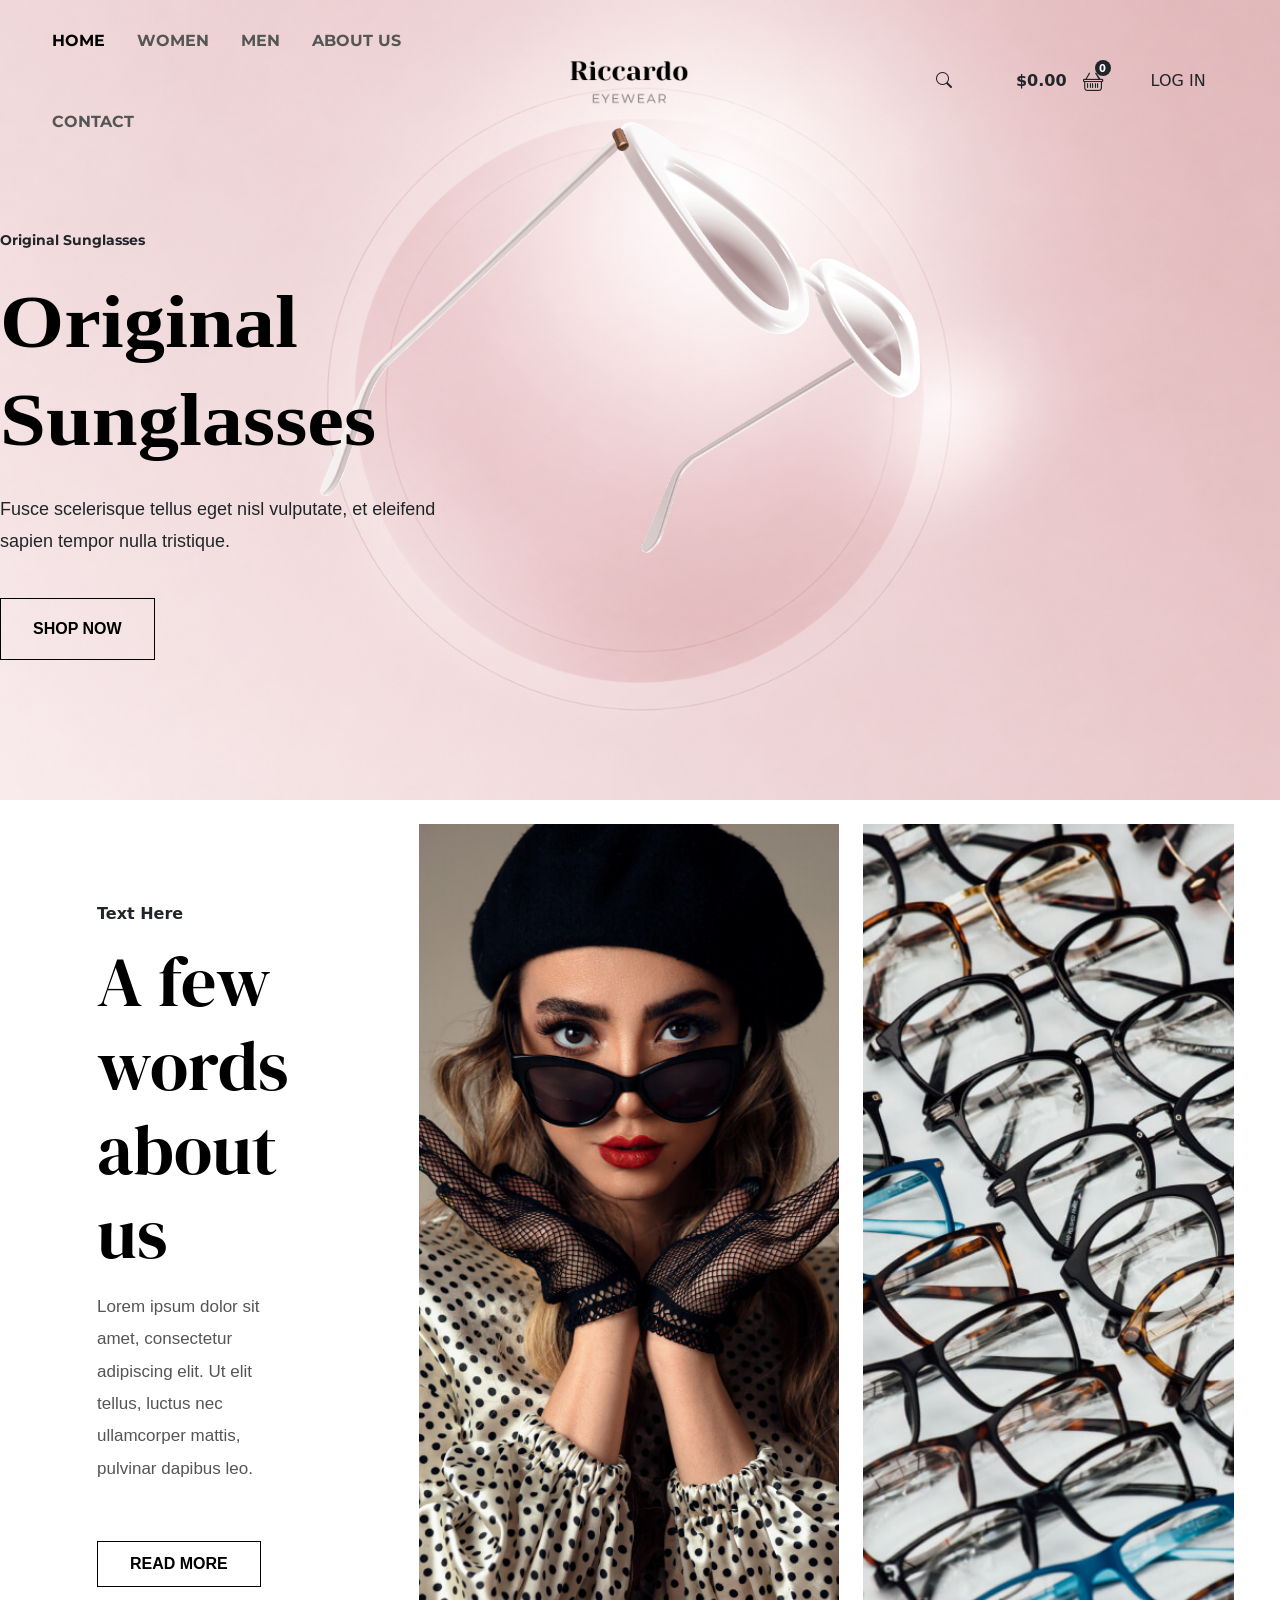
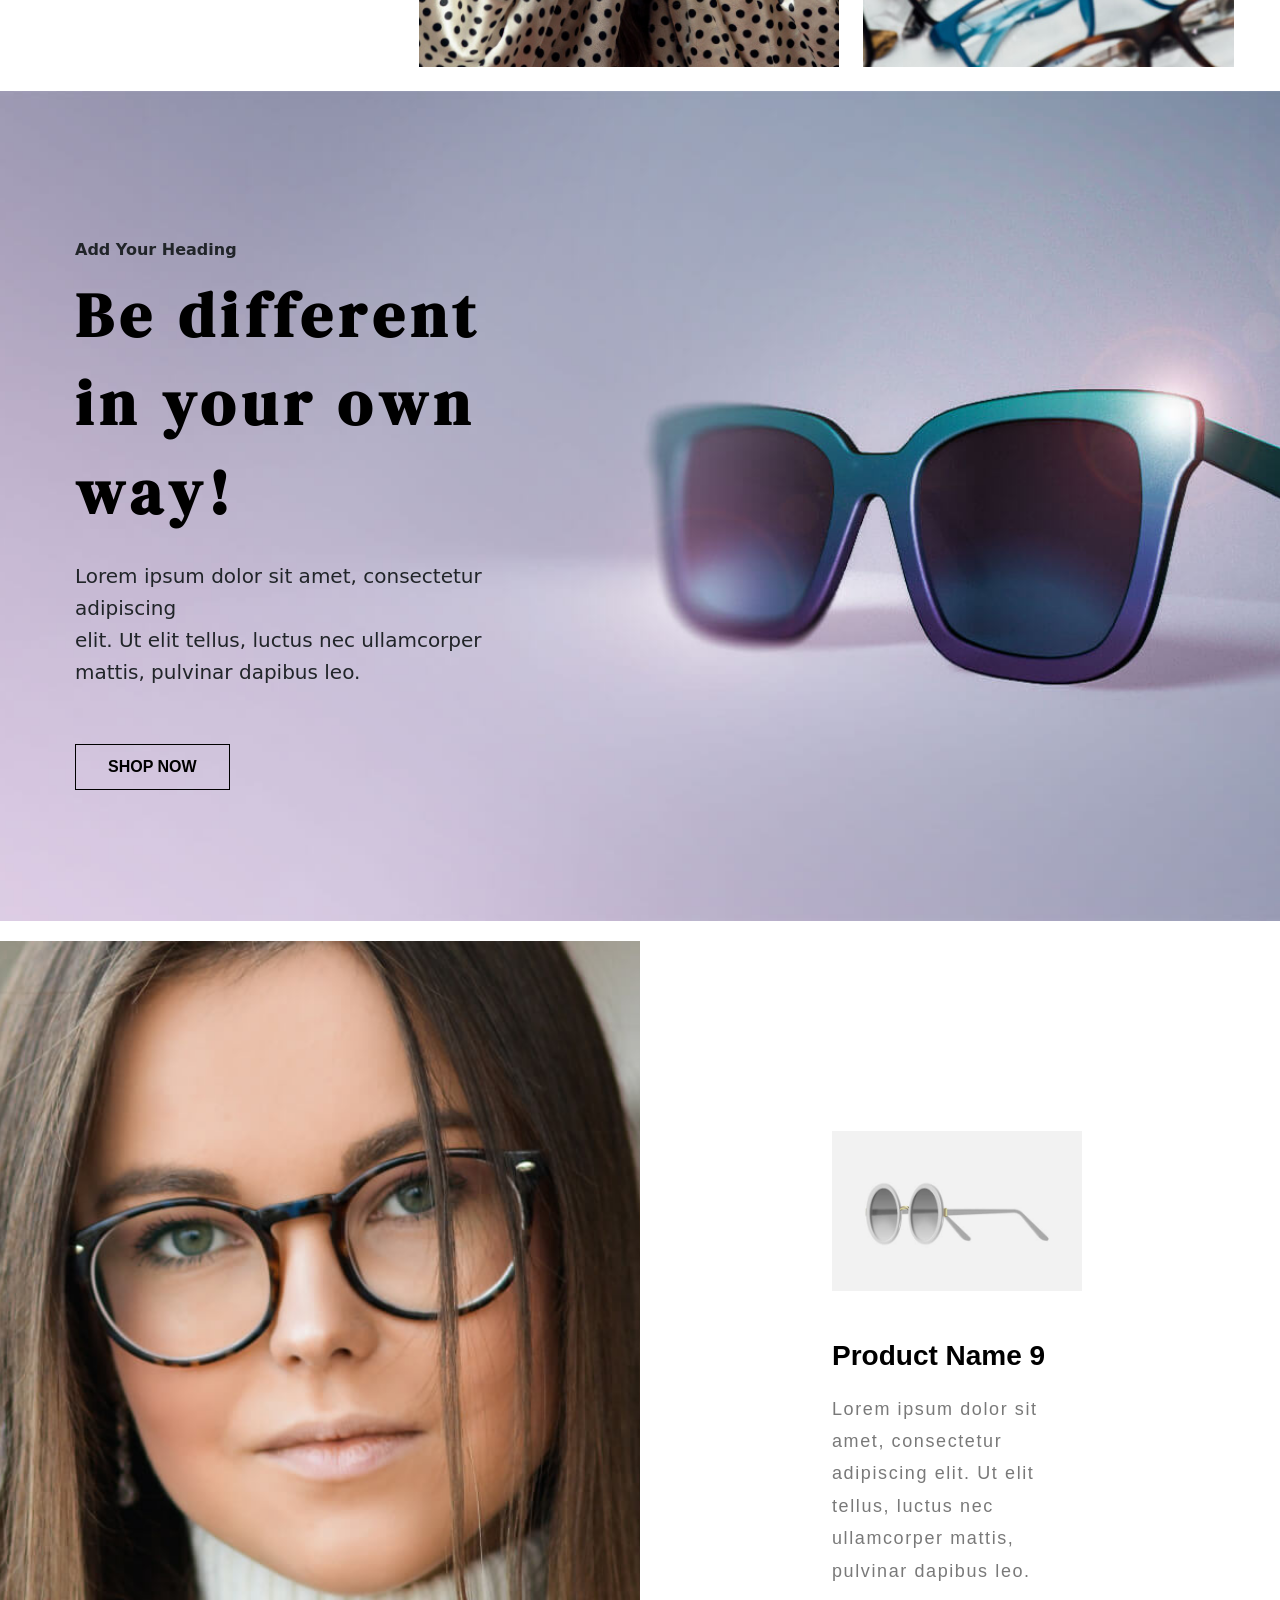
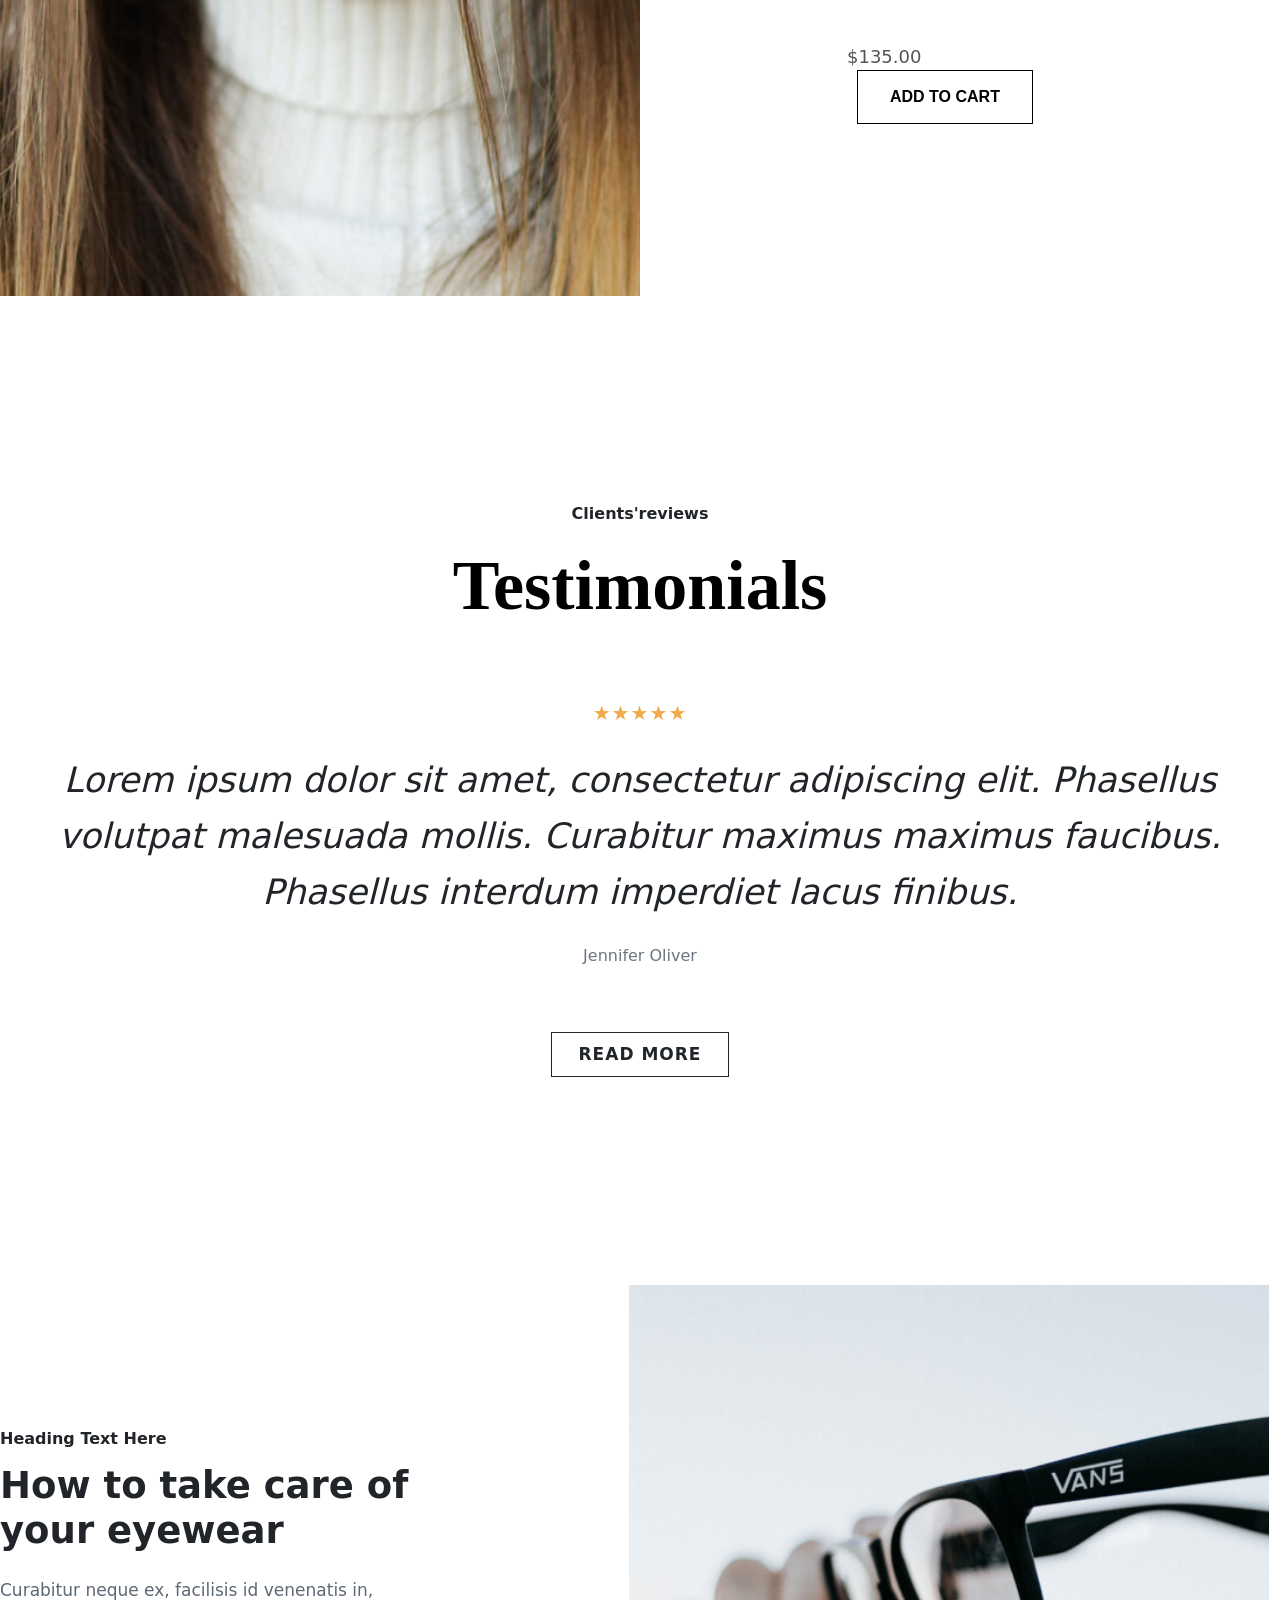
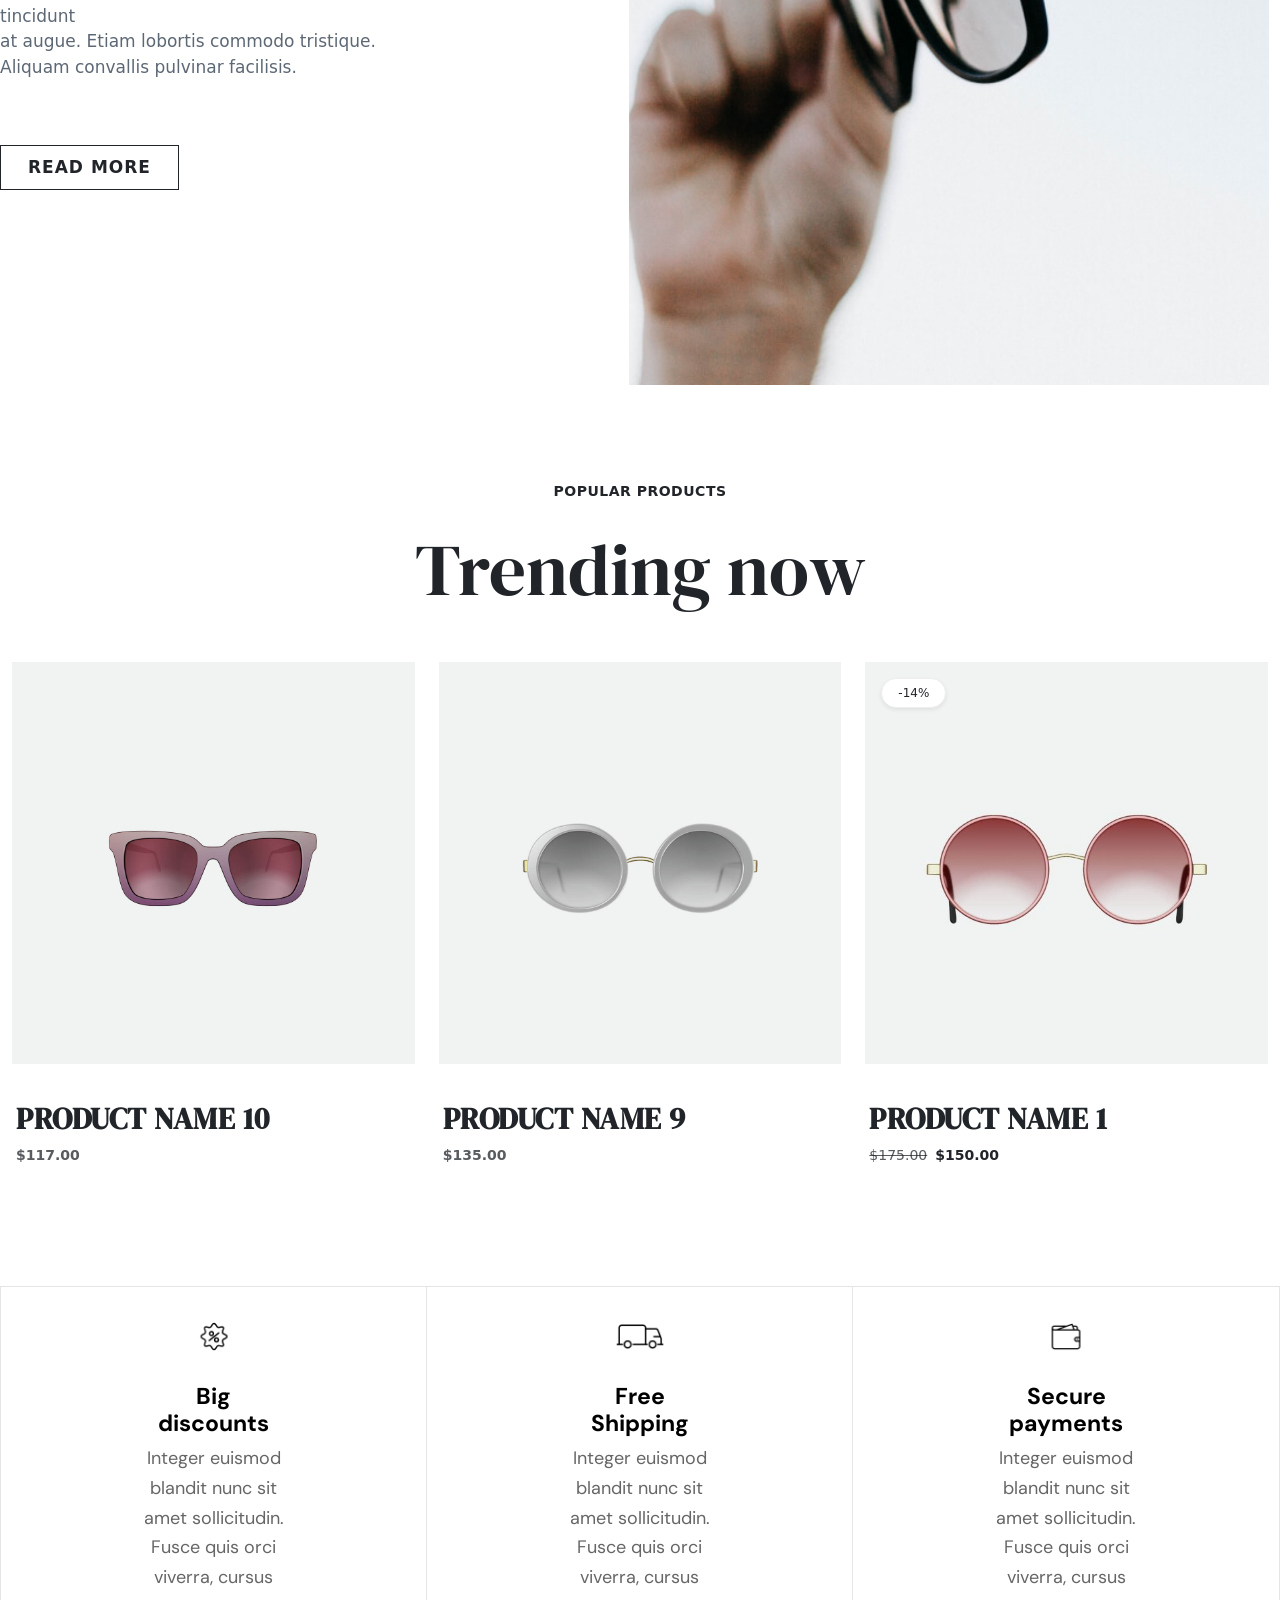
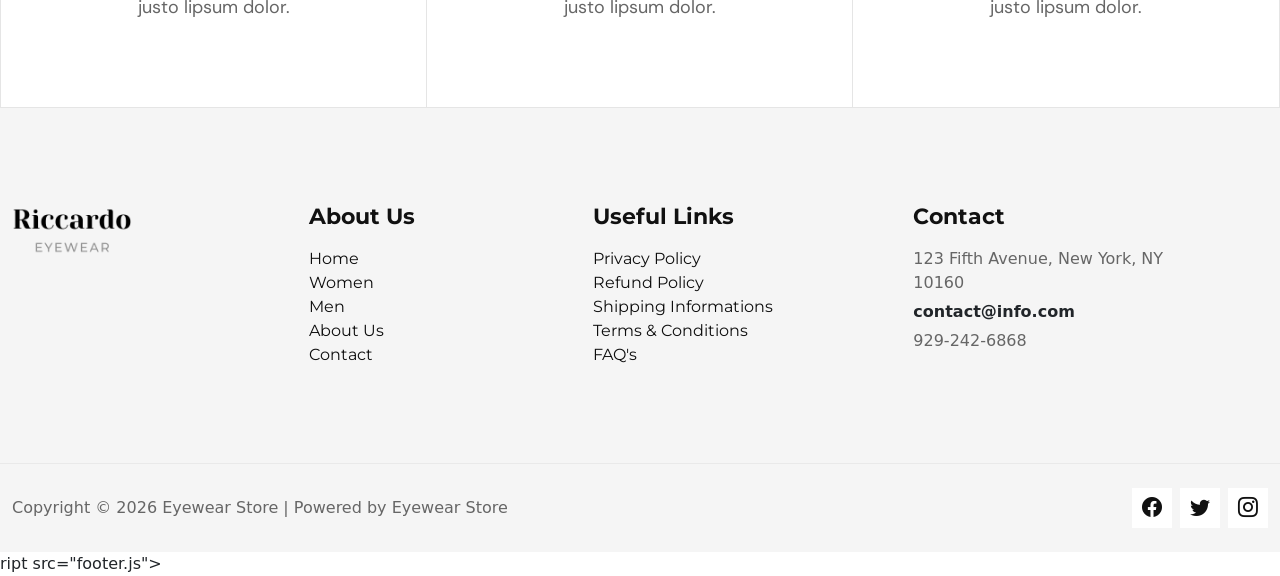
<file: index.html>
<!DOCTYPE html>
<html lang="en">

<head>
    <meta charset="UTF-8">
    <meta name="viewport" content="width=device-width, initial-scale=1.0">

    <title>Riccardo Eyewear - Premium Sunglasses & Eyewear</title>
    <meta name="description" content="Shop premium sunglasses and eyewear at Riccardo Eyewear. Discover original designs for men and women with free shipping.">
    <meta name="keywords" content="sunglasses, eyewear, men sunglasses, women sunglasses, premium eyewear, Riccardo Eyewear">
    <meta name="robots" content="index, follow">
    <link rel="canonical" href="https://www.riccardoeyewear.com/index.html">
    <!-- OpenGraph -->
    <meta property="og:type" content="website">
    <meta property="og:title" content="Riccardo Eyewear - Premium Sunglasses & Eyewear">
    <meta property="og:description" content="Shop premium sunglasses and eyewear at Riccardo Eyewear. Discover original designs for men and women with free shipping.">
    <meta property="og:url" content="https://www.riccardoeyewear.com/index.html">
    <meta property="og:image" content="https://www.riccardoeyewear.com/assets/website_logo.png">
    <meta property="og:site_name" content="Riccardo Eyewear">
    <!-- Twitter Card -->
    <meta name="twitter:card" content="summary_large_image">
    <meta name="twitter:title" content="Riccardo Eyewear - Premium Sunglasses & Eyewear">
    <meta name="twitter:description" content="Shop premium sunglasses and eyewear at Riccardo Eyewear. Discover original designs for men and women with free shipping.">
    <meta name="twitter:image" content="https://www.riccardoeyewear.com/assets/website_logo.png">

    <!-- Bootstrap 5 -->
    <link href="https://cdn.jsdelivr.net/npm/bootstrap@5.3.3/dist/css/bootstrap.min.css" rel="stylesheet">

    <!-- Bootstrap Icons -->
    <link rel="stylesheet" href="https://cdn.jsdelivr.net/npm/bootstrap-icons@1.11.3/font/bootstrap-icons.min.css">

    <link rel="preconnect" href="https://fonts.googleapis.com">
    <link rel="preconnect" href="https://fonts.gstatic.com" crossorigin>
    <link
        href="https://fonts.googleapis.com/css2?family=DM+Sans:wght@400;500;600;700&family=DM+Serif+Display&display=swap"
        rel="stylesheet">
    <link href="https://fonts.googleapis.com/css2?family=Montserrat:wght@400;500;600;700&display=swap" rel="stylesheet">

    <link
        href="https://fonts.googleapis.com/css2?family=DM+Sans:wght@400;500;600;700&family=DM+Serif+Display&display=swap"
        rel="stylesheet">
    <link href="https://fonts.googleapis.com/css2?family=Montserrat:wght@400;500;600;700&display=swap" rel="stylesheet">

    <!-- Your CSS -->
    <link rel="stylesheet" href="style.css">

    <!-- Header CSS -->
    <link rel="stylesheet" href="header.css">
    <!-- Footer CSS -->
    <link rel="stylesheet" href="footer.css">
    <!-- Product CSS (for Modal) -->
    <link rel="stylesheet" href="product.css">
</head>


<body>

    <header>

        <div class="container-fluid">

            <!-- HEADER NAVBAR -->
            <div id="header-nav"></div>


            <!-- ================= HERO SECTION ================= -->

            <div class="hero-section">

                <div class="row">

                    <div class="col-md-7 hero-content">

                        <!-- HERO IMAGE -->
                        <img src="assets/hero-02.png" alt="Sunglasses" class="hero-image">


                        <!-- HERO TEXT -->

                        <h6>
                            Original Sunglasses
                        </h6>

                        <h1>
                            Original <br>
                            Sunglasses
                        </h1>

                        <p>
                            Fusce scelerisque tellus eget nisl vulputate, et eleifend
                            <br>
                            sapien tempor nulla tristique.
                        </p>

                        <a href="#" class="shop-btn">
                            SHOP NOW
                        </a>

                    </div>

                </div>

            </div>


        </div>

    </header>


    <main>
        <div>


            <div id="div2" class="row g-0 align-items-stretch my-4">

                <!-- ABOUT CONTENT -->
                <div class="col-12 col-md-3 about-content me-5">

                    <div>
                        <h6 class="mb-3 fw-bold">Text Here</h6>

                        <h2>A few words about us</h2>

                        <div>
                            <p class="mt-3">
                                Lorem ipsum dolor sit amet, consectetur adipiscing elit.
                                Ut elit tellus, luctus nec ullamcorper mattis,
                                pulvinar dapibus leo.
                            </p>
                        </div>

                        <a href="#" class="read-btn">
                            READ MORE
                        </a>
                    </div>

                </div>


                <!-- ABOUT IMAGE -->
                <div class="col-12 col-md-4 about-image ms-4 me-4">
                </div>


                <!-- BACKGROUND IMAGE -->
                <div class="col-12 col-md-4 about-background">
                </div>

            </div>
        </div>

        <div class="div3 pt-4">

            <div class="content pe-1">

                <h6 class="fw-bold ">Add Your Heading</h6>

                <h2 class=" pt-1">Be different in your own way! </h2>

                <p class="fs-5 pt-3">Lorem ipsum dolor sit amet, consectetur adipiscing <br> elit. Ut elit tellus,
                    luctus nec ullamcorper
                    mattis, pulvinar dapibus leo.</p>

                <a href="#" class="read-btn">SHOP NOW</a>
            </div>

        </div>


        <div class="div4 row">


            <div class="col-md-6 backg">

            </div>

            <div class="col-md-6  ">

                <div class="div-content" id="featuredProductContent">
                    <a href="product-detail.html?id=9">
                        <img src="assets/bg-04.jpg" alt="sunglasses" id="featuredProductImg">
                    </a>

                    <a href="product-detail.html?id=9" class="text-decoration-none text-dark">
                        <h4 class="fw-bold pt-5" id="featuredProductName">
                            Product Name 9
                        </h4>
                    </a>

                    <div class="pera">
                        <p id="featuredProductDesc">Lorem ipsum dolor sit amet, consectetur adipiscing elit. Ut elit
                            tellus, luctus nec
                            ullamcorper mattis, pulvinar dapibus leo.</p>
                    </div>

                    <div class="product-price">
                        <bdi><span id="featuredProductPrice">$135.00</span></bdi>

                        <a href="#" id="featuredAddToCartBtn" class="btn"
                            onclick="addFeaturedProductToCart(event, this)">
                            ADD TO CART
                        </a>
                    </div>

                </div>

            </div>
        </div>


        <section class="container-fluid text-center py-2 testimonial-section">

            <h6 class="fw-bold mb-4">
                Clients'reviews
            </h6>

            <h1 class="testimonial-title fw-bold mb-5">
                Testimonials
            </h1>

            <!-- Stars -->
            <div class="stars mb-4">
                ★★★★★
            </div>

            <!-- Review -->
            <p class="review-text mb-4 px-2">
                Lorem ipsum dolor sit amet, consectetur adipiscing elit.
                Phasellus volutpat malesuada mollis. Curabitur maximus maximus
                faucibus. Phasellus interdum imperdiet lacus finibus.
            </p>

            <!-- Client Name -->
            <p class="text-secondary fs-6 mb-5">
                Jennifer Oliver
            </p>

            <!-- Button -->
            <a href="#" class="btn btn-outline-dark rounded-0 read-more mt-3">
                READ MORE
            </a>

        </section>

        <section class="care-section mb-5">

            <div class="container-fluid p-0 m-0">

                <div class="row g-0 p-0 m-0">

                    <!-- LEFT 50% -->
                    <div class="col-md-5 p-0 me-5">

                        <div class="care-content pe-5">

                            <h6 class="fw-bold mb-3">
                                Heading Text Here
                            </h6>

                            <h2 class="care-title fw-bold">
                                How to take care of<br>
                                your eyewear
                            </h2>

                            <p class="care-text pe-5">
                                Curabitur neque ex, facilisis id venenatis in, tincidunt <br>
                                at augue. Etiam lobortis commodo tristique. Aliquam
                                convallis pulvinar facilisis.
                            </p>

                            <a href="#" class="btn btn-outline-dark rounded-0 read-more">
                                READ MORE
                            </a>

                        </div>

                    </div>


                    <!-- RIGHT 50% -->
                    <div class="col-md-6 ms-5 ">

                        <div class="care-image"></div>

                    </div>

                </div>

            </div>

        </section>

        <!-- =========================================
             POPULAR PRODUCTS / TRENDING NOW SECTION
        ========================================== -->
        <section class="trending-section py-5 mt-5">
            <div class="container-fluid">
                <!-- Section Header -->
                <div class="text-center mb-5">
                    <span class="d-block text-uppercase fw-bold font-montserrat small mb-4"
                        style="letter-spacing: 0.5px;">Popular Products</span>
                    <h2 class="display-4 font-serif mb-0 trending-heading"
                        style="font-family: 'DM Serif Display', 'Yeseva One', serif; text-align: center;">Trending now
                    </h2>
                </div>

                <!-- Products Grid Row -->
                <div class="row g-4 justify-content-center" id="trendingProductsContainer">
                    <!-- Dynamically populated from product system -->
                </div>
            </div>
        </section>


        <div class="row g-0 facility-section mt-5 w-100 bg-white">

            <div
                class="col-12 col-md-4 facility d-flex flex-column align-items-center justify-content-center text-center bg-white">

                <img src="assets/icon-001.png" alt="Big discounts" class="facility-icon w-auto object-fit-contain">

                <h5 class="facility-heading text-center fw-bold text-black">Big<br>discounts</h5>
                <p class="facility-text text-center px-xl-4 mx-auto mb-0">Integer euismod blandit nunc sit amet
                    sollicitudin. Fusce quis orci viverra, cursus justo lipsum dolor.</p>
            </div>

            <div
                class="col-12 col-md-4 facility d-flex flex-column align-items-center justify-content-center text-center bg-white">

                <img src="assets/icon-002.png" alt="Free Shipping" class="facility-icon w-auto object-fit-contain">

                <h5 class="facility-heading text-center fw-bold text-black">Free<br>Shipping</h5>
                <p class="facility-text text-center px-xl-4 mx-auto mb-0">Integer euismod blandit nunc sit amet
                    sollicitudin. Fusce quis orci viverra, cursus justo lipsum dolor.</p>
            </div>

            <div
                class="col-12 col-md-4 facility d-flex flex-column align-items-center justify-content-center text-center bg-white">

                <img src="assets/icon-003.png" alt="Secure payments" class="facility-icon w-auto object-fit-contain">

                <h5 class="facility-heading text-center fw-bold text-black">Secure<br>payments</h5>
                <p class="facility-text text-center px-xl-4 mx-auto mb-0">Integer euismod blandit nunc sit amet
                    sollicitudin. Fusce quis orci viverra, cursus justo lipsum dolor.</p>
            </div>

        </div>


    </main>

    <!-- FOOTER NAVBAR -->
    <div id="footer-nav"></div>


    <!-- Bootstrap JavaScript -->
    <script src="https://cdn.jsdelivr.net/npm/bootstrap@5.3.3/dist/js/bootstrap.bundle.min.js"></script>
    <script src="product.js"></script>

    <!-- CART OVERLAY -->
    <div class="cart-overlay" id="cartOverlay" onclick="closeCartPanel()"></div>

    <!-- CART PANEL -->
    <div class="cart-panel bg-white d-flex flex-column" id="cartPanel">
        <div class="d-flex justify-content-between align-items-center px-4 py-3 border-bottom">
            <h6 class="mb-0 fw-bold text-uppercase">Shopping Cart</h6>
            <button class="btn btn-link text-dark p-0 fs-5 text-decoration-none"
                onclick="closeCartPanel()">&#x2715;</button>
        </div>
        <div class="flex-grow-1 overflow-auto px-4 py-3" id="cartPanelItems"></div>
        <div class="border-top px-4 py-3">
            <div class="d-flex justify-content-between fw-semibold mb-3 pb-3 border-bottom">
                <span>Subtotal:</span>
                <span id="cartPanelSubtotal">$0.00</span>
            </div>
            <button class="btn btn-outline-dark w-100 fw-bold text-uppercase mb-2 cart-btn">VIEW CART</button>
            <button class="btn btn-outline-dark w-100 fw-bold text-uppercase cart-btn">CHECKOUT</button>
        </div>
    </div>

    <!-- Header JS -->
    <script src="header.js"></script>

    <!-- PRODUCT DETAILS MODAL (Identical structure to product.html) -->
    <div class="modal fade product-modal" id="productModal" tabindex="-1" aria-labelledby="productModalLabel"
        aria-hidden="true">
        <div class="modal-dialog modal-xl modal-dialog-centered">
            <div class="modal-content">
                <button type="button" class="btn-close position-absolute top-0 end-0 m-4 z-3" data-bs-dismiss="modal"
                    aria-label="Close"></button>
                <div class="modal-body">
                    <div class="row g-0">
                        <div class="col-12 col-md-6 d-flex">
                            <div class="modal-product-image w-100">
                                <div id="modalCarousel" class="carousel slide h-100" data-bs-ride="carousel"
                                    data-bs-interval="5000">
                                    <div id="modalCarouselInner" class="carousel-inner h-100">
                                        <!-- Carousel images generated dynamically -->
                                    </div>
                                    <button class="carousel-control-prev" type="button" data-bs-target="#modalCarousel"
                                        data-bs-slide="prev">
                                        <span class="carousel-control-prev-icon"></span>
                                    </button>
                                    <button class="carousel-control-next" type="button" data-bs-target="#modalCarousel"
                                        data-bs-slide="next">
                                        <span class="carousel-control-next-icon"></span>
                                    </button>
                                </div>
                            </div>
                        </div>
                        <div class="col-12 col-md-6 pb-5">
                            <div class="modal-product-details">
                                <div id="modalProductCategoryTop" class="modal-category-top">WOMEN</div>
                                <h2 id="productModalLabel" class="modal-product-title fw-bolder">Product Title</h2>
                                <div class="modal-price-shipping">
                                    <span id="modalProductPrice" class="modal-price">$0.00</span>
                                    <span class="modal-shipping">&amp; Free Shipping</span>
                                </div>
                                <div id="modalProductDescription" class="modal-description">
                                    <!-- Product description paragraphs generated dynamically -->
                                </div>
                                <div class="modal-category-bottom">
                                    <strong>Category:</strong>
                                    <span id="modalProductCategoryBottom">Women</span>
                                </div>
                            </div>
                        </div>
                    </div>
                </div>
            </div>
        </div>
    </div>

    <!-- TRENDING PRODUCTS STYLES & DYNAMIC LOADER -->
    <style>
        .trending-img-box {
            position: relative;
            background-color: #f4f4f4;
            aspect-ratio: 1 / 1;
            overflow: hidden;
        }

        .trending-img-box img {
            transition: opacity 0.3s ease;
        }

        .trending-img-box .hover-img {
            opacity: 0;
        }

        .trending-card:hover .normal-img {
            opacity: 0;
        }

        .trending-card:hover .hover-img {
            opacity: 1;
        }

        .trending-actions {
            opacity: 0;
            transform: translateX(10px);
            transition: all 0.3s ease;
        }

        .trending-card:hover .trending-actions {
            opacity: 1;
            transform: translateX(0);
        }

        @media (hover: none) {
            .trending-actions {
                opacity: 1;
                transform: none;
            }
        }
    </style>
    <script>
        (function loadHomepageProducts() {
            getProducts().then(allProducts => {
                if (!allProducts || allProducts.length === 0) return;

                // Feature Section (Product 9)
                const prod9 = findProduct(9);
                if (prod9) {
                    const nameEl = document.getElementById('featuredProductName');
                    const priceEl = document.getElementById('featuredProductPrice');
                    if (nameEl) nameEl.textContent = prod9.name;
                    if (priceEl) priceEl.textContent = '$' + prod9.price.toFixed(2);
                }

                // Select 3 products for Trending Now (IDs 10, 9, 1)
                const selected = [
                    findProduct(10) || allProducts[9] || allProducts[0],
                    findProduct(9) || allProducts[8] || allProducts[1],
                    findProduct(1) || allProducts[0]
                ];

                const container = document.getElementById('trendingProductsContainer');
                if (!container) return;

                container.innerHTML = '';

                selected.forEach(product => {
                    let badgeHtml = '';
                    let priceHtml = `<span class="fw-bold text-muted">$${product.price.toFixed(2)}</span>`;

                    if (product.oldPrice && product.oldPrice > product.price) {
                        const discountText = product.discount || `-${Math.round(((product.oldPrice - product.price) / product.oldPrice) * 100)}%`;
                        badgeHtml = `<span class="badge bg-white text-dark rounded-pill shadow-sm position-absolute top-0 start-0 m-3 px-3 py-2 fw-normal" style="border:1px solid #eee; font-size:12px;">${discountText}</span>`;
                        priceHtml = `<span class="text-muted text-decoration-line-through me-2">$${product.oldPrice.toFixed(2)}</span><span class="fw-bold text-dark">$${product.price.toFixed(2)}</span>`;
                    }

                    const col = document.createElement('div');
                    col.className = 'col-12 col-md-6 col-lg-4';
                    col.innerHTML = `
                        <div class="trending-card mb-4">
                            <div class="trending-img-box position-relative">
                                <a href="product-detail.html?id=${product.id}">
                                <img src="${product.imageA}" alt="${product.name}" class="normal-img position-absolute top-0 start-0 w-100 h-100 object-fit-cover">
                                <img src="${product.imageB || product.imageA}" alt="${product.name}" class="hover-img position-absolute top-0 start-0 w-100 h-100 object-fit-cover">
                                </a>
                                
                                ${badgeHtml}

                                <div class="trending-actions position-absolute top-0 end-0 d-flex flex-column gap-2 me-2 mt-2 z-2">
                                    <button type="button" class="btn btn-light rounded-circle shadow-sm d-flex align-items-center justify-content-center" style="width:38px;height:38px;" title="Add to cart" onclick='addToCart(${product.id}, this)'>
                                        <i class="bi bi-basket" style="font-size:14px;"></i>
                                    </button>
                                    <button type="button" class="btn btn-light rounded-circle shadow-sm d-flex align-items-center justify-content-center" style="width:38px;height:38px;" title="View product" onclick="openProduct(${product.id})">
                                        <i class="bi bi-eye" style="font-size:14px;"></i>
                                    </button>
                                </div>
                            </div>
                            <div class="pt-3">
                                <a href="product-detail.html?id=${product.id}" class="text-decoration-none text-dark">
                                    <div class="product-name text-uppercase">${product.name}</div>
                                </a>
                                <div class="product-card-price mt-1">${priceHtml}</div>
                            </div>
                        </div>
                    `;
                    container.appendChild(col);
                });
            }).catch(err => console.error("Error loading homepage products from product.js:", err));
        })();

        function addFeaturedProductToCart(e, btn) {
            if (e) e.preventDefault();
            addToCart(9, btn);
        }
    </script>

    <!-- Footer JS -->
    <script src="footer.js"></script>

</body>

</html>ript src="footer.js"></script>

</body>

</html>
</file>
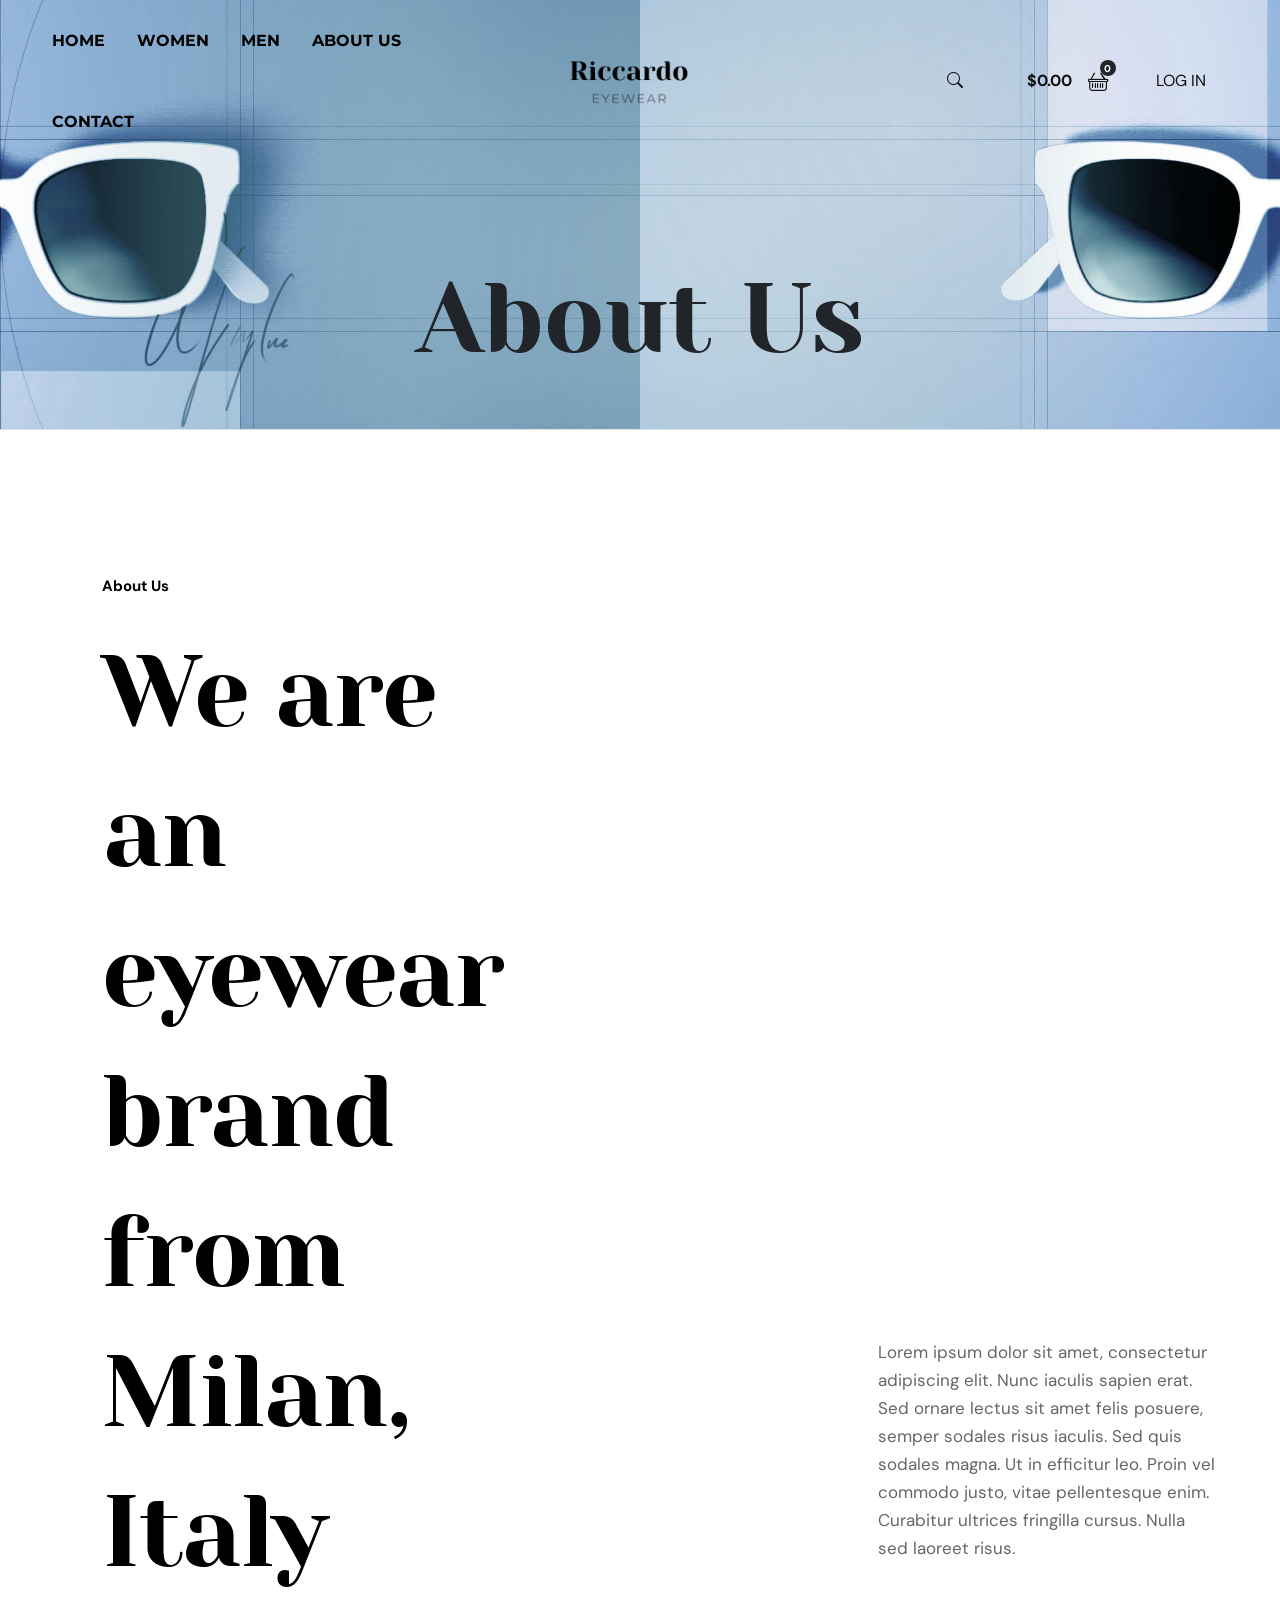
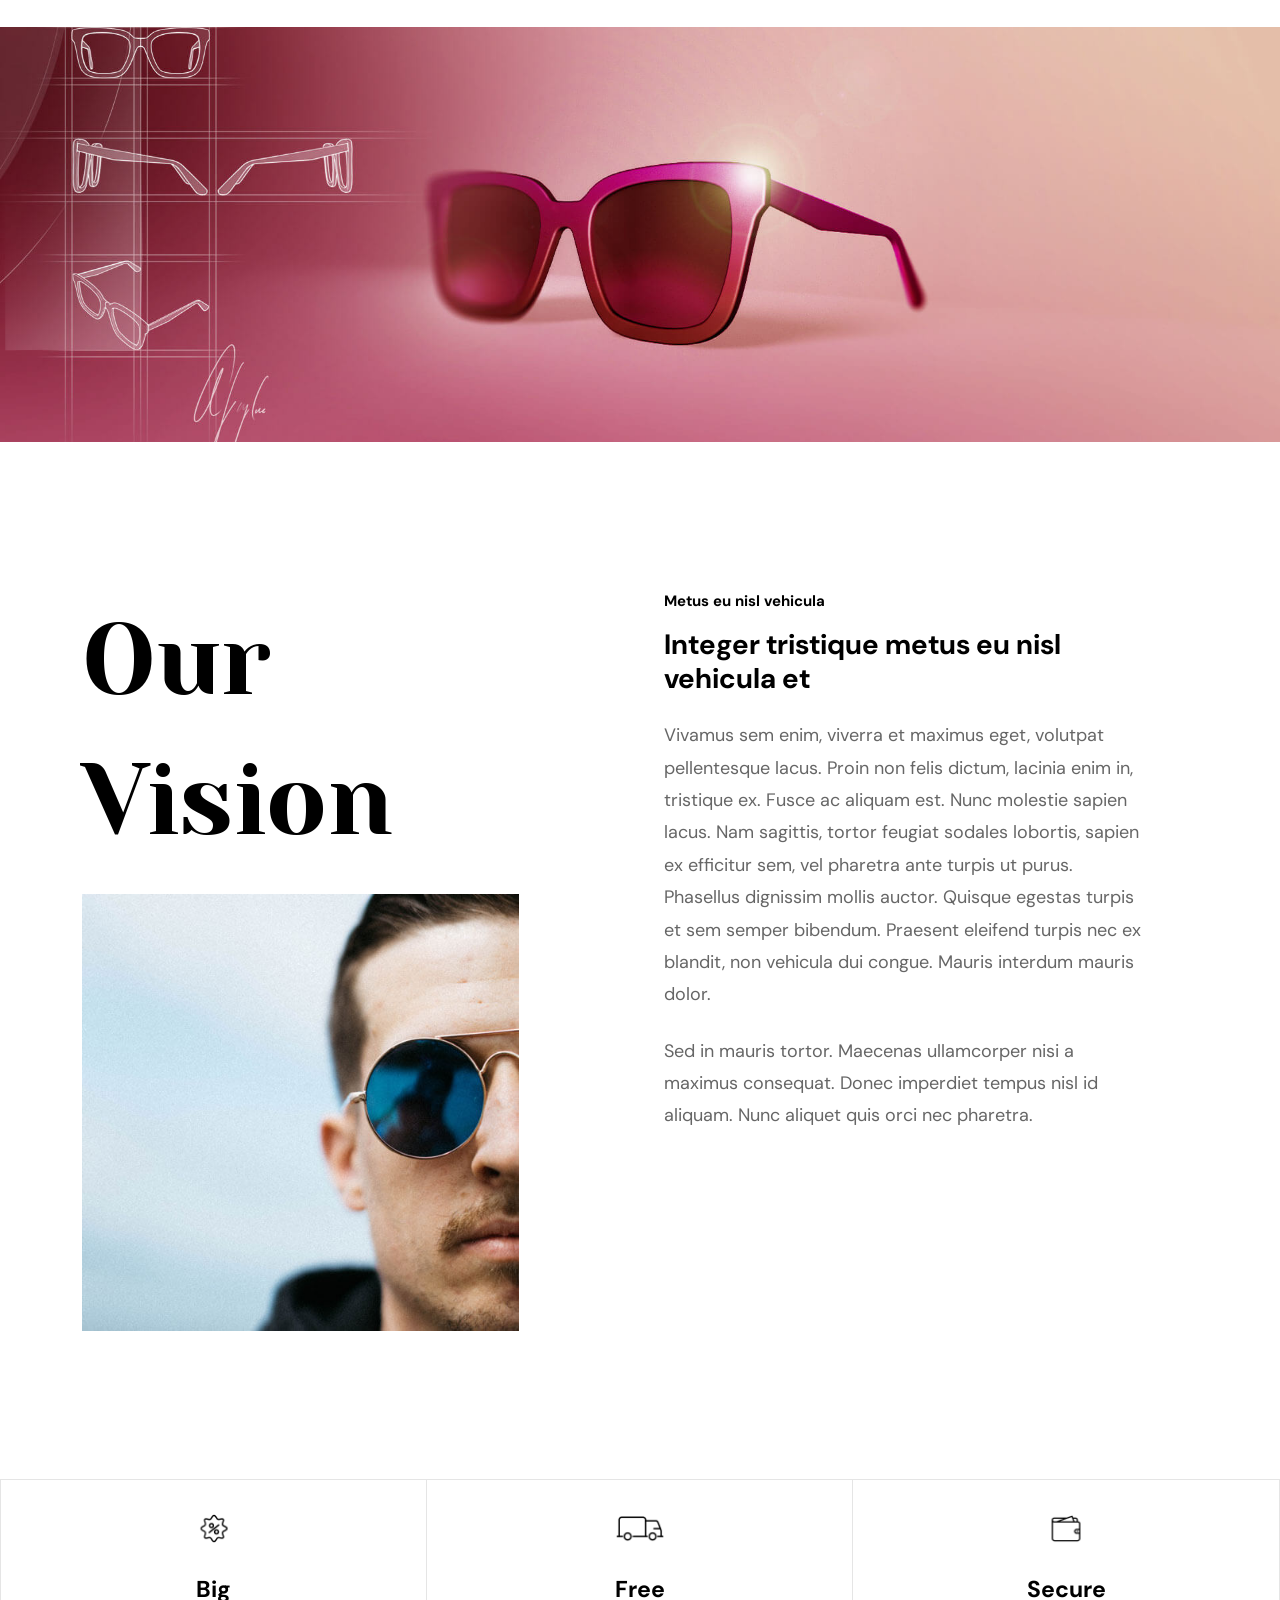
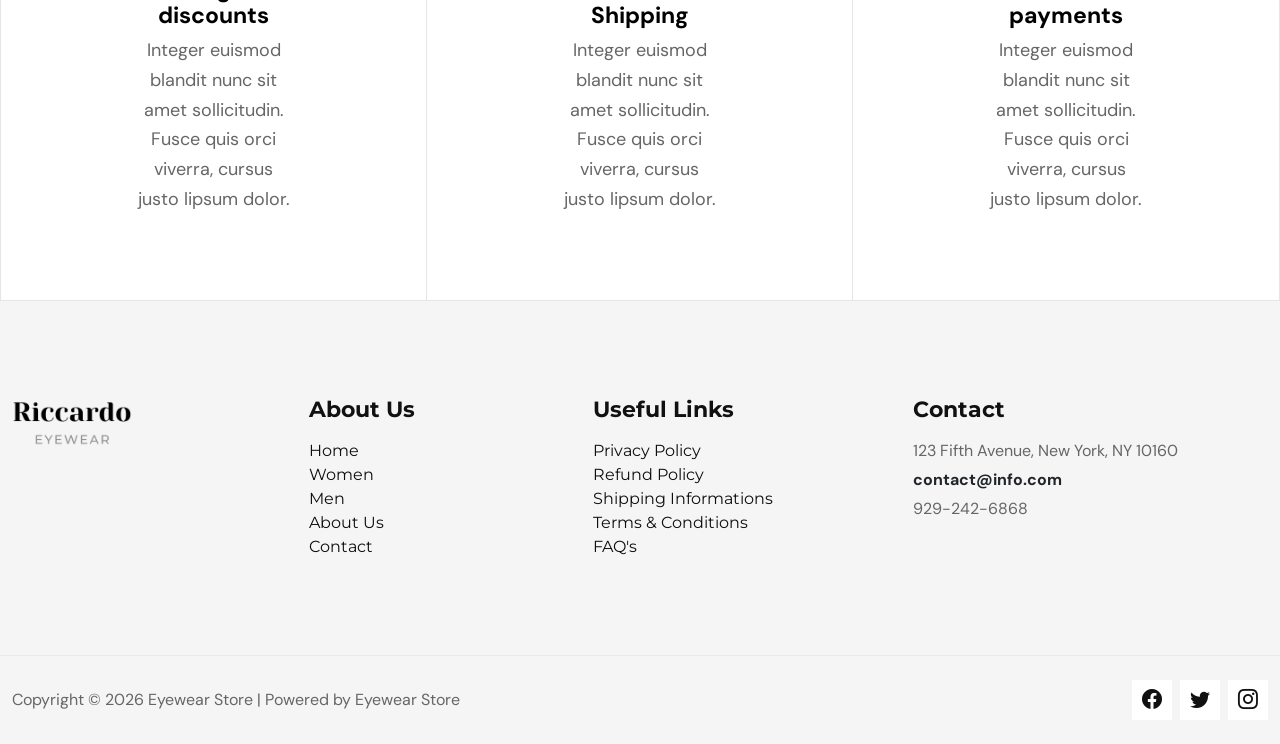
<file: about-us.html>
<!DOCTYPE html>
<html lang="en">

<head>
    <meta charset="UTF-8">
    <meta name="viewport" content="width=device-width, initial-scale=1.0">
    <title>About Us - Riccardo Eyewear</title>

    <!-- Bootstrap 5 -->
    <link href="https://cdn.jsdelivr.net/npm/bootstrap@5.3.3/dist/css/bootstrap.min.css" rel="stylesheet">

    <!-- Bootstrap Icons -->
    <link rel="stylesheet" href="https://cdn.jsdelivr.net/npm/bootstrap-icons@1.11.3/font/bootstrap-icons.min.css">

    <!-- Google Fonts -->
    <link rel="preconnect" href="https://fonts.googleapis.com">
    <link rel="preconnect" href="https://fonts.gstatic.com" crossorigin>
    <link href="https://fonts.googleapis.com/css2?family=DM+Sans:wght@400;500;600;700&family=DM+Serif+Display&family=Montserrat:wght@400;500;600;700&family=Yeseva+One&display=swap" rel="stylesheet">

    <!-- CSS Links -->
    <link rel="stylesheet" href="header.css">
    <link rel="stylesheet" href="footer.css">
    <link rel="stylesheet" href="about.css">
</head>

<body>

    <!-- HEADER NAVBAR -->
    <header class="border-bottom d-flex flex-column justify-content-between" id="main_div">
        <div class="container-fluid">
            <div id="header-nav"></div>
        </div>

        <h1 class="text-dark text-center fw-normal">About Us</h1>
    </header>

    <!-- SLIDE-OUT CART PANEL DRAWER -->
    <div class="cart-overlay" id="cartOverlay" onclick="closeCartPanel()"></div>
    <div class="cart-panel bg-white d-flex flex-column" id="cartPanel">
        <div class="d-flex justify-content-between align-items-center px-4 py-3 border-bottom">
            <h6 class="mb-0 fw-bold text-uppercase">Shopping Cart</h6>
            <button class="btn btn-link text-dark p-0 fs-5 text-decoration-none" onclick="closeCartPanel()">&#x2715;</button>
        </div>
        <div class="flex-grow-1 overflow-auto px-4 py-3" id="cartPanelItems"></div>
        <div class="border-top px-4 py-3">
            <div class="d-flex justify-content-between fw-semibold mb-3 pb-3 border-bottom">
                <span>Subtotal:</span>
                <span id="cartPanelSubtotal">$0.00</span>
            </div>
            <button class="btn btn-outline-dark w-100 fw-bold text-uppercase mb-2 cart-btn" onclick="window.location.href='cart.html'">VIEW CART</button>
            <button class="btn btn-outline-dark w-100 fw-bold text-uppercase cart-btn" onclick="window.location.href='checkout.html'">CHECKOUT</button>
        </div>
    </div>

    <!-- MAIN ABOUT US CONTENT SECTION -->
    <main>
        <!-- ABOUT US CONTENT -->
        <section class="about-us-section bg-white">
            <div class="container">
                <div class="row align-items-end g-4 g-lg-5">
                    <!-- Left Column: Heading -->
                    <div class="col-12 col-md-6 col-lg-7">
                        <div class="about-subheading fw-bold text-black text-capitalize mb-3 mb-md-4">About us</div>
                        <h1 class="about-heading text-black fw-normal mb-0 text-break">
                            We are an<br>
                            eyewear brand<br>
                            from Milan,<br>
                            Italy
                        </h1>
                    </div>
                    <!-- Right Column: Description Paragraph -->
                    <div class="col-12 col-md-6 col-lg-4 offset-lg-1 align-self-end pb-lg-1">
                        <p class="about-text mb-0">
                            Lorem ipsum dolor sit amet, consectetur adipiscing elit. Nunc iaculis sapien erat. Sed ornare lectus sit amet felis posuere, semper sodales risus iaculis. Sed quis sodales magna. Ut in efficitur leo. Proin vel commodo justo, vitae pellentesque enim. Curabitur ultrices fringilla cursus. Nulla sed laoreet risus.
                        </p>
                    </div>
                </div>
            </div>
        </section>

        <div class="img w-100 mb-xl-5">

        </div>

        
        <!-- OUR VISION SECTION -->
        <section class="vision-section bg-white">
            <div class="container">
                <div class="row align-items-start g-4 g-lg-5">
                    <!-- Left Column: Heading & Image -->
                    <div class="col-12 col-md-6 col-lg-5">
                        <h2 class="vision-heading text-black fw-normal mb-4">
                            Our<br>
                            Vision
                        </h2>
                        <img src="assets/about-03.jpg" alt="Our Vision" class="vision-img img-fluid d-block object-fit-cover">
                    </div>
                    <!-- Right Column: Text Content -->
                    <div class="col-12 col-md-6 col-lg-6 offset-lg-1 pt-2 pt-md-0">
                        <div class="vision-subheading fw-bold text-black">Metus eu nisl vehicula</div>
                        <h3 class="vision-title-right fw-bold text-black mb-3 mb-md-4">
                            Integer tristique metus eu nisl<br class="d-none d-sm-inline"> vehicula et
                        </h3>
                        <p class="vision-paragraph mb-4">
                            Vivamus sem enim, viverra et maximus eget, volutpat pellentesque lacus. Proin non felis dictum, lacinia enim in, tristique ex. Fusce ac aliquam est. Nunc molestie sapien lacus. Nam sagittis, tortor feugiat sodales lobortis, sapien ex efficitur sem, vel pharetra ante turpis ut purus. Phasellus dignissim mollis auctor. Quisque egestas turpis et sem semper bibendum. Praesent eleifend turpis nec ex blandit, non vehicula dui congue. Mauris interdum mauris dolor.
                        </p>
                        <p class="vision-paragraph mb-0">
                            Sed in mauris tortor. Maecenas ullamcorper nisi a maximus consequat. Donec imperdiet tempus nisl id aliquam. Nunc aliquet quis orci nec pharetra.
                        </p>
                    </div>
                </div>
            </div>
        </section>

        <div class="row g-0 facility-section mt-5 w-100 bg-white">
    
            <div class="col-12 col-md-4 facility d-flex flex-column align-items-center justify-content-center text-center bg-white">
    
                <img src="assets/icon-001.png" alt="Big discounts" class="facility-icon w-auto object-fit-contain">
    
                <h5 class="facility-heading text-center fw-bold text-black">Big<br>discounts</h5>
                <p class="facility-text text-center px-xl-4 mx-auto mb-0">Integer euismod blandit nunc sit amet sollicitudin. Fusce quis orci viverra, cursus justo lipsum dolor.</p>
            </div>

            <div class="col-12 col-md-4 facility d-flex flex-column align-items-center justify-content-center text-center bg-white">
    
                <img src="assets/icon-002.png" alt="Free Shipping" class="facility-icon w-auto object-fit-contain">
    
                <h5 class="facility-heading text-center fw-bold text-black">Free<br>Shipping</h5>
                <p class="facility-text text-center px-xl-4 mx-auto mb-0">Integer euismod blandit nunc sit amet sollicitudin. Fusce quis orci viverra, cursus justo lipsum dolor.</p>
            </div>

            <div class="col-12 col-md-4 facility d-flex flex-column align-items-center justify-content-center text-center bg-white">
    
                <img src="assets/icon-003.png" alt="Secure payments" class="facility-icon w-auto object-fit-contain">
    
                <h5 class="facility-heading text-center fw-bold text-black">Secure<br>payments</h5>
                <p class="facility-text text-center px-xl-4 mx-auto mb-0">Integer euismod blandit nunc sit amet sollicitudin. Fusce quis orci viverra, cursus justo lipsum dolor.</p>
            </div>
    
        </div>
    </main>
    
    <!-- FOOTER NAVBAR -->
    <div id="footer-nav"></div>

    <!-- JavaScript Files -->
    <script src="https://cdn.jsdelivr.net/npm/bootstrap@5.3.3/dist/js/bootstrap.bundle.min.js"></script>
    <script src="header.js"></script>
    <script src="footer.js"></script>

</body>

</html>
</file>
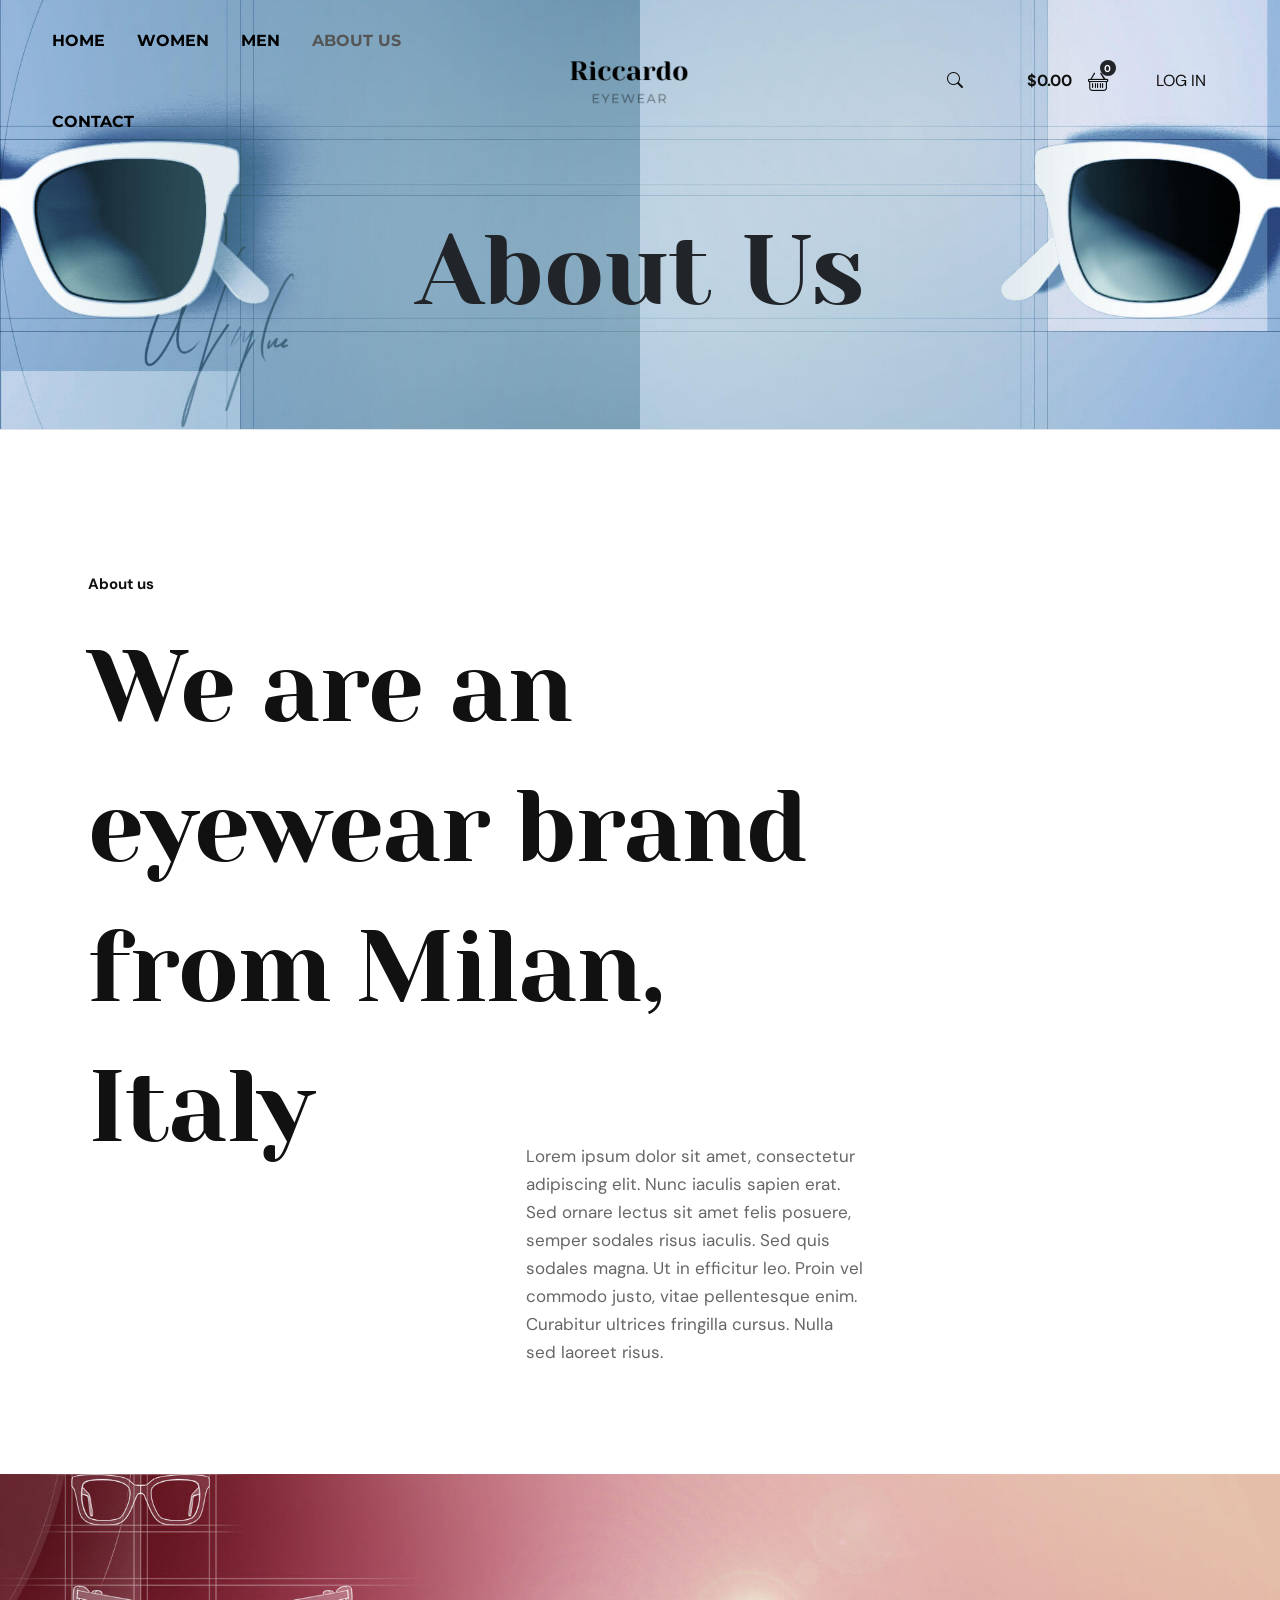
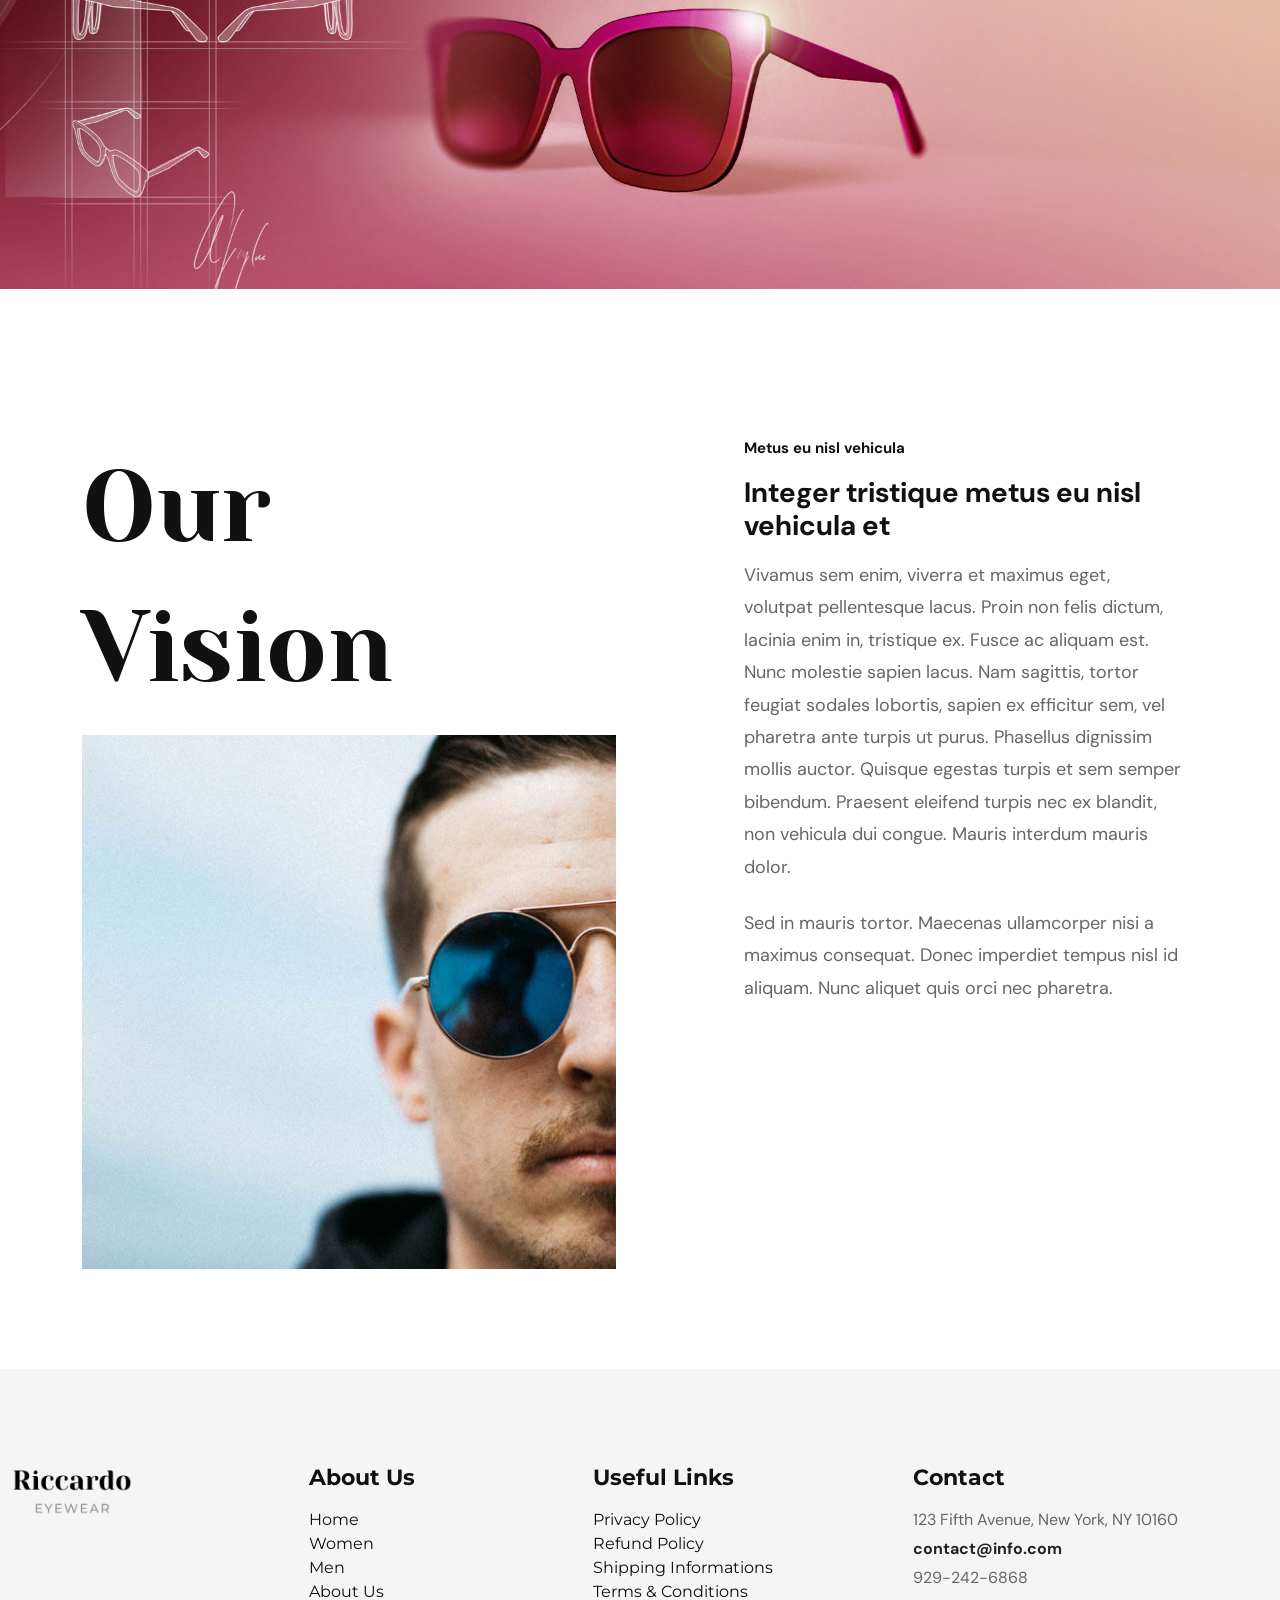
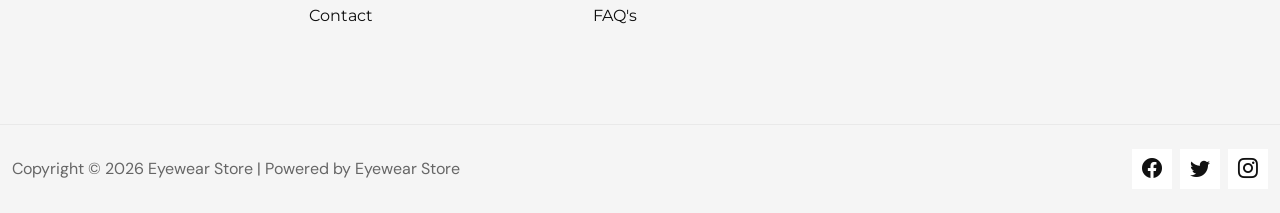
<file: about.html>
<!DOCTYPE html>
<html lang="en">

<head>
    <meta charset="UTF-8">
    <meta name="viewport" content="width=device-width, initial-scale=1.0">
    <title>About Us - Riccardo Eyewear</title>
    <meta name="description" content="Learn about Riccardo Eyewear, a premium eyewear brand from Milan, Italy. Discover our vision and craftsmanship.">
    <meta name="keywords" content="about Riccardo Eyewear, eyewear brand Milan, Italian sunglasses">
    <meta name="robots" content="index, follow">
    <link rel="canonical" href="https://www.riccardoeyewear.com/about.html">
    <!-- OpenGraph -->
    <meta property="og:type" content="website">
    <meta property="og:title" content="About Us - Riccardo Eyewear">
    <meta property="og:description" content="Learn about Riccardo Eyewear, a premium eyewear brand from Milan, Italy. Discover our vision and craftsmanship.">
    <meta property="og:url" content="https://www.riccardoeyewear.com/about.html">
    <meta property="og:image" content="https://www.riccardoeyewear.com/assets/website_logo.png">
    <meta property="og:site_name" content="Riccardo Eyewear">
    <!-- Twitter Card -->
    <meta name="twitter:card" content="summary_large_image">
    <meta name="twitter:title" content="About Us - Riccardo Eyewear">
    <meta name="twitter:description" content="Learn about Riccardo Eyewear, a premium eyewear brand from Milan, Italy. Discover our vision and craftsmanship.">
    <meta name="twitter:image" content="https://www.riccardoeyewear.com/assets/website_logo.png">

    <!-- Bootstrap 5 -->
    <link href="https://cdn.jsdelivr.net/npm/bootstrap@5.3.3/dist/css/bootstrap.min.css" rel="stylesheet">

    <!-- Bootstrap Icons -->
    <link rel="stylesheet" href="https://cdn.jsdelivr.net/npm/bootstrap-icons@1.11.3/font/bootstrap-icons.min.css">

    <!-- Google Fonts -->
    <link rel="preconnect" href="https://fonts.googleapis.com">
    <link rel="preconnect" href="https://fonts.gstatic.com" crossorigin>
    <link
        href="https://fonts.googleapis.com/css2?family=DM+Sans:wght@400;500;600;700&family=DM+Serif+Display&family=Montserrat:wght@400;500;600;700&family=Yeseva+One&display=swap"
        rel="stylesheet">

    <!-- CSS Links -->
    <link rel="stylesheet" href="header.css">
    <link rel="stylesheet" href="footer.css">
    <link rel="stylesheet" href="about.css">
</head>

<body>

    <!-- HEADER NAVBAR -->
    <header class="border-bottom" id="main_div">
        <div class="container-fluid">
            <div id="header-nav"></div>
        </div>

        <h1 class="text-dark text-center">About Us</h1>
    </header>

    <!-- SLIDE-OUT CART PANEL DRAWER -->
    <div class="cart-overlay" id="cartOverlay" onclick="closeCartPanel()"></div>
    <div class="cart-panel bg-white d-flex flex-column" id="cartPanel">
        <div class="d-flex justify-content-between align-items-center px-4 py-3 border-bottom">
            <h6 class="mb-0 fw-bold text-uppercase">Shopping Cart</h6>
            <button class="btn btn-link text-dark p-0 fs-5 text-decoration-none"
                onclick="closeCartPanel()">&#x2715;</button>
        </div>
        <div class="flex-grow-1 overflow-auto px-4 py-3" id="cartPanelItems"></div>
        <div class="border-top px-4 py-3">
            <div class="d-flex justify-content-between fw-semibold mb-3 pb-3 border-bottom">
                <span>Subtotal:</span>
                <span id="cartPanelSubtotal">$0.00</span>
            </div>
            <button class="btn btn-outline-dark w-100 fw-bold text-uppercase mb-2 cart-btn"
                onclick="window.location.href='cart.html'">VIEW CART</button>
            <button class="btn btn-outline-dark w-100 fw-bold text-uppercase cart-btn"
                onclick="window.location.href='checkout.html'">CHECKOUT</button>
        </div>
    </div>

    <!-- MAIN ABOUT US CONTENT SECTION -->
    <main>
        <!-- ABOUT US CONTENT -->
        <section class="about-us-section mb-5">
            <div class="container-fluid px-5">

                <div class="row position-relative">

                    <!-- HEADING -->
                    <div class=" position-relative">
                        <h6 class="about-subheading fw-bold mb-4">
                            About us
                        </h6>

                        <div>

                            <h1 class="about-heading mb-0">
                                We are an
                                eyewear brand
                                from Milan,
                                Italy
                            </h1>
                        </div>
                    </div>

                    <!-- PARAGRAPH -->
                    <div class="col-12 col-xl-4 pe-5 offset-lg-1 about-paragraph-column">
                        <p class="about-text mb-0">
                            Lorem ipsum dolor sit amet, consectetur adipiscing elit.
                            Nunc iaculis sapien erat. Sed ornare lectus sit amet felis
                            posuere, semper sodales risus iaculis. Sed quis sodales magna.
                            Ut in efficitur leo. Proin vel commodo justo, vitae pellentesque
                            enim. Curabitur ultrices fringilla cursus. Nulla sed laoreet risus.
                        </p>
                    </div>

                </div>

            </div>
        </section>

        <div class="img">

        </div>


        <!-- OUR VISION SECTION -->
        <section class="vision-section mt-5">
            <div class="container">
                <div class="row align-items-start g-4 g-lg-5">
                    <!-- Left Column: Heading & Image -->
                    <div class="col-12 col-md-6 col-lg-5 col-xl-6">
                        <h2 class="vision-heading">
                            Our<br>
                            Vision
                        </h2>
                        <img src="assets/about-03.jpg" alt="Our Vision" class="vision-img img-fluid">
                    </div>
                    <!-- Right Column: Text Content -->
                    <div class="col-12  col-lg-6 col-xl-5 pt-2 pt-md-0 right_colum">
                        <div class="vision-subheading fw-bold">Metus eu nisl vehicula</div>
                        <h3 class="vision-title-right fw-bold">
                            Integer tristique metus eu nisl<br class="d-none d-sm-inline"> vehicula et
                        </h3>
                        <p class="vision-paragraph mb-4 mt-3">
                            Vivamus sem enim, viverra et maximus eget, volutpat pellentesque lacus. Proin non felis
                            dictum, lacinia enim in, tristique ex. Fusce ac aliquam est. Nunc molestie sapien lacus. Nam
                            sagittis, tortor feugiat sodales lobortis, sapien ex efficitur sem, vel pharetra ante turpis
                            ut purus. Phasellus dignissim mollis auctor. Quisque egestas turpis et sem semper bibendum.
                            Praesent eleifend turpis nec ex blandit, non vehicula dui congue. Mauris interdum mauris
                            dolor.
                        </p>
                        <p class="vision-paragraph">
                            Sed in mauris tortor. Maecenas ullamcorper nisi a maximus consequat. Donec imperdiet tempus
                            nisl id aliquam. Nunc aliquet quis orci nec pharetra.
                        </p>
                    </div>
                </div>
            </div>
        </section>
    </main>

    <!-- FOOTER NAVBAR -->
    <div id="footer-nav"></div>

    <!-- JavaScript Files -->
    <script src="https://cdn.jsdelivr.net/npm/bootstrap@5.3.3/dist/js/bootstrap.bundle.min.js"></script>
    <script src="header.js"></script>
    <script src="footer.js"></script>

</body>

</html>
</file>
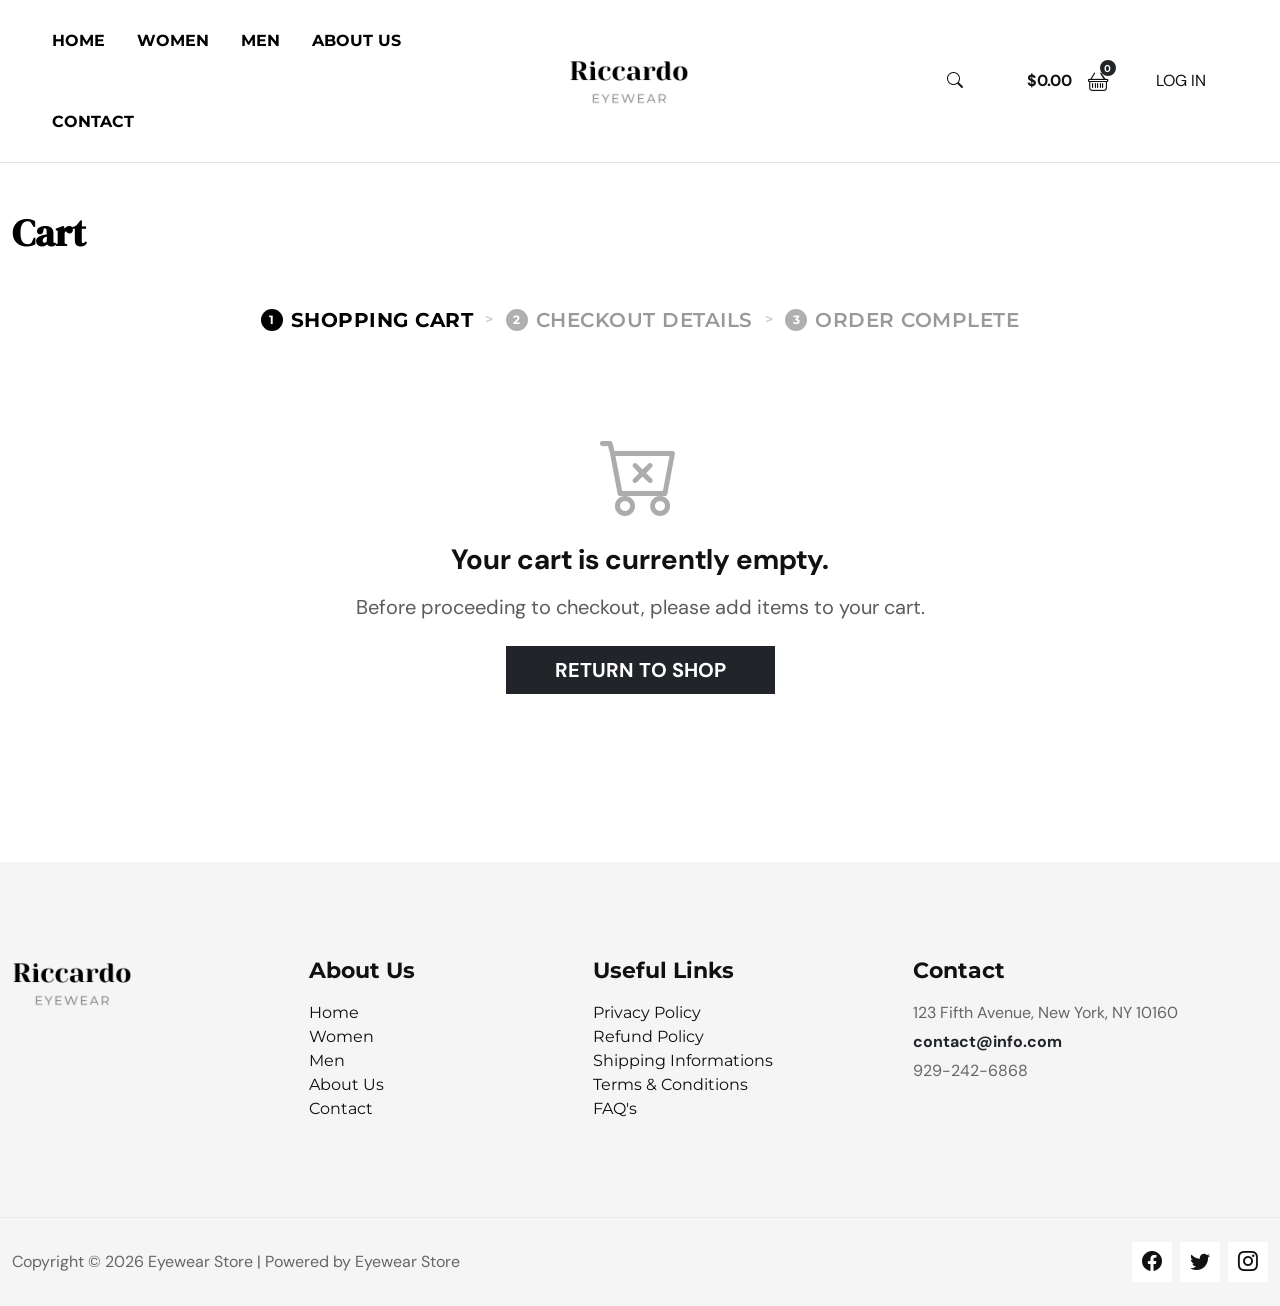
<file: cart.html>
<!DOCTYPE html>
<html lang="en">

<head>
    <meta charset="UTF-8">
    <meta name="viewport" content="width=device-width, initial-scale=1.0">
    <title>Cart - Riccardo Eyewear</title>
    <meta name="description" content="View your shopping cart at Riccardo Eyewear. Review your selected eyewear and proceed to checkout.">
    <meta name="robots" content="noindex, nofollow">
    <!-- OpenGraph -->
    <meta property="og:type" content="website">
    <meta property="og:title" content="Cart - Riccardo Eyewear">
    <meta property="og:description" content="View your shopping cart at Riccardo Eyewear. Review your selected eyewear and proceed to checkout.">
    <meta property="og:url" content="https://www.riccardoeyewear.com/cart.html">
    <meta property="og:image" content="https://www.riccardoeyewear.com/assets/website_logo.png">
    <meta property="og:site_name" content="Riccardo Eyewear">

    <!-- Bootstrap 5 -->
    <link href="https://cdn.jsdelivr.net/npm/bootstrap@5.3.3/dist/css/bootstrap.min.css" rel="stylesheet">

    <!-- Bootstrap Icons -->
    <link rel="stylesheet" href="https://cdn.jsdelivr.net/npm/bootstrap-icons@1.11.3/font/bootstrap-icons.min.css">

    <!-- Google Fonts -->
    <link rel="preconnect" href="https://fonts.googleapis.com">
    <link rel="preconnect" href="https://fonts.gstatic.com" crossorigin>
    <link
        href="https://fonts.googleapis.com/css2?family=DM+Sans:wght@400;500;600;700&family=DM+Serif+Display&family=Montserrat:wght@400;500;600;700&family=Yeseva+One&display=swap"
        rel="stylesheet">

    <!-- CSS Links -->
    <link rel="stylesheet" href="header.css">
    <link rel="stylesheet" href="footer.css">
    <link rel="stylesheet" href="cart.css">
</head>

<body>

    <!-- HEADER NAVBAR -->
    <header class="border-bottom">
        <div class="container-fluid">
            <div id="header-nav"></div>
        </div>
    </header>

    <!-- SLIDE-OUT CART PANEL DRAWER -->
    <div class="cart-overlay" id="cartOverlay" onclick="closeCartPanel()"></div>
    <div class="cart-panel bg-white d-flex flex-column" id="cartPanel">
        <div class="d-flex justify-content-between align-items-center px-4 py-3 border-bottom">
            <h6 class="mb-0 fw-bold text-uppercase">Shopping Cart</h6>
            <button class="btn btn-link text-dark p-0 fs-5 text-decoration-none"
                onclick="closeCartPanel()">&#x2715;</button>
        </div>
        <div class="flex-grow-1 overflow-auto px-4 py-3" id="cartPanelItems"></div>
        <div class="border-top px-4 py-3">
            <div class="d-flex justify-content-between fw-semibold mb-3 pb-3 border-bottom">
                <span>Subtotal:</span>
                <span id="cartPanelSubtotal">$0.00</span>
            </div>
            <button class="btn btn-outline-dark w-100 fw-bold text-uppercase mb-2 cart-btn"
                onclick="window.location.href='cart.html'">VIEW CART</button>
            <button class="btn btn-outline-dark w-100 fw-bold text-uppercase cart-btn"
                onclick="window.location.href='checkout.html'">CHECKOUT</button>
        </div>
    </div>

    <!-- MAIN CART SECTION -->
    <main class="container-fluid py-4 mb-5" style="min-height: 65vh;">

        <!-- Cart Heading -->
        <h3 class="cart-page-title mb-5 mt-4">Cart</h3>

        <!-- Stepper Progress Bar (Reference Image 1) -->
        <div class="checkout-stepper d-flex align-items-center justify-content-center gap-2 mb-5">
            <span class="step-num active">1</span>
            <span class="step-label active">SHOPPING CART</span>
            <span class="step-chevron mx-1">&gt;</span>
            <span class="step-num">2</span>
            <span class="step-label">CHECKOUT DETAILS</span>
            <span class="step-chevron mx-1">&gt;</span>
            <span class="step-num">3</span>
            <span class="step-label">ORDER COMPLETE</span>
        </div>

        <div id="cartContentSection" class="row g-4">
            <!-- LEFT COLUMN: Cart Items Table -->
            <div class="col-12 col-lg-8">
                <div class="table-responsive ms-2">
                    <table class="table cart-table align-middle mb-0">
                        <thead>
                            <tr>
                                <th scope="col" style="width: 40px;"></th>
                                <th scope="col" style="width: 80px;"></th>
                                <th scope="col">Product</th>
                                <th scope="col">Price</th>
                                <th scope="col">Quantity</th>
                                <th scope="col">Subtotal</th>
                            </tr>
                        </thead>
                        <tbody id="cartTableBody">
                            <!-- Populated dynamically via cart.js -->
                        </tbody>
                    </table>
                </div>
            </div>

            <!-- RIGHT COLUMN: Cart Totals Box -->
            <div class="col-12 col-lg-4 ps-4">
                <div class="cart-totals-box">
                    <div class="cart-totals-header">
                        <h5 class="cart-totals-title">Cart totals</h5>
                    </div>

                    <div class="cart-totals-body mb-3">
                        <div class="cart-totals-row border-bottom">
                            <span class="ms-3">Subtotal</span>
                            <span class="amount ms-5" id="cartSubtotal">$0.00</span>
                        </div>

                        <div class="cart-totals-row border-bottom mb-3">
                            <span class="ms-3">Total</span>
                            <span class="amount ms-5 ps-4" id="cartTotal">$0.00</span>
                        </div>

                        <div class="mb-4 mt-4">
                            <a href="#" class="coupon-link mt-3" onclick="toggleCouponBox(event)">Have a coupon?</a>
                            <div id="couponCollapseBox" class="mt-2 d-none">
                                <div class="input-group">
                                    <input type="text" id="couponInput"
                                        class="form-control rounded-0 form-control-sm shadow-none"
                                        placeholder="Coupon code">
                                    <button class="btn btn-outline-dark rounded-0 btn-sm" type="button"
                                        id="applyCouponBtn">Apply</button>
                                </div>
                                <div id="couponMessage"></div>
                            </div>
                        </div>

                        <a href="checkout.html" class="btn-proceed-checkout">
                            PROCEED TO CHECKOUT
                        </a>
                    </div>
                </div>
            </div>
        </div>

        <!-- EMPTY CART STATE -->
        <div id="emptyCartSection" class="text-center py-5 d-none my-5">
            <i class="bi bi-cart-x display-1 text-muted opacity-50 mb-3 d-block"></i>
            <h3 class="fw-bold mb-3 font-montserrat">Your cart is currently empty.</h3>
            <p class="text-muted mb-4 fs-5">Before proceeding to checkout, please add items to your cart.</p>
            <a href="product-detail.html"
                class="btn btn-dark btn-lg px-5 rounded-0 font-montserrat fw-bold text-uppercase">
                Return to Shop
            </a>
        </div>

    </main>

    <!-- FOOTER NAVBAR -->
    <div id="footer-nav"></div>

    <!-- JavaScript Files -->
    <script src="https://cdn.jsdelivr.net/npm/bootstrap@5.3.3/dist/js/bootstrap.bundle.min.js"></script>
    <script src="header.js"></script>
    <script src="footer.js"></script>
    <script src="cart.js"></script>

</body>

</html>
</file>
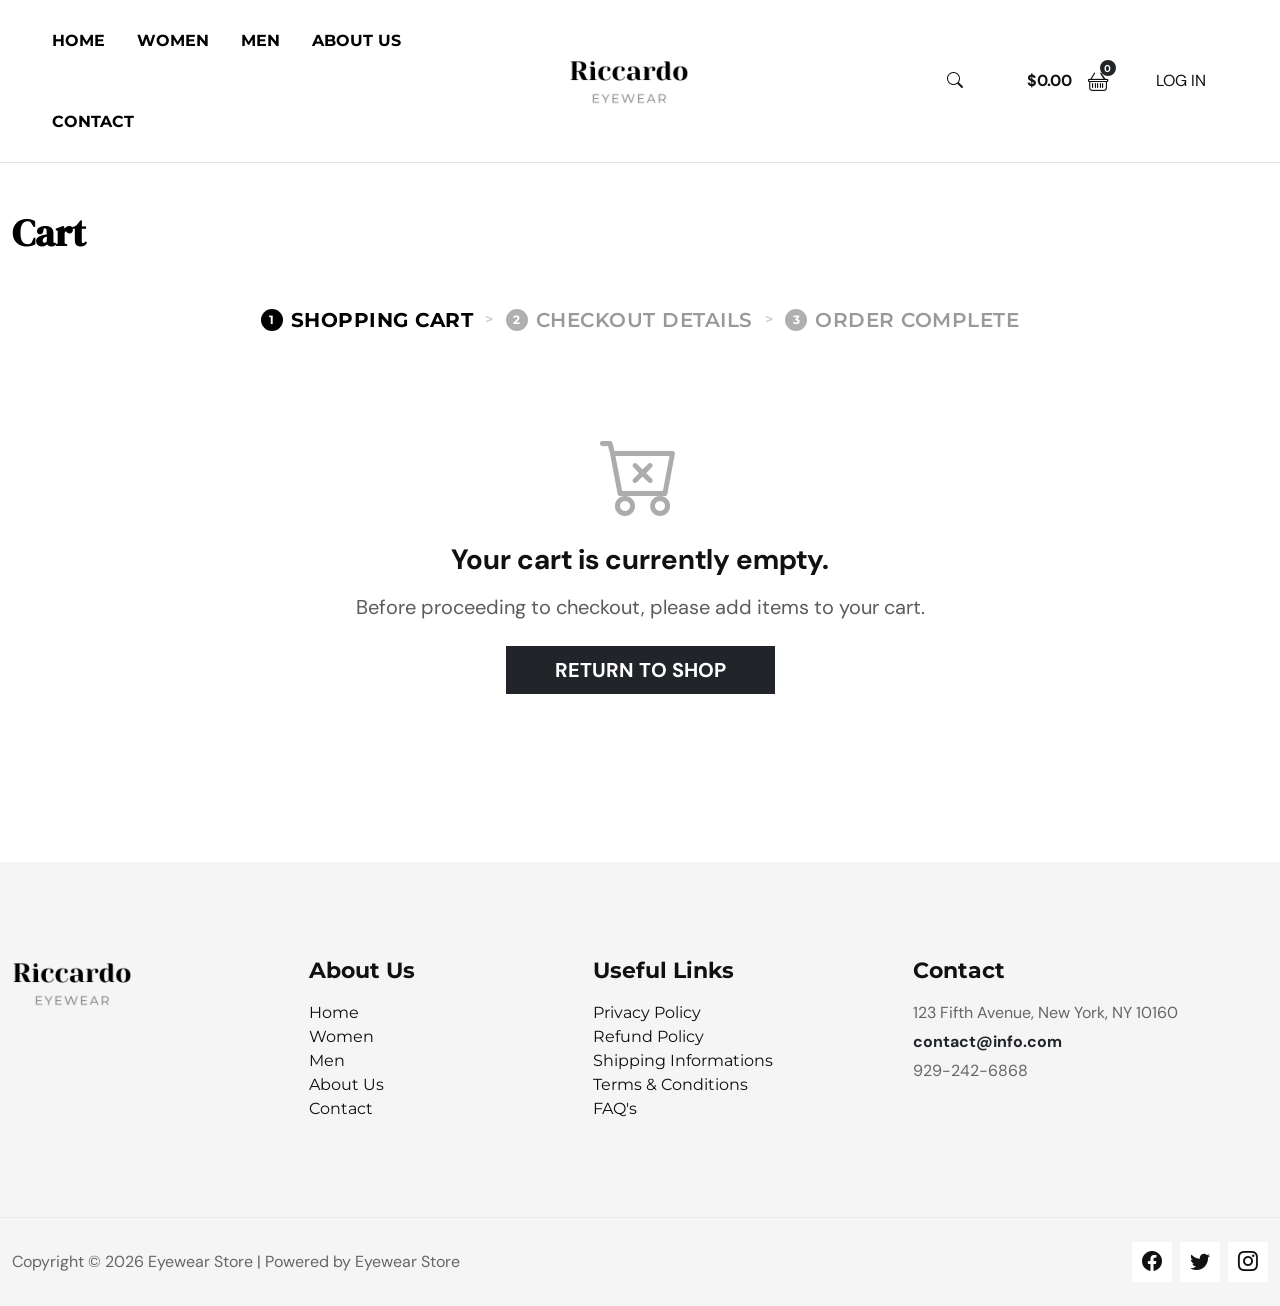
<file: checkout.html>
<!DOCTYPE html>
<html lang="en">

<head>
    <meta charset="UTF-8">
    <meta name="viewport" content="width=device-width, initial-scale=1.0">
    <title>Checkout Details - Riccardo Eyewear</title>

    <!-- Bootstrap 5 -->
    <link href="https://cdn.jsdelivr.net/npm/bootstrap@5.3.3/dist/css/bootstrap.min.css" rel="stylesheet">

    <!-- Bootstrap Icons -->
    <link rel="stylesheet" href="https://cdn.jsdelivr.net/npm/bootstrap-icons@1.11.3/font/bootstrap-icons.min.css">

    <!-- Google Fonts -->
    <link rel="preconnect" href="https://fonts.googleapis.com">
    <link rel="preconnect" href="https://fonts.gstatic.com" crossorigin>
    <link
        href="https://fonts.googleapis.com/css2?family=DM+Sans:wght@400;500;600;700&family=Montserrat:wght@400;500;600;700&display=swap"
        rel="stylesheet">

    <!-- CSS Links -->
    <link rel="stylesheet" href="checkout.css">
</head>

<body>

    <!-- TOP LOGO HEADER (Thin top area full width) -->
    <header class="checkout-header py-2 px-4 px-md-5 bg-white">
        <div class="container-fluid p-0">
            <a href="index.html" class="d-inline-block">
                <img src="assets/website_logo.png" alt="Riccardo Eyewear" class="logo-img">
            </a>
        </div>
    </header>

    <!-- MAIN CHECKOUT 50/50 SPLIT CONTAINER -->
    <main class="container-fluid p-0">
        <form id="checkoutForm" novalidate>
            <div class="row g-0 min-vh-100">

                <!-- LEFT SECTION: 50% Width on Desktop (Checkout Form - White Background) -->
                <div class="col-12 col-lg-6 checkout-left-section bg-white py-4 py-md-5  px-md-5 ">
                    <div class="left-content-wrapper mx-auto ms-lg-auto " style="max-width: 540px;">

                        <!-- 1. Contact -->
                        <div class="mb-4">
                            <h4 class="checkout-section-title mb-3">Contact</h4>
                            <div class="field-box">
                                <label for="billingEmail" class="field-label">Email Address</label>
                                <input type="email" class="field-input" id="billingEmail"
                                    placeholder="yourname@example.com" value="rohitd.bca2024@ssism.org" required>
                                <div class="invalid-feedback">Please enter a valid email address.</div>
                            </div>
                        </div>

                        <!-- 2. Billing Details -->
                        <div class="mb-4">
                            <h4 class="checkout-section-title mb-3">Billing Details</h4>

                            <div class="row g-3">
                                <!-- First Name & Last Name -->
                                <div class="col-6">
                                    <div class="field-box">
                                        <label for="billingFirstName" class="field-label">First name</label>
                                        <input type="text" class="field-input" id="billingFirstName"
                                            placeholder="First name" value="roit" required>
                                        <div class="invalid-feedback">First name required.</div>
                                    </div>
                                </div>

                                <div class="col-6">
                                    <div class="field-box">
                                        <label for="billingLastName" class="field-label">Last name</label>
                                        <input type="text" class="field-input" id="billingLastName"
                                            placeholder="Last name" value="sd" required>
                                        <div class="invalid-feedback">Last name required.</div>
                                    </div>
                                </div>

                                <!-- Country / Region -->
                                <div class="col-12">
                                    <div class="field-box">
                                        <label for="billingCountry" class="field-label">Country / Region</label>
                                        <select class="field-select" id="billingCountry" required>
                                            <option value="India" selected>India</option>
                                            <option value="United States (US)">United States (US)</option>
                                            <option value="United Kingdom (UK)">United Kingdom (UK)</option>
                                            <option value="Canada">Canada</option>
                                            <option value="Australia">Australia</option>
                                        </select>
                                    </div>
                                </div>

                                <!-- Street Address -->
                                <div class="col-12">
                                    <div class="field-box">
                                        <label for="billingAddress" class="field-label">Street address</label>
                                        <input type="text" class="field-input" id="billingAddress"
                                            placeholder="House number and street name" value="qwes" required>
                                        <div class="invalid-feedback">Street address required.</div>
                                    </div>
                                </div>

                                <!-- Apartment, suite, unit, etc. (optional) -->
                                <div class="col-12">
                                    <div class="field-box">
                                        <label for="billingApartment" class="field-label">Apartment, suite, unit, etc.
                                            (optional)</label>
                                        <input type="text" class="field-input" id="billingApartment"
                                            placeholder="Apartment, suite, unit, etc. (optional)" value="sadfs">
                                    </div>
                                </div>

                                <!-- Town / City, State Dropdown, PIN Code -->
                                <div class="col-4">
                                    <div class="field-box">
                                        <label for="billingCity" class="field-label">Town / City</label>
                                        <input type="text" class="field-input" id="billingCity"
                                            placeholder="Town / City" value="dfghgfd" required>
                                        <div class="invalid-feedback">City required.</div>
                                    </div>
                                </div>

                                <div class="col-4">
                                    <div class="field-box">
                                        <label for="billingState" class="field-label">State</label>
                                        <select class="field-select" id="billingState" required>
                                            <option value="" disabled>Select State</option>
                                            <option value="Andhra Pradesh">Andhra Pradesh</option>
                                            <option value="Arunachal Pradesh">Arunachal Pradesh</option>
                                            <option value="Assam">Assam</option>
                                            <option value="Bihar">Bihar</option>
                                            <option value="Chhattisgarh">Chhattisgarh</option>
                                            <option value="Goa">Goa</option>
                                            <option value="Gujarat">Gujarat</option>
                                            <option value="Haryana">Haryana</option>
                                            <option value="Himachal Pradesh">Himachal Pradesh</option>
                                            <option value="Jharkhand">Jharkhand</option>
                                            <option value="Karnataka">Karnataka</option>
                                            <option value="Kerala">Kerala</option>
                                            <option value="Madhya Pradesh" selected>Madhya Pradesh</option>
                                            <option value="Maharashtra">Maharashtra</option>
                                            <option value="Manipur">Manipur</option>
                                            <option value="Meghalaya">Meghalaya</option>
                                            <option value="Mizoram">Mizoram</option>
                                            <option value="Nagaland">Nagaland</option>
                                            <option value="Odisha">Odisha</option>
                                            <option value="Punjab">Punjab</option>
                                            <option value="Rajasthan">Rajasthan</option>
                                            <option value="Sikkim">Sikkim</option>
                                            <option value="Tamil Nadu">Tamil Nadu</option>
                                            <option value="Telangana">Telangana</option>
                                            <option value="Tripura">Tripura</option>
                                            <option value="Uttar Pradesh">Uttar Pradesh</option>
                                            <option value="Uttarakhand">Uttarakhand</option>
                                            <option value="West Bengal">West Bengal</option>
                                            <option value="Delhi">Delhi</option>
                                        </select>
                                        <div class="invalid-feedback">State required.</div>
                                    </div>
                                </div>

                                <div class="col-4">
                                    <div class="field-box">
                                        <label for="billingZip" class="field-label">PIN Code</label>
                                        <input type="text" class="field-input" id="billingZip" placeholder="PIN Code"
                                            value="234567" required>
                                        <div class="invalid-feedback">PIN code required.</div>
                                    </div>
                                </div>

                                <!-- Phone -->
                                <div class="col-12">
                                    <div class="field-box">
                                        <label for="billingPhone" class="field-label">Phone</label>
                                        <input type="tel" class="field-input" id="billingPhone" placeholder="Phone"
                                            value="1234567890" required>
                                        <div class="invalid-feedback">Phone required.</div>
                                    </div>
                                </div>

                            </div>
                        </div>

                        <!-- 3. Additional Information -->
                        <div class="mb-4">
                            <h4 class="checkout-section-title mb-3">Additional Information</h4>
                            <div>
                                <textarea class="field-textarea" id="orderNotes" rows="3"
                                    placeholder="Notes about your order, e.g. special notes for delivery."></textarea>
                            </div>
                        </div>

                        <!-- 4. Payment -->
                        <div class="mb-4">
                            <h4 class="checkout-section-title mb-3">Payment</h4>

                            <div class="payment-card-wrapper">
                                <!-- Option 1: Direct Bank Transfer -->
                                <div class="payment-row border-bottom">
                                    <div class="form-check m-0">
                                        <input class="form-check-input" type="radio" name="paymentMethod"
                                            id="paymentBank" value="bank" data-desc-id="descBank">
                                        <label class="form-check-label text-dark ms-2" for="paymentBank"
                                            style="cursor:pointer; font-size: 14px;">
                                            Direct bank transfer
                                        </label>
                                    </div>
                                    <div class="payment-desc-content d-none" id="descBank">
                                        Make your payment directly into our bank account. Please use your Order ID as
                                        the payment reference.
                                    </div>
                                </div>

                                <!-- Option 2: Cash on Delivery (Selected) -->
                                <div class="payment-row selected">
                                    <div class="form-check m-0">
                                        <input class="form-check-input" type="radio" name="paymentMethod"
                                            id="paymentCod" value="cod" data-desc-id="descCod" checked>
                                        <label class="form-check-label text-dark fw-bold ms-2" for="paymentCod"
                                            style="cursor:pointer; font-size: 14px;">
                                            Cash on delivery
                                        </label>
                                    </div>
                                    <div class="payment-desc-content" id="descCod">
                                        Pay with cash upon delivery.
                                    </div>
                                </div>
                            </div>
                        </div>

                        <!-- 5. Bottom Full-Width Black Place Order Button -->
                        <div class="mt-4">
                            <button type="submit"
                                class="btn-place-order-black d-flex align-items-center justify-content-center gap-2">
                                <i class="bi bi-lock-fill"></i>
                                <span>Place Order</span>
                                <span id="btnOrderTotal">$117.00</span>
                            </button>
                        </div>

                    </div>
                </div>

                <!-- RIGHT SECTION: 50% Width on Desktop (Light Grey Order Summary Panel) -->
                <div class="col-12 col-lg-6 checkout-right-section py-4 py-md-5  px-md-5">
                    <div class="right-content-wrapper mx-auto me-lg-auto ms-lg-4" style="max-width: 460px;">

                        <!-- Dynamic Cart Items List -->
                        <div id="checkoutSummaryItems" class="mb-4">
                            <!-- Populated dynamically by checkout.js -->
                        </div>

                        <!-- Coupon Code Section -->
                        <div class="mb-4">
                            <div class="input-group">
                                <input type="text" id="couponInput" class="form-control coupon-input-field shadow-none"
                                    placeholder="Coupon Code">
                                <button type="button" class="btn btn-apply-coupon" id="applyCouponBtn">Apply</button>
                            </div>
                            <div id="couponMessage"></div>
                        </div>

                        <!-- Subtotal Row -->
                        <div class="d-flex justify-content-between align-items-center py-3 border-top summary-row">
                            <span>Subtotal</span>
                            <span id="checkoutSubtotal">$117.00</span>
                        </div>

                        <!-- Total Row -->
                        <div class="d-flex justify-content-between align-items-center py-3 border-top total-row">
                            <span class="total-label-text">Total</span>
                            <span class="total-amount-text" id="checkoutTotal">$117.00</span>
                        </div>

                    </div>
                </div>

            </div>
        </form>
    </main>

    <!-- JavaScript Files -->
    <script src="https://cdn.jsdelivr.net/npm/bootstrap@5.3.3/dist/js/bootstrap.bundle.min.js"></script>
    <script src="checkout.js"></script>

</body>

</html>
</file>
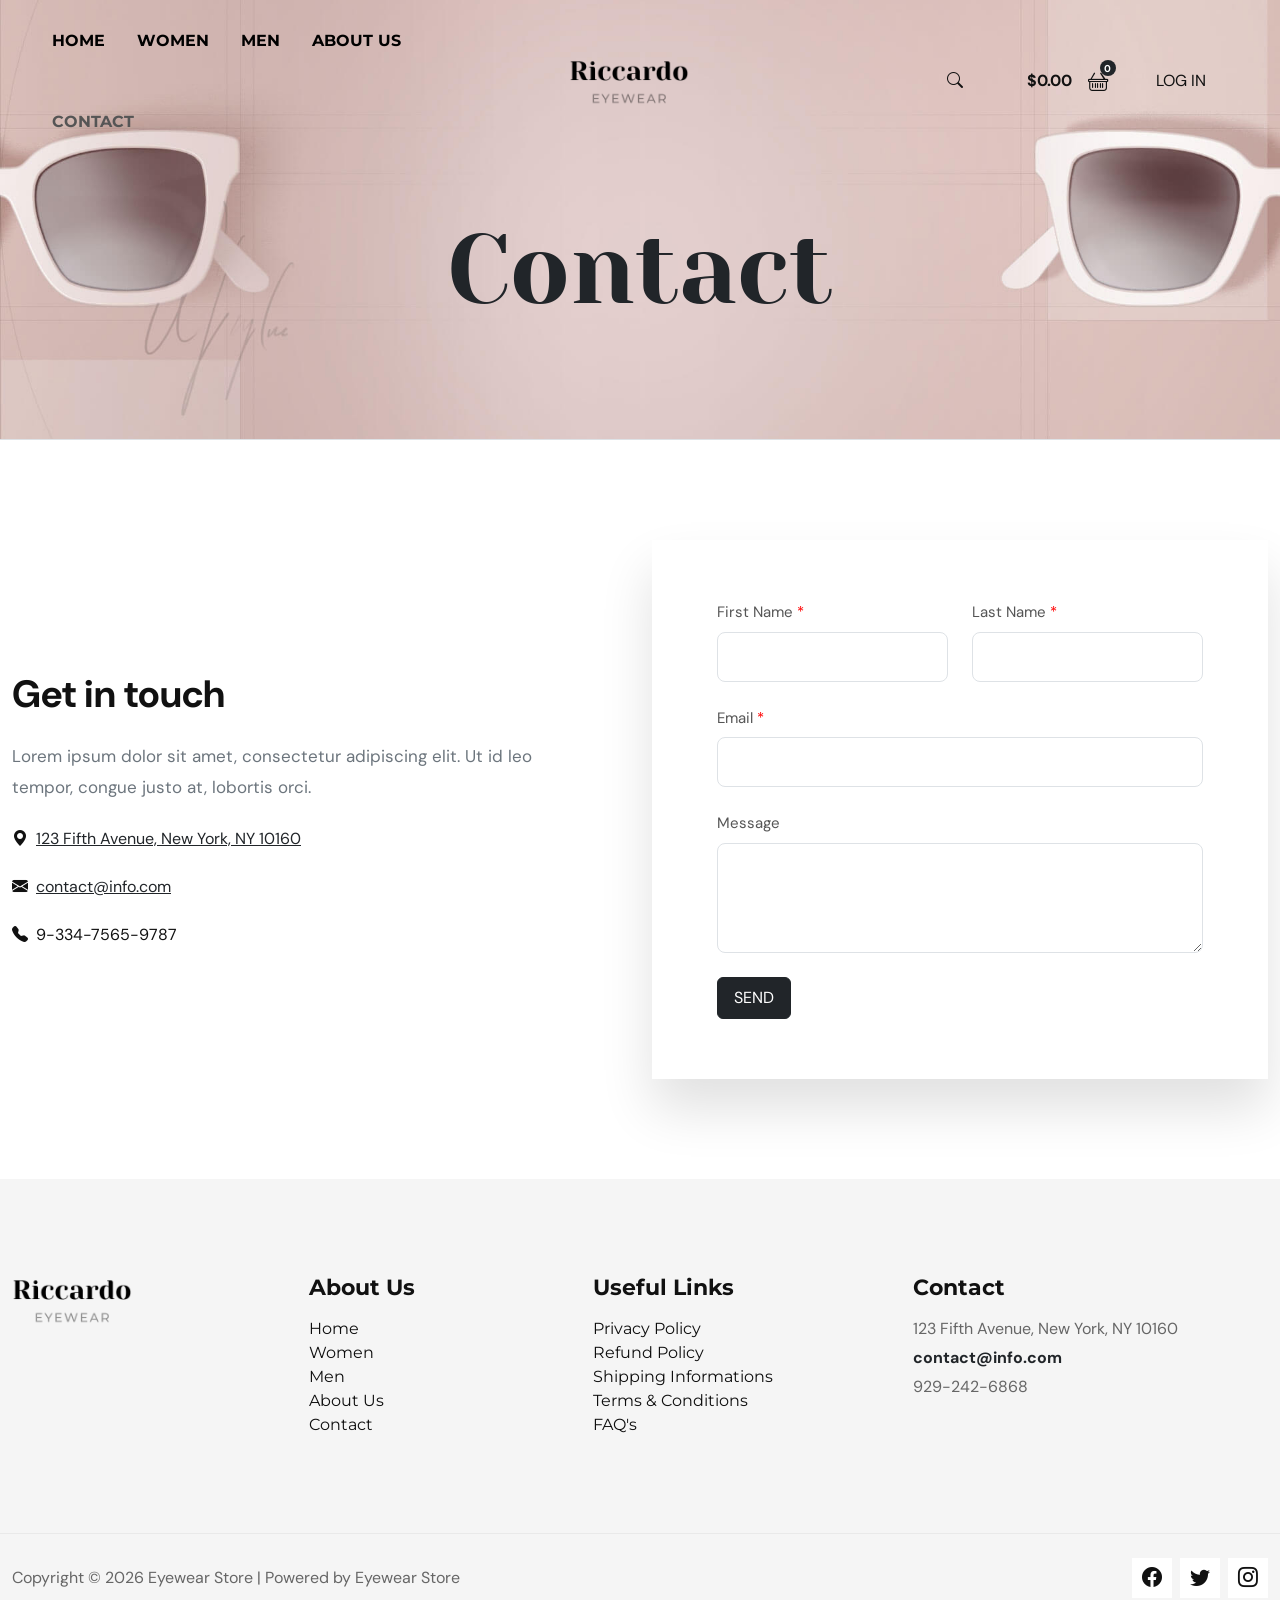
<file: contact.html>
<!DOCTYPE html>
<html lang="en">

<head>
    <meta charset="UTF-8">
    <meta name="viewport" content="width=device-width, initial-scale=1.0">
    <title>Contact Us - Riccardo Eyewear</title>
    <meta name="description" content="Get in touch with Riccardo Eyewear. Contact us for inquiries, support, or feedback about our premium eyewear collection.">
    <meta name="keywords" content="contact Riccardo Eyewear, eyewear support, customer service">
    <meta name="robots" content="index, follow">
    <link rel="canonical" href="https://www.riccardoeyewear.com/contact.html">
    <!-- OpenGraph -->
    <meta property="og:type" content="website">
    <meta property="og:title" content="Contact Us - Riccardo Eyewear">
    <meta property="og:description" content="Get in touch with Riccardo Eyewear. Contact us for inquiries, support, or feedback about our premium eyewear collection.">
    <meta property="og:url" content="https://www.riccardoeyewear.com/contact.html">
    <meta property="og:image" content="https://www.riccardoeyewear.com/assets/website_logo.png">
    <meta property="og:site_name" content="Riccardo Eyewear">
    <!-- Twitter Card -->
    <meta name="twitter:card" content="summary_large_image">
    <meta name="twitter:title" content="Contact Us - Riccardo Eyewear">
    <meta name="twitter:description" content="Get in touch with Riccardo Eyewear. Contact us for inquiries, support, or feedback about our premium eyewear collection.">
    <meta name="twitter:image" content="https://www.riccardoeyewear.com/assets/website_logo.png">

    <!-- Bootstrap 5 -->
    <link href="https://cdn.jsdelivr.net/npm/bootstrap@5.3.3/dist/css/bootstrap.min.css" rel="stylesheet">

    <!-- Bootstrap Icons -->
    <link rel="stylesheet" href="https://cdn.jsdelivr.net/npm/bootstrap-icons@1.11.3/font/bootstrap-icons.min.css">

    <!-- Google Fonts -->
    <link rel="preconnect" href="https://fonts.googleapis.com">
    <link rel="preconnect" href="https://fonts.gstatic.com" crossorigin>
    <link
        href="https://fonts.googleapis.com/css2?family=DM+Sans:wght@400;500;600;700&family=DM+Serif+Display&family=Montserrat:wght@400;500;600;700&family=Yeseva+One&display=swap"
        rel="stylesheet">

    <!-- CSS Links -->
    <link rel="stylesheet" href="header.css">
    <link rel="stylesheet" href="footer.css">
    <link rel="stylesheet" href="about.css">
    <link rel="stylesheet" href="contact.css">
</head>

<body>

    <!-- HEADER NAVBAR -->
    <header class="border-bottom " id="main_div">
        <div class="container-fluid">
            <div id="header-nav"></div>
        </div>

        <h1 class="text-dark text-center fw-normal">Contact</h1>
    </header>

    <!-- SLIDE-OUT CART PANEL DRAWER -->
    <div class="cart-overlay" id="cartOverlay" onclick="closeCartPanel()"></div>
    <div class="cart-panel bg-white d-flex flex-column" id="cartPanel">
        <div class="d-flex justify-content-between align-items-center px-4 py-3 border-bottom">
            <h6 class="mb-0 fw-bold text-uppercase">Shopping Cart</h6>
            <button class="btn btn-link text-dark p-0 fs-5 text-decoration-none"
                onclick="closeCartPanel()">&#x2715;</button>
        </div>
        <div class="flex-grow-1 overflow-auto px-4 py-3" id="cartPanelItems"></div>
        <div class="border-top px-4 py-3">
            <div class="d-flex justify-content-between fw-semibold mb-3 pb-3 border-bottom">
                <span>Subtotal:</span>
                <span id="cartPanelSubtotal">$0.00</span>
            </div>
            <button class="btn btn-outline-dark w-100 fw-bold text-uppercase mb-2 cart-btn"
                onclick="window.location.href='cart.html'">VIEW CART</button>
            <button class="btn btn-outline-dark w-100 fw-bold text-uppercase cart-btn"
                onclick="window.location.href='checkout.html'">CHECKOUT</button>
        </div>
    </div>

    <!-- MAIN CONTACT CONTENT SECTION -->
    <main>
        <section class="contact-section py-5 overflow-hidden">
            <div class="container-fluid">
                <div class="row align-items-center">

                    <!-- LEFT SIDE -->
                    <div class="col-12 col-lg-6 col-xl-04">

                        <h2 class="contact-title fw-bold mb-4">
                            Get in touch
                        </h2>

                        <p class="contact-description text-secondary mb-4 pe-5">
                            Lorem ipsum dolor sit amet, consectetur adipiscing elit.
                            Ut id leo tempor, congue justo at, lobortis orci.
                        </p>

                        <div class="d-flex flex-column gap-4">

                            <div class="d-flex align-items-center gap-2">
                                <i class="bi bi-geo-alt-fill"></i>
                                <a href="#" class="text-dark fs-6">
                                    123 Fifth Avenue, New York, NY 10160
                                </a>
                            </div>

                            <div class="d-flex align-items-center gap-2">
                                <i class="bi bi-envelope-fill"></i>
                                <a href="mailto:contact@info.com" class="text-dark fs-6">
                                    contact@info.com
                                </a>
                            </div>

                            <div class="d-flex align-items-center gap-2">
                                <i class="bi bi-telephone-fill"></i>
                                <span class="fs-6">9-334-7565-9787</span>
                            </div>

                        </div>

                    </div>


                    <!-- RIGHT SIDE -->
                    <div class="col-12 col-lg-6 col-xl-08">

                        <div class="contact-form-box">

                            <form>

                                <div class="row g-4">

                                    <!-- FIRST NAME -->
                                    <div class="col-12 col-md-6">
                                        <label class="form-label">
                                            First Name <span>*</span>
                                        </label>

                                        <input type="text" class="form-control">
                                    </div>

                                    <!-- LAST NAME -->
                                    <div class="col-12 col-md-6">
                                        <label class="form-label">
                                            Last Name <span>*</span>
                                        </label>

                                        <input type="text" class="form-control">
                                    </div>

                                    <!-- EMAIL -->
                                    <div class="col-12">
                                        <label class="form-label">
                                            Email <span>*</span>
                                        </label>

                                        <input type="email" class="form-control">
                                    </div>

                                    <!-- MESSAGE -->
                                    <div class="col-12">
                                        <label class="form-label">
                                            Message
                                        </label>

                                        <textarea class="form-control"></textarea>
                                    </div>

                                    <!-- BUTTON -->
                                    <div class="col-12">
                                        <button type="submit" class="btn btn-dark px-3 py-2">
                                            SEND
                                        </button>
                                    </div>

                                </div>

                            </form>

                        </div>

                    </div>

                </div>
            </div>
        </section>
    </main>
    <!-- FOOTER NAVBAR -->
    <div id="footer-nav"></div>

    <!-- JavaScript Files -->
    <script src="https://cdn.jsdelivr.net/npm/bootstrap@5.3.3/dist/js/bootstrap.bundle.min.js"></script>
    <script src="header.js"></script>
    <script src="footer.js"></script>

</body>

</html>
</file>
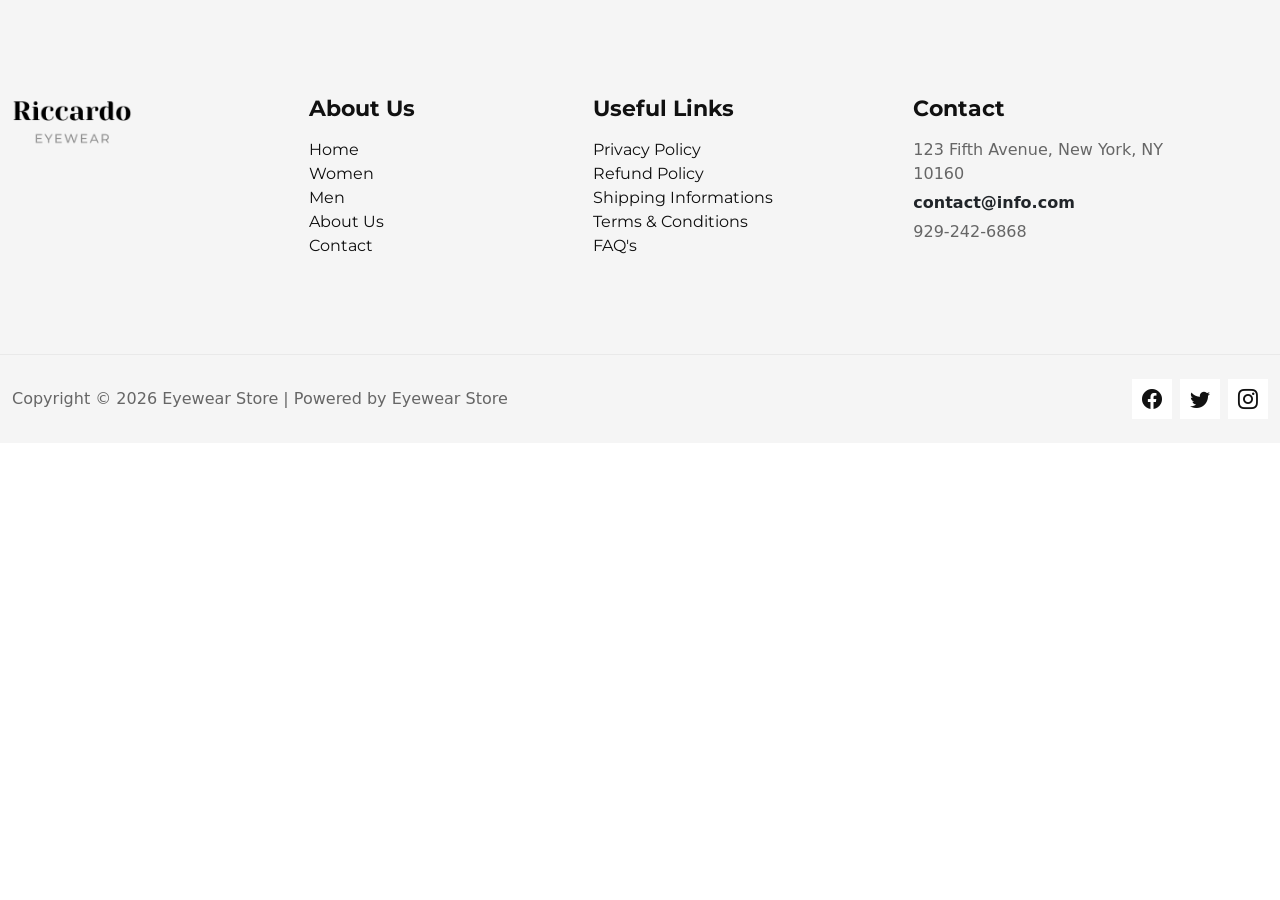
<file: footer.html>
<!DOCTYPE html>
<html lang="en">

<head>
    <meta charset="UTF-8">
    <meta name="viewport" content="width=device-width, initial-scale=1.0">

    <title>Footer</title>

    <!-- Bootstrap -->
    <link href="https://cdn.jsdelivr.net/npm/bootstrap@5.3.3/dist/css/bootstrap.min.css" rel="stylesheet">

    <!-- Bootstrap Icons -->
    <link rel="stylesheet" href="https://cdn.jsdelivr.net/npm/bootstrap-icons@1.11.3/font/bootstrap-icons.min.css">

    <link href="https://fonts.googleapis.com/css2?family=Montserrat:wght@400;500;600;700&display=swap" rel="stylesheet">
    <link rel="stylesheet" href="footer.css">
</head>

<body>

    <!-- ================= FOOTER ================= -->

    <footer>

        <!-- Footer Top -->
        <div class="footer-top container-fluid py-5">

            <div class="row align-items-start py-5">

                <!-- Logo -->
                <div class="col-12 col-md-2 footer-logo-area">
                    <div class="footer-logo">
                        <img src="assets/website_logo.png" alt="Logo">
                    </div>
                </div>


                <!-- About Us -->
                <div class="col-12 col-sm-4 col-md-3 mb-4 mb-md-0 ms-5 ps-5">

                    <h5 class="footer-title mb-3">
                        About Us
                    </h5>

                    <div class="footer-links">
                        <a href="index.html">Home</a>
                        <a href="women.html">Women</a>
                        <a href="men.html">Men</a>
                        <a href="about.html">About Us</a>
                        <a href="contact.html">Contact</a>
                    </div>

                </div>


                <!-- Useful Links -->
                <div class="col-12 col-sm-4 col-md-3 mb-4 mb-md-0">

                    <h5 class="footer-title mb-3">
                        Useful Links
                    </h5>

                    <div class="footer-links text-dark">
                        <a href="#">Privacy Policy</a>
                        <a href="#">Refund Policy</a>
                        <a href="#">Shipping Informations</a>
                        <a href="#">Terms & Conditions</a>
                        <a href="#">FAQ's</a>
                    </div>

                </div>


                <!-- Contact -->
                <div class="col-12 col-sm-4 col-md-3">

                    <h5 class="footer-title mb-3">
                        Contact
                    </h5>

                    <div class="footer-contact ">
                        <p class="fs-6">123 Fifth Avenue, New York, NY 10160</p>
                        <p class="fs-6 fw-bold text-dark">contact@info.com</p>
                        <p class="fs-6">929-242-6868</p>
                    </div>

                </div>

            </div>

        </div>


        <!-- Footer Bottom -->
        <div class="footer-bottom py-4">

            <div class="container-fluid">

                <div class="row align-items-center">

                    <!-- Copyright -->
                    <div class="col-12 col-md-8 text-center text-md-start">
                        <span class="copyright">
                            Copyright © 2026 Eyewear Store | Powered by Eyewear Store
                        </span>
                    </div>


                    <!-- Social Icons -->
                    <div class="col-12 col-md-4">

                        <div class="social-icons d-flex justify-content-center justify-content-md-end gap-2">

                            <a href="#" aria-label="Facebook">
                                <i class="bi bi-facebook"></i>
                            </a>

                            <a href="#" aria-label="Twitter">
                                <i class="bi bi-twitter"></i>
                            </a>

                            <a href="#" aria-label="Instagram">
                                <i class="bi bi-instagram"></i>
                            </a>

                        </div>

                    </div>

                </div>

            </div>

        </div>

    </footer>

</body>

</html>
</file>
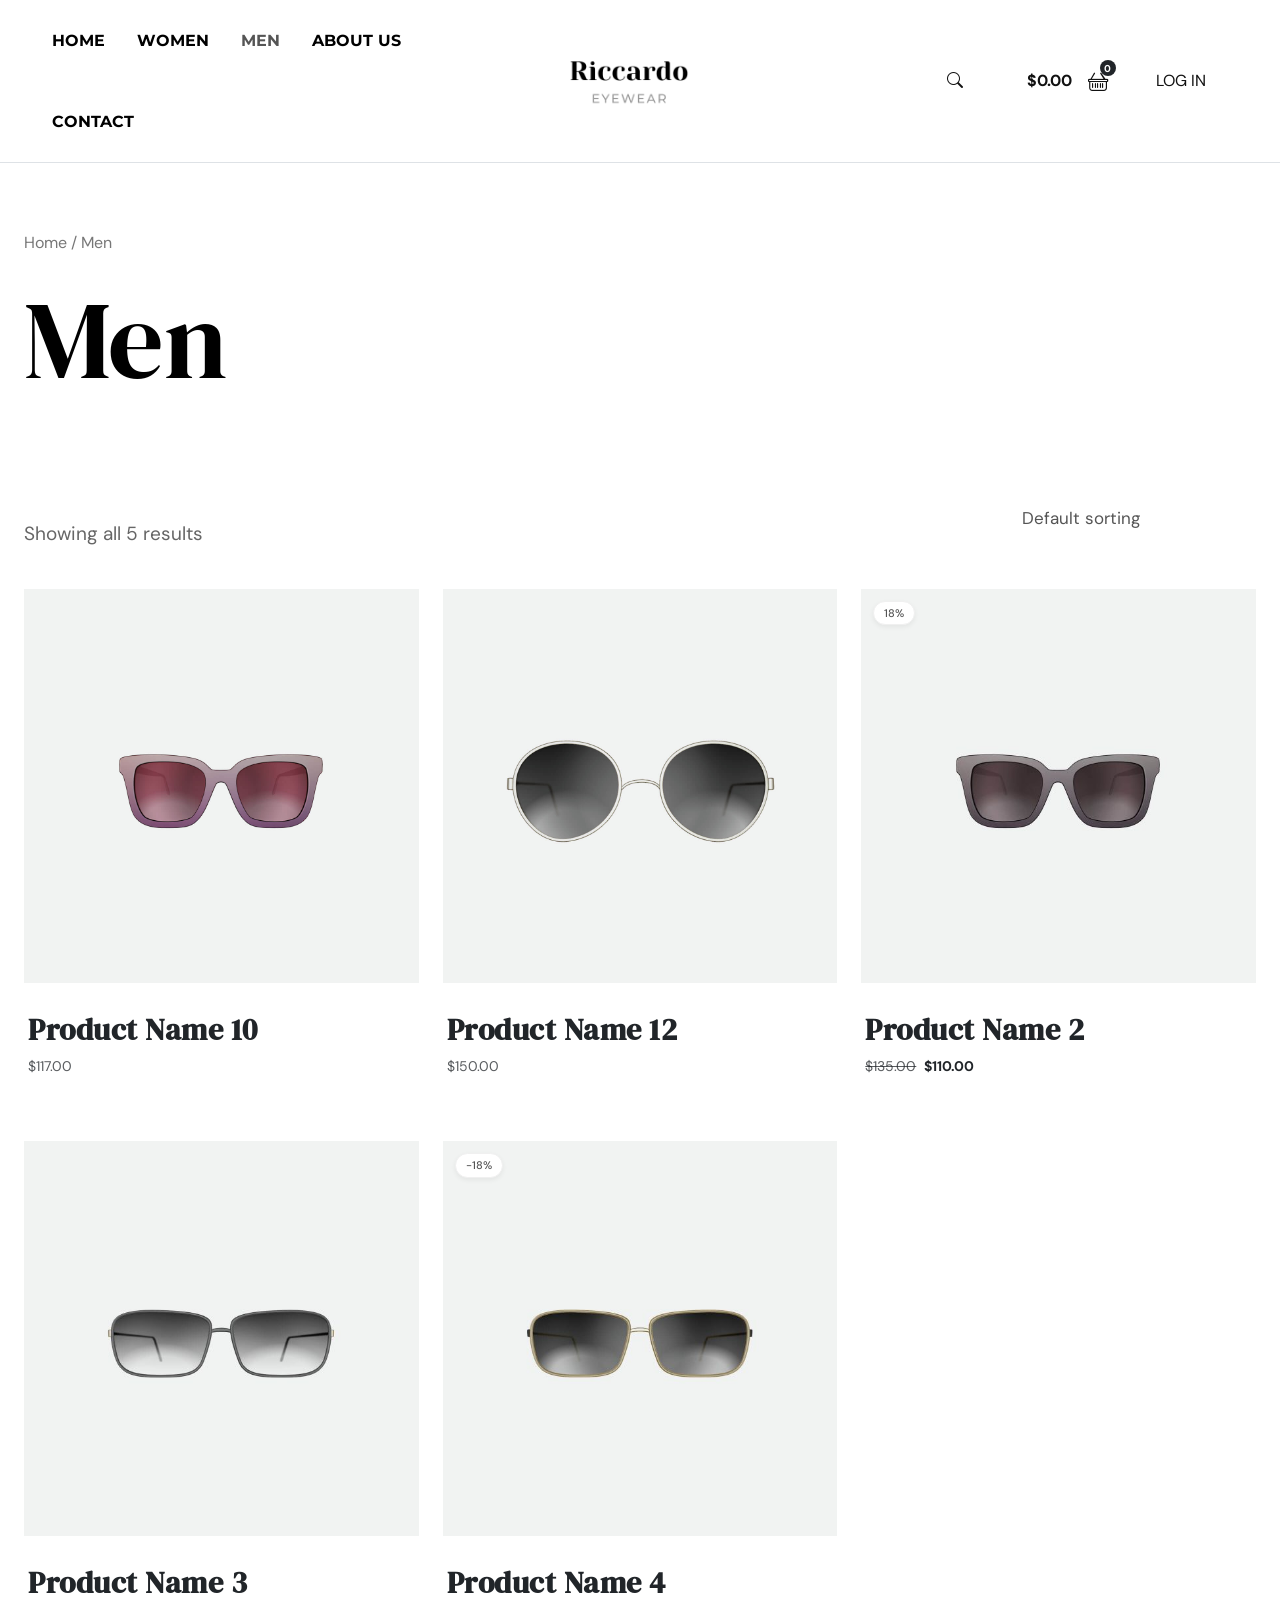
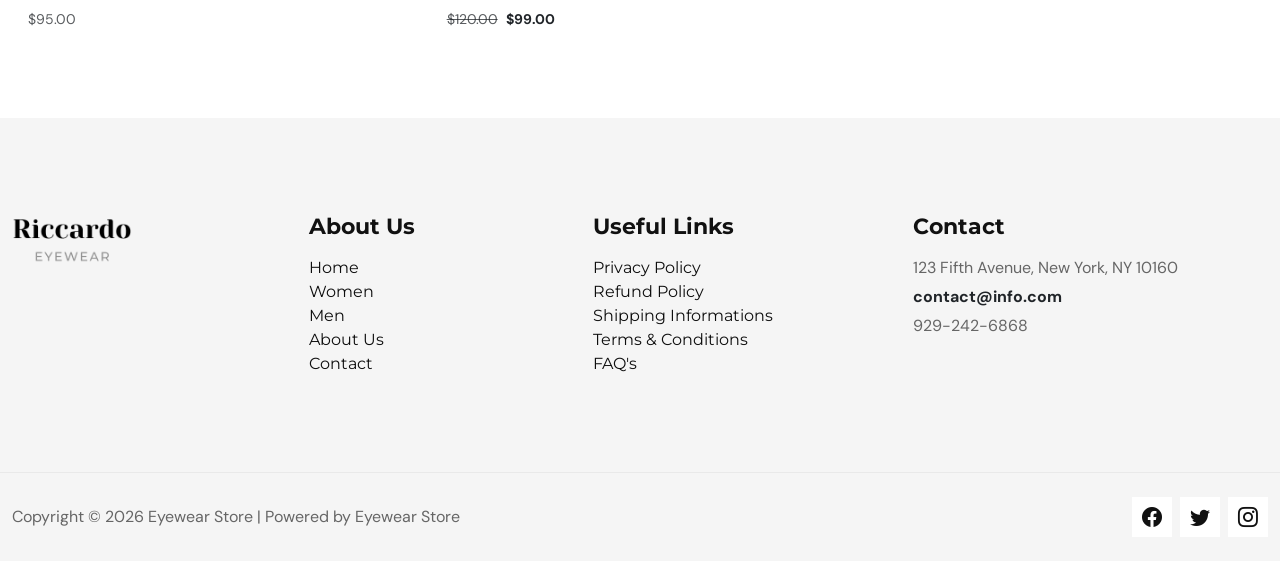
<file: men.html>
<!DOCTYPE html>
<html lang="en">

<head>
    <meta charset="UTF-8">
    <meta name="viewport" content="width=device-width, initial-scale=1.0">
    <title>Men - Riccardo Eyewear</title>
    <meta name="description" content="Shop men's premium sunglasses at Riccardo Eyewear. Browse our exclusive collection of stylish eyewear for men with free shipping.">
    <meta name="keywords" content="men sunglasses, men eyewear, premium sunglasses for men, Riccardo Eyewear men">
    <meta name="robots" content="index, follow">
    <link rel="canonical" href="https://www.riccardoeyewear.com/men.html">
    <!-- OpenGraph -->
    <meta property="og:type" content="website">
    <meta property="og:title" content="Men's Sunglasses - Riccardo Eyewear">
    <meta property="og:description" content="Shop men's premium sunglasses at Riccardo Eyewear. Browse our exclusive collection of stylish eyewear for men with free shipping.">
    <meta property="og:url" content="https://www.riccardoeyewear.com/men.html">
    <meta property="og:image" content="https://www.riccardoeyewear.com/assets/website_logo.png">
    <meta property="og:site_name" content="Riccardo Eyewear">
    <!-- Twitter Card -->
    <meta name="twitter:card" content="summary_large_image">
    <meta name="twitter:title" content="Men's Sunglasses - Riccardo Eyewear">
    <meta name="twitter:description" content="Shop men's premium sunglasses at Riccardo Eyewear. Browse our exclusive collection of stylish eyewear for men with free shipping.">
    <meta name="twitter:image" content="https://www.riccardoeyewear.com/assets/website_logo.png">

    <!-- Bootstrap 5 -->
    <link href="https://cdn.jsdelivr.net/npm/bootstrap@5.3.3/dist/css/bootstrap.min.css" rel="stylesheet">

    <!-- Bootstrap Icons -->
    <link rel="stylesheet" href="https://cdn.jsdelivr.net/npm/bootstrap-icons@1.11.3/font/bootstrap-icons.min.css">

    <!-- Google Fonts -->
    <link rel="preconnect" href="https://fonts.googleapis.com">
    <link rel="preconnect" href="https://fonts.gstatic.com" crossorigin>
    <link
        href="https://fonts.googleapis.com/css2?family=DM+Sans:wght@400;500;600;700&family=DM+Serif+Display&family=Montserrat:wght@400;500;600;700&family=Yeseva+One&display=swap"
        rel="stylesheet">

    <!-- CSS Links -->
    <link rel="stylesheet" href="header.css">
    <link rel="stylesheet" href="footer.css">
    <link rel="stylesheet" href="product.css">
    <link rel="stylesheet" href="men.css">
</head>

<body>

    <!-- HEADER NAVBAR -->
    <header class="border-bottom">
        <div class="container-fluid">
            <div id="header-nav"></div>
        </div>
    </header>

    <!-- SLIDE-OUT CART PANEL DRAWER -->
    <div class="cart-overlay" id="cartOverlay" onclick="closeCartPanel()"></div>
    <div class="cart-panel bg-white d-flex flex-column" id="cartPanel">
        <div class="d-flex justify-content-between align-items-center px-4 py-3 border-bottom">
            <h6 class="mb-0 fw-bold text-uppercase">Shopping Cart</h6>
            <button class="btn btn-link text-dark p-0 fs-5 text-decoration-none"
                onclick="closeCartPanel()">&#x2715;</button>
        </div>
        <div class="flex-grow-1 overflow-auto px-4 py-3" id="cartPanelItems"></div>
        <div class="border-top px-4 py-3">
            <div class="d-flex justify-content-between fw-semibold mb-3 pb-3 border-bottom">
                <span>Subtotal:</span>
                <span id="cartPanelSubtotal">$0.00</span>
            </div>
            <button class="btn btn-outline-dark w-100 fw-bold text-uppercase mb-2 cart-btn"
                onclick="window.location.href='cart.html'">VIEW CART</button>
            <button class="btn btn-outline-dark w-100 fw-bold text-uppercase cart-btn"
                onclick="window.location.href='checkout.html'">CHECKOUT</button>
        </div>
    </div>

    <!-- MAIN MEN PRODUCTS CONTAINER -->
    <main class="container-fluid py-5 px-4" style="min-height: 70vh;">

        <!-- Breadcrumb -->
        <nav class="men-breadcrumb mb-4">
            <a href="index.html">Home</a> / Men
        </nav>

        <!-- Large Page Title -->
        <h1 class="men-title mb-5">Men</h1>

        <!-- Results & Sorting Bar -->
        <div class="d-flex justify-content-between align-items-center mb-4 flex-wrap gap-2">
            <div class="results-count mt-5 pt-4 mb-3" id="resultsCountText">
                Showing all 5 results
            </div>
            <div>
                <select class="form-select form-select-sm sorting-select mt-4" id="sortingSelect"
                    aria-label="Product sorting">
                    <option value="default" selected>Default sorting</option>
                    <option value="latest">Sort by latest</option>
                    <option value="price-low-high">Sort by price: low to high</option>
                    <option value="price-high-low">Sort by price: high to low</option>
                </select>
            </div>
        </div>

        <!-- Men Products Grid Row -->
        <div class="row g-4" id="menProductsContainer">
            <!-- Dynamically populated via men.js -->
        </div>

    </main>

    <!-- PRODUCT DETAILS MODAL (Reused structure from product.html) -->
    <div class="modal fade product-modal mb-3" id="productModal" tabindex="-1" aria-labelledby="productModalLabel"
        aria-hidden="true">
        <div class="modal-dialog modal-xl modal-dialog-centered">
            <div class="modal-content">
                <button type="button" class="btn-close position-absolute top-0 end-0 m-4 z-3" data-bs-dismiss="modal"
                    aria-label="Close"></button>
                <div class="modal-body">
                    <div class="row g-0">
                        <div class="col-12 col-md-6 d-flex">
                            <div class="modal-product-image w-100">
                                <div id="modalCarousel" class="carousel slide h-100" data-bs-ride="carousel"
                                    data-bs-interval="5000">
                                    <div id="modalCarouselInner" class="carousel-inner h-100">
                                        <!-- Carousel images generated dynamically -->
                                    </div>
                                    <button class="carousel-control-prev" type="button" data-bs-target="#modalCarousel"
                                        data-bs-slide="prev">
                                        <span class="carousel-control-prev-icon"></span>
                                    </button>
                                    <button class="carousel-control-next" type="button" data-bs-target="#modalCarousel"
                                        data-bs-slide="next">
                                        <span class="carousel-control-next-icon"></span>
                                    </button>
                                </div>
                            </div>
                        </div>
                        <div class="col-12 col-md-6 pb-5">
                            <div class="modal-product-details">
                                <div id="modalProductCategoryTop" class="modal-category-top">MEN</div>
                                <h2 id="productModalLabel" class="modal-product-title fw-bolder">Product Title</h2>
                                <div class="modal-price-shipping">
                                    <span id="modalProductPrice" class="modal-price">$0.00</span>
                                    <span class="modal-shipping">&amp; Free Shipping</span>
                                </div>
                                <div id="modalProductDescription" class="modal-description">
                                    <!-- Product description paragraphs generated dynamically -->
                                </div>
                                <div class="modal-category-bottom">
                                    <strong>Category:</strong>
                                    <span id="modalProductCategoryBottom">Men</span>
                                </div>
                            </div>
                        </div>
                    </div>
                </div>
            </div>
        </div>
    </div>

    <!-- FOOTER NAVBAR -->
    <div id="footer-nav"></div>

    <!-- JavaScript Files -->
    <script src="https://cdn.jsdelivr.net/npm/bootstrap@5.3.3/dist/js/bootstrap.bundle.min.js"></script>
    <script src="product.js"></script>
    <script src="header.js"></script>
    <script src="footer.js"></script>
    <script src="men.js"></script>

</body>

</html>
</file>
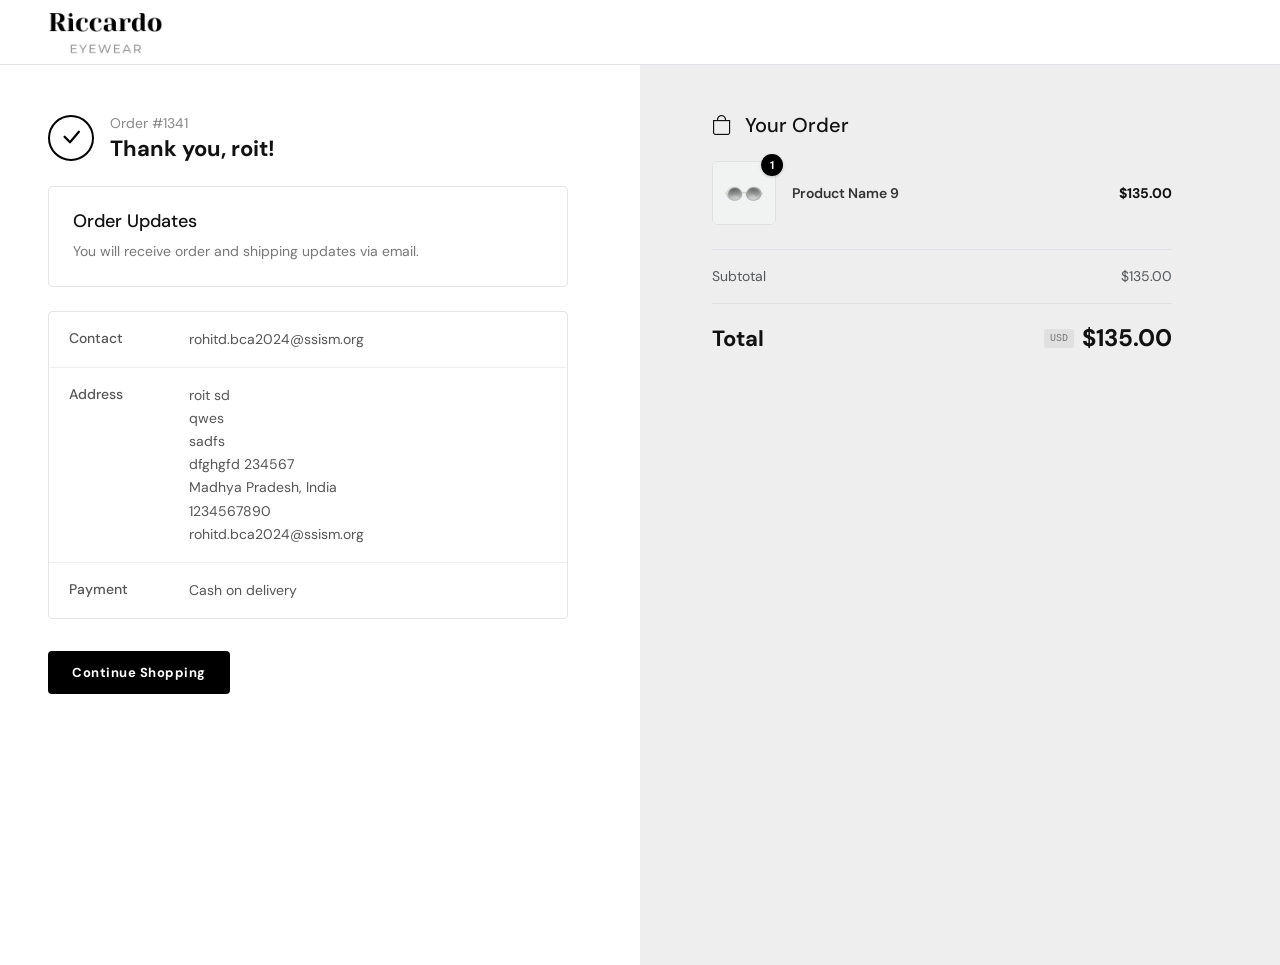
<file: order-complete.html>
<!DOCTYPE html>
<html lang="en">

<head>
    <meta charset="UTF-8">
    <meta name="viewport" content="width=device-width, initial-scale=1.0">
    <title>Order Complete - Riccardo Eyewear</title>

    <!-- Bootstrap 5 -->
    <link href="https://cdn.jsdelivr.net/npm/bootstrap@5.3.3/dist/css/bootstrap.min.css" rel="stylesheet">
    
    <!-- Bootstrap Icons -->
    <link rel="stylesheet" href="https://cdn.jsdelivr.net/npm/bootstrap-icons@1.11.3/font/bootstrap-icons.min.css">
    
    <!-- Google Fonts -->
    <link rel="preconnect" href="https://fonts.googleapis.com">
    <link rel="preconnect" href="https://fonts.gstatic.com" crossorigin>
    <link href="https://fonts.googleapis.com/css2?family=DM+Sans:wght@400;500;600;700&family=Montserrat:wght@400;500;600;700&display=swap" rel="stylesheet">

    <!-- CSS Links -->
    <link rel="stylesheet" href="order-complete.css">
</head>

<body>

    <!-- TOP LOGO HEADER (Thin top area full width) -->
    <header class="order-complete-header border-bottom py-2 px-4 px-md-5 bg-white">
        <div class="container-fluid p-0">
            <a href="index.html" class="d-inline-block">
                <img src="assets/website_logo.png" alt="Riccardo Eyewear" class="logo-img">
            </a>
        </div>
    </header>

    <!-- MAIN ORDER COMPLETE 50/50 SPLIT CONTAINER -->
    <main class="container-fluid p-0 overflow-hidden">
        <div class="row g-0 min-vh-100">
            
            <!-- LEFT SECTION: 50% Width on Desktop (White Background) -->
            <div class="col-12 col-lg-6 order-left-section bg-white py-4 py-md-5 px-4 px-md-5">
                <div class="left-content-wrapper mx-auto ms-lg-auto me-lg-4" style="max-width: 540px;">
                    
                    <!-- Success Header: Circle Check Icon + Order Number & Thank You -->
                    <div class="d-flex align-items-center gap-3 mb-4">
                        <div class="order-check-circle">
                            <i class="bi bi-check-lg"></i>
                        </div>
                        <div>
                            <div class="order-num-text" id="orderNumberDisplay">Order #1341</div>
                            <div class="order-thank-you-title" id="thankYouDisplay">Thank you, roit!</div>
                        </div>
                    </div>

                    <!-- Order Updates Box -->
                    <div class="order-card-box p-4 mb-4">
                        <h5 class="card-box-heading mb-2">Order Updates</h5>
                        <p class="card-box-subtext mb-0">You will receive order and shipping updates via email.</p>
                    </div>

                    <!-- Customer Information Box (Contact, Address, Payment) -->
                    <div class="order-card-box mb-4">
                        
                        <!-- Contact Row -->
                        <div class="info-row row g-0 align-items-start">
                            <div class="col-3 info-title">Contact</div>
                            <div class="col-9 info-content text-break" id="infoContactEmail">rohitd.bca2024@ssism.org</div>
                        </div>

                        <!-- Address Row -->
                        <div class="info-row row g-0 align-items-start">
                            <div class="col-3 info-title">Address</div>
                            <div class="col-9 info-content" id="infoAddressBlock">
                                <!-- Dynamically populated by order-complete.js -->
                            </div>
                        </div>

                        <!-- Payment Row -->
                        <div class="info-row row g-0 align-items-start">
                            <div class="col-3 info-title">Payment</div>
                            <div class="col-9 info-content" id="infoPaymentMethod">Cash on delivery</div>
                        </div>

                    </div>

                    <!-- Continue Shopping Button -->
                    <div class="mt-4 pt-2">
                        <a href="men.html" class="btn-continue-shopping">
                            Continue Shopping
                        </a>
                    </div>

                </div>
            </div>

            <!-- RIGHT SECTION: 50% Width on Desktop (Light Grey Background) -->
            <div class="col-12 col-lg-6 order-right-section py-4 py-md-5 px-4 px-md-5">
                <div class="right-content-wrapper mx-auto me-lg-auto ms-lg-4" style="max-width: 460px;">
                    
                    <!-- Right Heading: Shopping Bag Icon + Your Order -->
                    <h5 class="your-order-heading mb-4">
                        <i class="bi bi-bag me-2"></i> Your Order
                    </h5>

                    <!-- Product Items List -->
                    <div id="yourOrderItemsList" class="mb-4">
                        <!-- Dynamically populated by order-complete.js -->
                    </div>

                    <!-- Subtotal Row -->
                    <div class="d-flex justify-content-between align-items-center py-3 border-top summary-subtotal-row">
                        <span class="text-muted">Subtotal</span>
                        <span class="text-muted" id="rightSubtotal">$135.00</span>
                    </div>

                    <!-- Total Row -->
                    <div class="d-flex justify-content-between align-items-center py-3 border-top summary-total-row">
                        <span class="total-label">Total</span>
                        <div class="d-flex align-items-center gap-2">
                            <span class="usd-tag">USD</span>
                            <span class="total-amount" id="rightTotal">$135.00</span>
                        </div>
                    </div>

                </div>
            </div>

        </div>
    </main>

    <!-- JavaScript Files -->
    <script src="https://cdn.jsdelivr.net/npm/bootstrap@5.3.3/dist/js/bootstrap.bundle.min.js"></script>
    <script src="order-complete.js"></script>

</body>

</html>
</file>
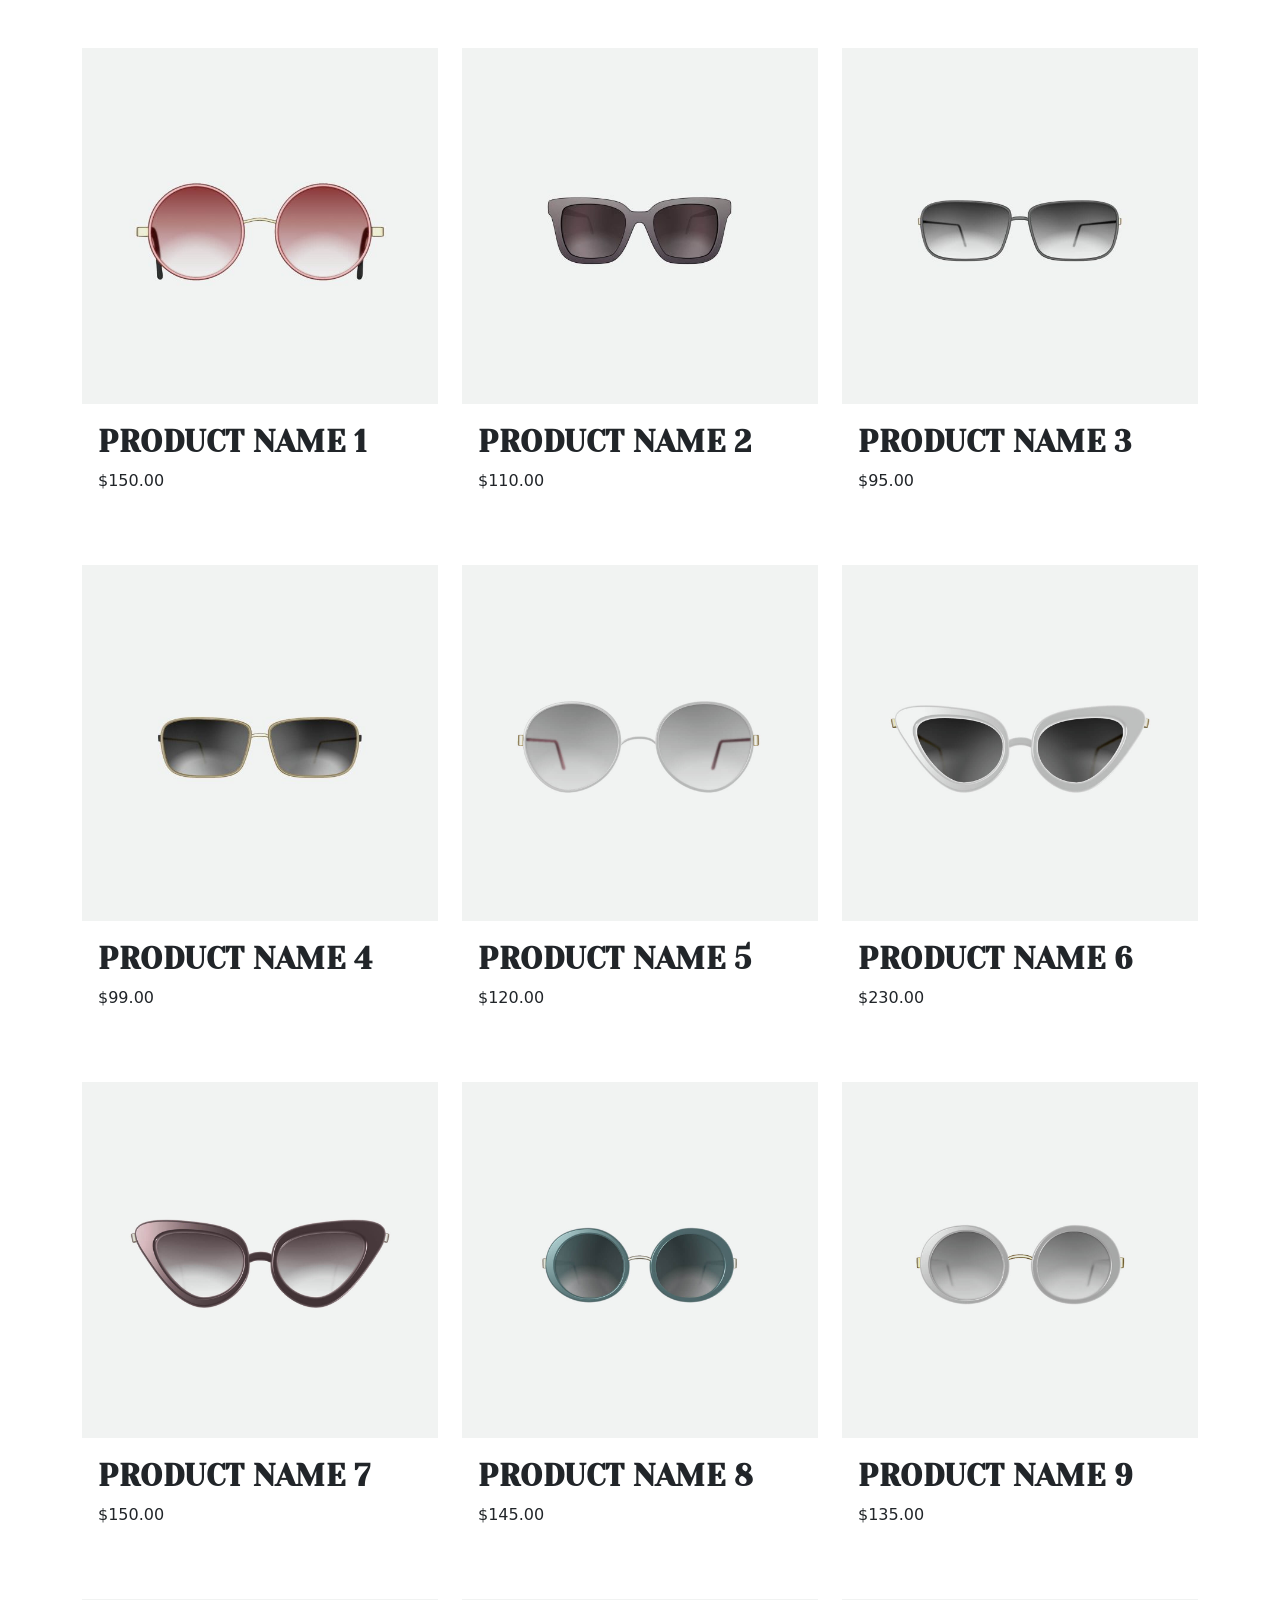
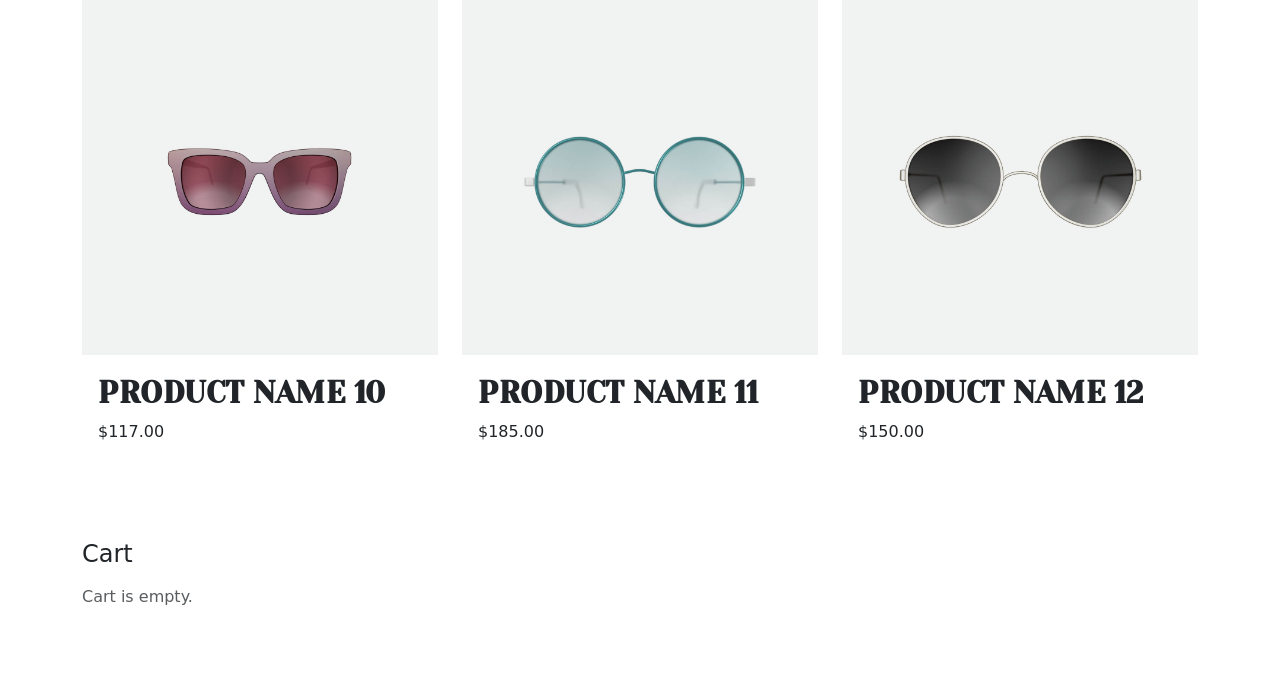
<file: product.html>
<!DOCTYPE html>
<html lang="en">

<head>
    <meta charset="UTF-8">
    <meta name="viewport" content="width=device-width, initial-scale=1.0">

    <title>Reusable Product Cards</title>

    <!-- Bootstrap 5 -->
    <link href="https://cdn.jsdelivr.net/npm/bootstrap@5.3.3/dist/css/bootstrap.min.css" rel="stylesheet">

    <!-- Bootstrap Icons -->
    <link rel="stylesheet" href="https://cdn.jsdelivr.net/npm/bootstrap-icons@1.11.3/font/bootstrap-icons.min.css">

    <!-- Google Fonts -->
    <link rel="preconnect" href="https://fonts.googleapis.com">
    <link rel="preconnect" href="https://fonts.gstatic.com" crossorigin>

    <!-- Body Font -->
    <link href="https://fonts.googleapis.com/css2?family=DM+Sans:wght@400;500;600;700&family=Yeseva+One&display=swap"
        rel="stylesheet">


    <link rel="stylesheet" href="product.css">

</head>


<body>


    <!-- =========================================
            PRODUCT SECTION
        ========================================== -->

    <section class="container py-5">

        <div class="row g-4" id="product-container">

            <!-- JavaScript products yahan generate karega -->

        </div>

    </section>



    <!-- =========================================
            SIMPLE CART
        ========================================== -->

    <section class="container pb-5">

        <h4 class="mb-3">
            Cart
        </h4>

        <div id="cart-container">

            <p class="text-muted">
                Cart is empty.
            </p>

        </div>

    </section>



    <!-- =========================================
            PRODUCT DETAILS MODAL
        ========================================== -->

    <div class="modal fade product-modal" id="productModal" tabindex="-1" aria-labelledby="productModalLabel"
        aria-hidden="true">

        <div class="modal-dialog modal-xl modal-dialog-centered">

            <div class="modal-content">


                <!-- CLOSE BUTTON -->

                <button type="button" class="btn-close position-absolute top-0 end-0 m-4 z-3" data-bs-dismiss="modal"
                    aria-label="Close"></button>



                <div class="modal-body">

                    <div class="row g-0">


                        <!-- =================================
                                PRODUCT IMAGE
                            ================================== -->

                        <div class="col-12 col-md-6 d-flex">

                            <div class="modal-product-image w-100">

                                <div id="modalCarousel" class="carousel slide h-100" data-bs-ride="carousel"
                                    data-bs-interval="5000">

                                    <div id="modalCarouselInner" class="carousel-inner h-100">
                                        <!-- JS se images aayengi -->
                                    </div>

                                    <button class="carousel-control-prev" type="button" data-bs-target="#modalCarousel"
                                        data-bs-slide="prev">
                                        <span class="carousel-control-prev-icon"></span>
                                    </button>

                                    <button class="carousel-control-next" type="button" data-bs-target="#modalCarousel"
                                        data-bs-slide="next">
                                        <span class="carousel-control-next-icon"></span>
                                    </button>

                                </div>

                            </div>

                        </div>



                        <!-- =================================
                                PRODUCT DETAILS
                            ================================== -->

                        <div class="col-12 col-md-6 pb-5 ">

                            <div class="modal-product-details ">


                                <!-- TOP CATEGORY -->

                                <div id="modalProductCategoryTop" class="modal-category-top">
                                    WOMEN
                                </div>



                                <!-- PRODUCT NAME -->

                                <h2 id="productModalLabel" class="modal-product-title fw-bolder">
                                    Product Title
                                </h2>



                                <!-- PRICE + SHIPPING -->

                                <div class="modal-price-shipping">

                                    <span id="modalProductPrice" class="modal-price">
                                        $185.00
                                    </span>

                                    <span class="modal-shipping">
                                        &amp; Free Shipping
                                    </span>

                                </div>



                                <!-- DESCRIPTION -->

                                <div id="modalProductDescription" class="modal-description">

                                    <!-- JavaScript description yahan dalega -->

                                </div>



                                <!-- CATEGORY BOTTOM -->

                                <div class="modal-category-bottom">

                                    <strong>
                                        Category:
                                    </strong>

                                    <span id="modalProductCategoryBottom">
                                        Women
                                    </span>

                                </div>


                            </div>

                        </div>

                    </div>

                </div>

            </div>

        </div>

    </div>



    <!-- =========================================
            BOOTSTRAP JAVASCRIPT
        ========================================== -->

    <script src="https://cdn.jsdelivr.net/npm/bootstrap@5.3.3/dist/js/bootstrap.bundle.min.js"></script>



    <!-- =========================================
            JAVASCRIPT
        ========================================== -->

    <script src="product.js"></script>

</body>

</html>
</file>
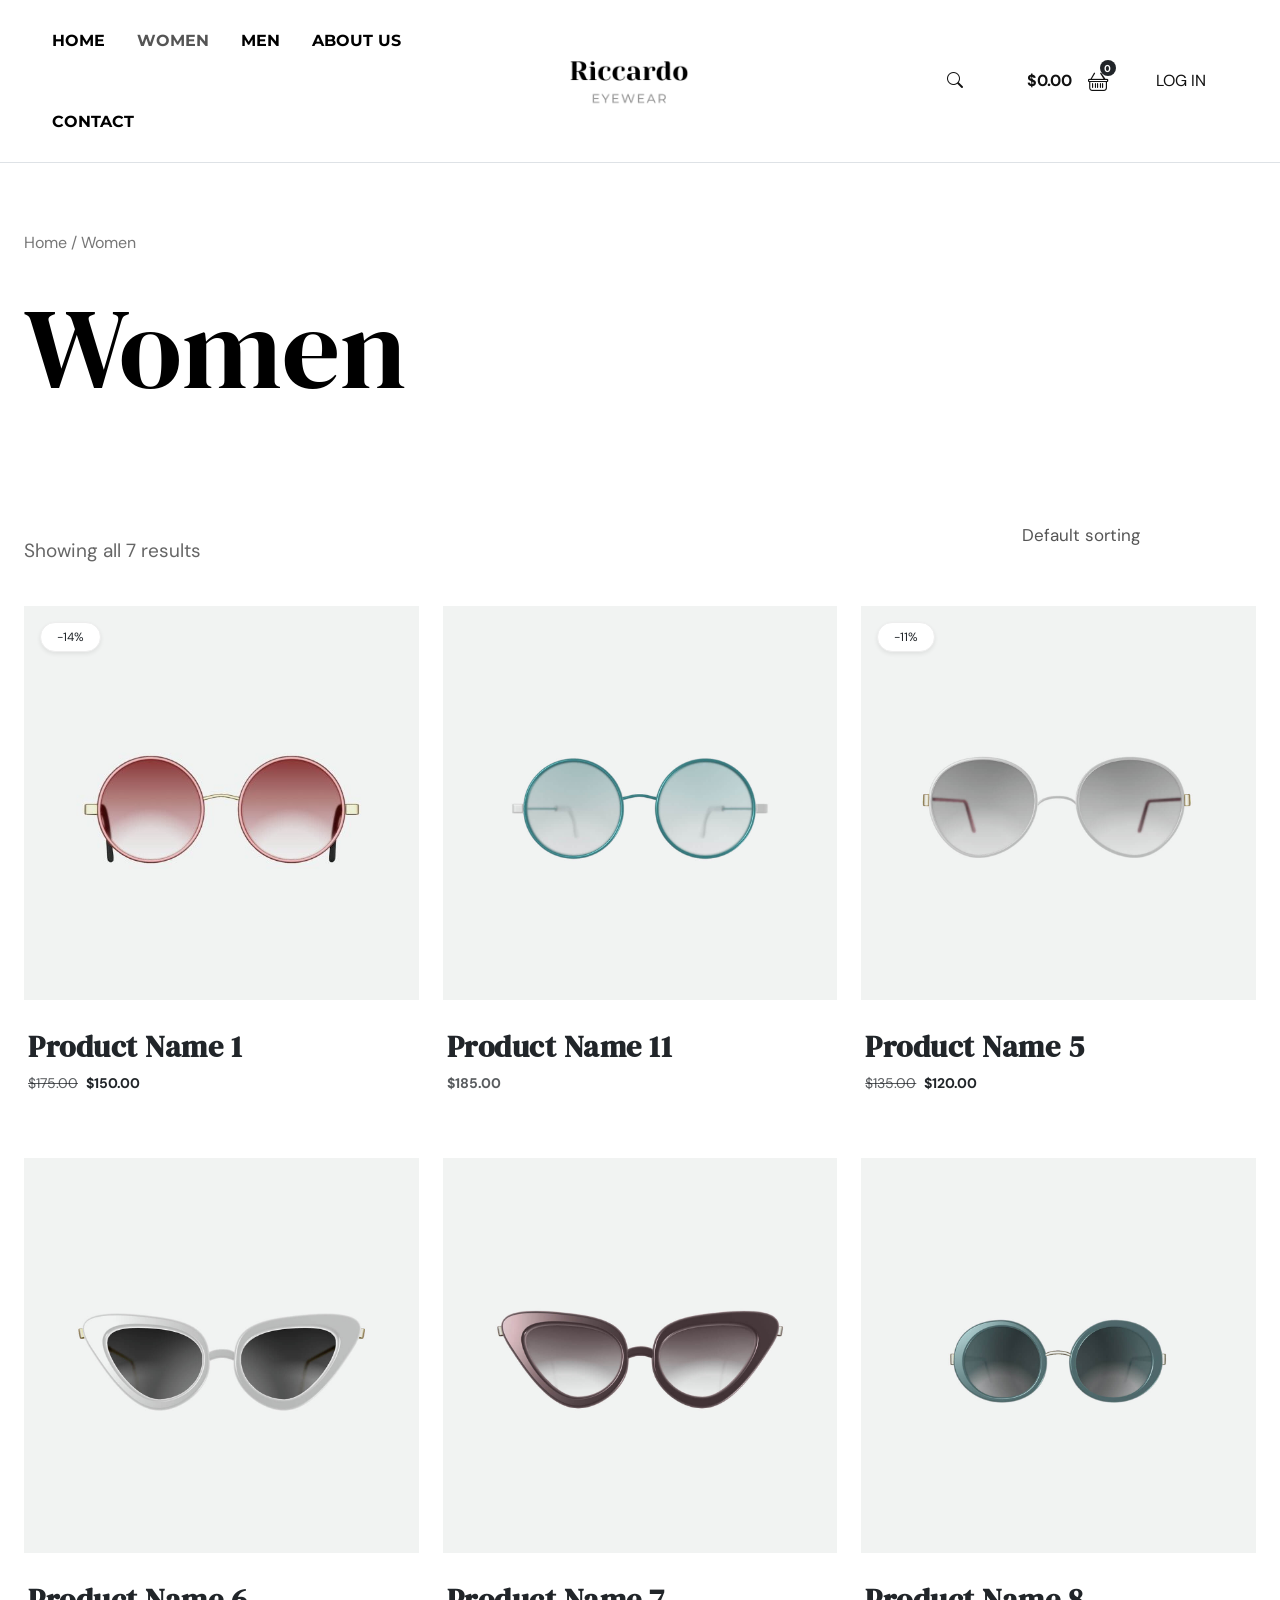
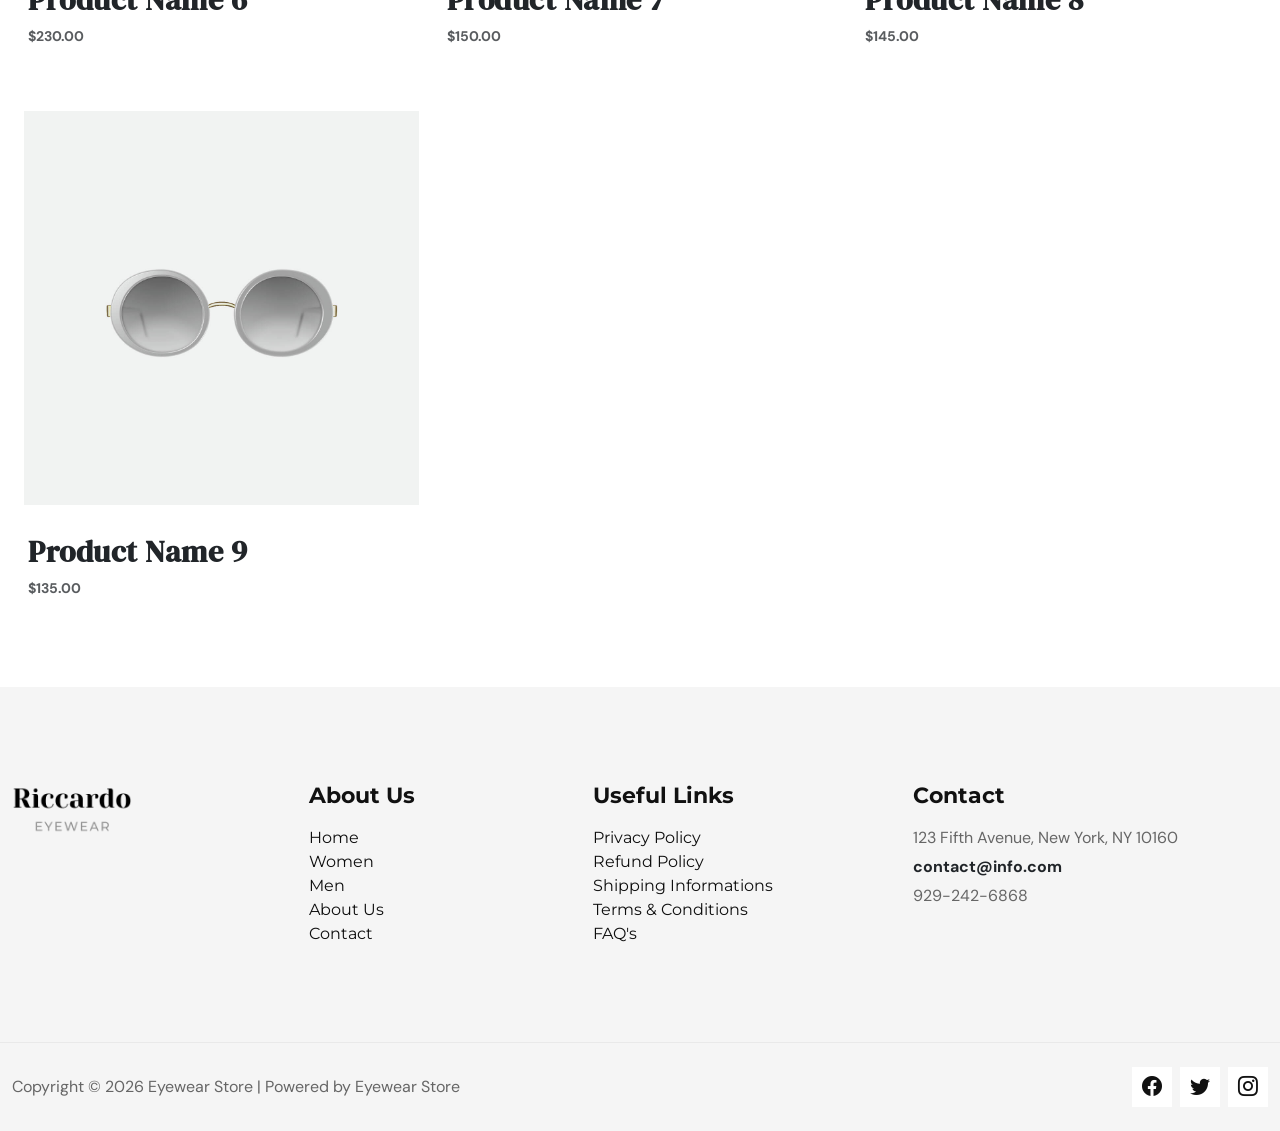
<file: women.html>
<!DOCTYPE html>
<html lang="en">

<head>
    <meta charset="UTF-8">
    <meta name="viewport" content="width=device-width, initial-scale=1.0">
    <title>Women - Riccardo Eyewear</title>
    <meta name="description" content="Shop women's premium sunglasses at Riccardo Eyewear. Browse our exclusive collection of stylish eyewear for women with free shipping.">
    <meta name="keywords" content="women sunglasses, women eyewear, premium sunglasses for women, Riccardo Eyewear women">
    <meta name="robots" content="index, follow">
    <link rel="canonical" href="https://www.riccardoeyewear.com/women.html">
    <!-- OpenGraph -->
    <meta property="og:type" content="website">
    <meta property="og:title" content="Women's Sunglasses - Riccardo Eyewear">
    <meta property="og:description" content="Shop women's premium sunglasses at Riccardo Eyewear. Browse our exclusive collection of stylish eyewear for women with free shipping.">
    <meta property="og:url" content="https://www.riccardoeyewear.com/women.html">
    <meta property="og:image" content="https://www.riccardoeyewear.com/assets/website_logo.png">
    <meta property="og:site_name" content="Riccardo Eyewear">
    <!-- Twitter Card -->
    <meta name="twitter:card" content="summary_large_image">
    <meta name="twitter:title" content="Women's Sunglasses - Riccardo Eyewear">
    <meta name="twitter:description" content="Shop women's premium sunglasses at Riccardo Eyewear. Browse our exclusive collection of stylish eyewear for women with free shipping.">
    <meta name="twitter:image" content="https://www.riccardoeyewear.com/assets/website_logo.png">

    <!-- Bootstrap 5 -->
    <link href="https://cdn.jsdelivr.net/npm/bootstrap@5.3.3/dist/css/bootstrap.min.css" rel="stylesheet">

    <!-- Bootstrap Icons -->
    <link rel="stylesheet" href="https://cdn.jsdelivr.net/npm/bootstrap-icons@1.11.3/font/bootstrap-icons.min.css">

    <!-- Google Fonts -->
    <link rel="preconnect" href="https://fonts.googleapis.com">
    <link rel="preconnect" href="https://fonts.gstatic.com" crossorigin>
    <link
        href="https://fonts.googleapis.com/css2?family=DM+Sans:wght@400;500;600;700&family=DM+Serif+Display&family=Montserrat:wght@400;500;600;700&family=Yeseva+One&display=swap"
        rel="stylesheet">

    <!-- CSS Links -->
    <link rel="stylesheet" href="header.css">
    <link rel="stylesheet" href="footer.css">
    <link rel="stylesheet" href="product.css">
    <link rel="stylesheet" href="women.css">
</head>

<body>

    <!-- HEADER NAVBAR -->
    <header class="border-bottom">
        <div class="container-fluid">
            <div id="header-nav"></div>
        </div>
    </header>

    <!-- SLIDE-OUT CART PANEL DRAWER -->
    <div class="cart-overlay" id="cartOverlay" onclick="closeCartPanel()"></div>
    <div class="cart-panel bg-white d-flex flex-column" id="cartPanel">
        <div class="d-flex justify-content-between align-items-center px-4 py-3 border-bottom">
            <h6 class="mb-0 fw-bold text-uppercase">Shopping Cart</h6>
            <button class="btn btn-link text-dark p-0 fs-5 text-decoration-none"
                onclick="closeCartPanel()">&#x2715;</button>
        </div>
        <div class="flex-grow-1 overflow-auto px-4 py-3" id="cartPanelItems"></div>
        <div class="border-top px-4 py-3">
            <div class="d-flex justify-content-between fw-semibold mb-3 pb-3 border-bottom">
                <span>Subtotal:</span>
                <span id="cartPanelSubtotal">$0.00</span>
            </div>
            <button class="btn btn-outline-dark w-100 fw-bold text-uppercase mb-2 cart-btn"
                onclick="window.location.href='cart.html'">VIEW CART</button>
            <button class="btn btn-outline-dark w-100 fw-bold text-uppercase cart-btn"
                onclick="window.location.href='checkout.html'">CHECKOUT</button>
        </div>
    </div>

    <!-- MAIN WOMEN PRODUCTS CONTAINER -->
    <main class="container-fluid py-5 px-4" style="min-height: 70vh;">

        <!-- Breadcrumb -->
        <nav class="women-breadcrumb mb-4">
            <a href="index.html">Home</a> / Women
        </nav>

        <!-- Large Page Title -->
        <h1 class="women-title mb-5">Women</h1>

        <!-- Results & Sorting Bar -->
        <div class="d-flex justify-content-between align-items-center mb-4 flex-wrap gap-2">
            <div class="results-count mt-5 pt-4 mb-3 " id="resultsCountText">
                Showing all 7 results
            </div>
            <div>
                <select class="form-select form-select-sm sorting-select mt-4" id="sortingSelect"
                    aria-label="Product sorting">
                    <option value="default" selected>Default sorting</option>
                    <option value="latest">Sort by latest</option>
                    <option value="price-low-high">Sort by price: low to high</option>
                    <option value="price-high-low">Sort by price: high to low</option>
                </select>
            </div>
        </div>

        <!-- Women Products Grid Row -->
        <div class="row g-4" id="womenProductsContainer">
            <!-- Dynamically populated via women.js -->
        </div>

    </main>

    <!-- PRODUCT DETAILS MODAL (Reused structure from product.html) -->
    <div class="modal fade product-modal mb-3 " id="productModal" tabindex="-1" aria-labelledby="productModalLabel"
        aria-hidden="true">
        <div class="modal-dialog modal-xl modal-dialog-centered">
            <div class="modal-content">
                <button type="button" class="btn-close position-absolute top-0 end-0 m-4 z-3" data-bs-dismiss="modal"
                    aria-label="Close"></button>
                <div class="modal-body">
                    <div class="row g-0">
                        <div class="col-12 col-md-6 d-flex">
                            <div class="modal-product-image w-100">
                                <div id="modalCarousel" class="carousel slide h-100" data-bs-ride="carousel"
                                    data-bs-interval="5000">
                                    <div id="modalCarouselInner" class="carousel-inner h-100">
                                        <!-- Carousel images generated dynamically -->
                                    </div>
                                    <button class="carousel-control-prev" type="button" data-bs-target="#modalCarousel"
                                        data-bs-slide="prev">
                                        <span class="carousel-control-prev-icon"></span>
                                    </button>
                                    <button class="carousel-control-next" type="button" data-bs-target="#modalCarousel"
                                        data-bs-slide="next">
                                        <span class="carousel-control-next-icon"></span>
                                    </button>
                                </div>
                            </div>
                        </div>
                        <div class="col-12 col-md-6 pb-5">
                            <div class="modal-product-details">
                                <div id="modalProductCategoryTop" class="modal-category-top">WOMEN</div>
                                <h2 id="productModalLabel" class="modal-product-title fw-bolder">Product Title</h2>
                                <div class="modal-price-shipping">
                                    <span id="modalProductPrice" class="modal-price">$0.00</span>
                                    <span class="modal-shipping">&amp; Free Shipping</span>
                                </div>
                                <div id="modalProductDescription" class="modal-description">
                                    <!-- Product description paragraphs generated dynamically -->
                                </div>
                                <div class="modal-category-bottom">
                                    <strong>Category:</strong>
                                    <span id="modalProductCategoryBottom">Women</span>
                                </div>
                            </div>
                        </div>
                    </div>
                </div>
            </div>
        </div>
    </div>

    <!-- FOOTER NAVBAR -->
    <div id="footer-nav"></div>

    <!-- JavaScript Files -->
    <script src="https://cdn.jsdelivr.net/npm/bootstrap@5.3.3/dist/js/bootstrap.bundle.min.js"></script>
    <script src="product.js"></script>
    <script src="header.js"></script>
    <script src="footer.js"></script>
    <script src="women.js"></script>

</body>

</html>
</file>
<file: style.css>
/* ================= UNIVERSAL RESET ================= */

* {
    margin: 0;
    padding: 0;
    box-sizing: border-box;
}

html,
body {
    overflow-x: hidden;
    max-width: 100%;
}

/* ================= HEADER ================= */

header {
    height: 800px;
    background-image: url(assets/firstpage_bg.png);
    background-size: cover;
    background-repeat: no-repeat;
    background-position: top center;
}


/* ================= NAVBAR ================= */

.navbar {
    /* min-height: 180px; */
    position: relative;
}


/* ================= MOBILE ================= */

@media (max-width: 767px) {

    .navbar {
        min-height: auto;
    }

}


/* ================= HERO SECTION ================= */

.hero-section {
    width: 100%;
    padding-top: 70px;
}


/* ================= HERO CONTENT ================= */

.hero-content {
    padding-left: 0;

    /* Image ko iske according position karenge */
    position: relative;

    /* Text ko image ke upar rakhega */
    z-index: 2;
}


/* ================= HERO IMAGE ================= */

.hero-image {
    position: absolute;

    left: 25vw;

    top: -110px;

    width: 600px;
    height: auto;

    z-index: -1;

    pointer-events: none;
}


/* ================= SMALL HEADING ================= */

.hero-content h6 {
    font-family: "Montserrat", sans-serif;

    font-size: 14px;
    font-weight: 700;

    margin-bottom: 24px;

    position: relative;
    z-index: 2;
}


/* ================= MAIN HEADING ================= */

.hero-content h1 {
    color: black;

    font-family: "Yeseva One", serif;

    font-size: 75px;
    font-weight: bold;

    line-height: 1.3;

    margin: 0;

    transform: scaleX(1.1);
    transform-origin: left;

    position: relative;
    z-index: 2;
}


/* ================= PARAGRAPH ================= */

.hero-content p {
    font-family: Arial, sans-serif;

    font-size: 18px;

    line-height: 1.8;

    margin-top: 25px;
    margin-bottom: 40px;

    max-width: 600px;

    position: relative;
    z-index: 2;
}


/* ================= SHOP NOW BUTTON ================= */

.shop-btn {
    display: inline-block;

    padding: 18px 32px;

    font-family: Arial, sans-serif;

    font-size: 16px;
    font-weight: bold;

    color: black;

    text-decoration: none;

    border: 1px solid black;

    margin-bottom: 40px;

    position: relative;
    z-index: 2;
}


/* Hover */

.shop-btn:hover {
    background-color: black;
    color: white;
}




.about-content {
    padding: 80px 70px 80px 70px;
    margin-left: 27px;
}

.about-content h2 {
    color: black;
    font-family: "DM Serif Display", serif;
    font-size: 70px;
    font-weight: 500;
}

.about-content p {
    color: #555;
    font-family: sans-serif;
    font-size: 17px;
    font-weight: lighter;
    line-height: 1.9;
}

.about-image {
    min-height: 840px;
    width: 420px;
    background-image: url(assets/about-02.jpg);
    background-position: center;
    background-size: cover;
}

.about-background {
    min-height: 840px;
    width: 405px;
    background-image: url(assets/about-01.jpg);
    background-position: center;
    background-size: cover;
}

.read-btn {
    display: inline-block;
    padding: 10px 32px;
    font-family: Arial, sans-serif;
    font-size: 16px;
    font-weight: bold;
    color: black;
    text-decoration: none;
    border: 1px solid black;
    margin-top: 40px;
}

.read-btn:hover {
    background-color: black;
    color: white;


}

.div3 {
    height: 830px;
    background-image: url(assets/bg-01.jpg);
    background-position: center;
    background-size: cover;
}

.content {

    width: 560px;
    padding-left: 75px;
    padding-top: 125px;

}

.content h2 {
    color: black;

    font-family: "DM Serif Display", serif;

    font-weight: 600;
    font-size: 63px;
    line-height: 1.4;
    letter-spacing: 0.10em;
    /* font-weight: 500; */
}

.content p {
    line-height: 1.6;
}


.div4 {
    min-height: 955px;
    margin-top: 20px;
}

.backg {

    background-image: url(assets/bg-02.jpg);
    background-position: center;
    background-size: cover;
}

.div-content {
    padding: 190px 180px 143px 180px;

}

.div-content img {

    height: 160px;
    width: 250px;
}

.div-content h4 {

    color: black;
    font-family: Arial, sans-serif;
    font-size: 28px;
    font-weight: 600;
    /* letter-spacing: 1.3px; */
}

.pera {
    color: #797979;
    padding-right: 50px;
    font-size: 18px;
    font-family: sans-serif;
    letter-spacing: 0.1rem;
    line-height: 1.8;
    margin-top: 20px;

}


.product-price {
    padding: 40px 0px 0px 15px;
}

.product-price bdi {
    /* display: block; */
    margin-right: 25px;
    font-size: 18px;
    color: #555;
}

.product-price a {
    display: inline-block;

    padding: 14px 32px;

    font-family: Arial, sans-serif;

    font-size: 16px;
    font-weight: bold;

    color: black;

    text-decoration: none;

    border: 1px solid black;
    margin-left: 10px;
    border-radius: 0%;
}

.product-price a:hover {
    background-color: black;
    color: white;
}


.testimonial-title {
    color: black;
    font-family: "Playfair Display", serif;
    font-size: 70px;
    line-height: 1.1;
    overflow-wrap: break-word;
}

.review-text {
    font-size: 35px;
    font-weight: 400;
    line-height: 1.6;
    font-style: italic;
    overflow-wrap: break-word;
}

.stars {
    padding-top: 26px;
    color: #f2a94a;
    font-size: 20px;
    letter-spacing: 1px;
}

.read-more {
    letter-spacing: 1px;
    line-height: 1;
    font-weight: 700;
    font-size: 17px;
    padding: 13px 27px;
}

/* section  */



.care-section {
    width: 100%;
    margin: 0;
    padding: 0;
    /* overflow: hidden; */
}

.care-content {
    padding-top: 144px;
    /* padding-right: 200px ; */
}

.care-title {
    font-size: 37px;
    line-height: 1.2;
    margin-bottom: 25px;
}

.care-text {
    color: #5d6875;
    font-size: 17px;
    /* line-height: 1.6; */
    max-width: 620px;
    margin-bottom: 65px;
}


.care-image {
    width: 100%;
    height: 700px;
    background-image: url("assets/bg-03.jpg");
    background-size: cover;
    background-position: center;
    background-repeat: no-repeat;
    overflow: hidden;
}

/* Facility / Features Section */
.facility-section {
    border: 1px solid #e5e5e5;
}

.facility {
    padding-top: 30px;
    padding-bottom: 85px;
    border-bottom: 1px solid #e5e5e5;
}

.facility:last-child {
    border-bottom: none;
}

@media (min-width: 768px) {
    .facility {
        border-bottom: none;
        border-right: 1px solid #e5e5e5;
    }

    .facility:last-child {
        border-right: none;
    }
}

.facility-icon {
    height: 38px;
    max-width: 48px;
    margin-bottom: 28px;
}

.facility-heading {
    font-family: 'DM Sans', sans-serif;
    font-size: 23px;
    line-height: 1.15;
}

.facility-text {
    font-family: 'DM Sans', sans-serif;
    font-size: 18px;
    line-height: 1.65;
    color: #666666;
    max-width: 200px;
}

@media (max-width: 991.98px) {
    .facility {
        padding-top: 60px;
        padding-bottom: 65px;
        padding-left: 15px;
        padding-right: 15px;
    }

    .facility-icon {
        height: 34px;
        margin-bottom: 22px;
    }

    .facility-heading {
        font-size: 24px;
        margin-bottom: 14px;
    }

    .facility-text {
        font-size: 15px;
        max-width: 190px;
    }


}



@media (max-width: 767.98px) {
    .facility {
        padding-top: 45px;
        padding-bottom: 45px;
    }

    .facility-icon {
        height: 34px;
        margin-bottom: 20px;
    }

    .facility-heading {
        font-size: 22px;
        margin-bottom: 12px;
    }

    .facility-text {
        font-size: 15px;
        max-width: 240px;
    }
}

/* ==========================================================================
   RESPONSIVE — added below, desktop styles above unchanged
   ========================================================================== */

/* Testimonial section — replaces inline style */
.testimonial-section {
    /* padding-left: 575px;
    padding-right: 575px; */
    margin-top: 200px;
    margin-bottom: 200px;
}

/* Trending heading — desktop default */
.trending-heading {
    font-size: 73px;
}

/* ── LARGE DESKTOP (≥1400px) ── */
@media (min-width: 1400px) {
    .hero-image {
        width: 650px;
        left: 30vw;
    }
}

@media(min-width : 1200px) {
    .about-background {
        width: 29%;
    }
}

/* ── TABLET / SMALL DESKTOP (≤1199px) ── */
@media (max-width: 1199px) {
    .hero-image {
        width: 480px;
        left: 22vw;
    }

    .hero-content h1 {
        font-size: 60px;
    }

    .about-content {
        padding: 60px 40px;
    }

    .about-content h2 {
        font-size: 62px;
    }

    .div-content {
        padding: 120px 80px 100px 80px;
    }

    .content {
        width: 100%;
        padding-left: 50px;
        padding-top: 80px;
    }

    .content h2 {
        font-size: 50px;
    }

    .testimonial-title {
        font-size: 52px;
    }

    .review-text {
        font-size: 26px;
    }

    .care-content {
        padding-top: 80px;
    }

    .care-section .col-md-6 {
        margin-left: 0 !important;
    }

    .care-image {
        height: 110%;
    }


    .testimonial-section {
        padding-left: 200px;
        padding-right: 200px;
        margin-top: 120px;
        margin-bottom: 120px;
    }

    .trending-heading {
        font-size: 52px !important;
    }

    .about-image {
        width: 50%;
        margin-bottom: 20px;
    }

    .about-background {
        width: 98%;
        margin-left: 10px;
    }

    .about-content {
        width: 35%;
        /* padding: 0px; */
        /* padding-left: 10px; */

    }
}

/* ── TABLET (≤991px) ── */
@media (max-width: 991px) {
    header {
        height: auto;
        min-height: 500px;
        padding-bottom: 40px;
    }

    .hero-image {
        width: 360px;
        left: 38%;
        top: -60px;
    }

    .hero-content h1 {
        font-size: 48px;
    }

    .hero-content p {
        font-size: 16px;
    }

    .hero-section {
        padding-top: 40px;
    }

    .about-content {
        padding: 40px;
        margin-left: 0;
        min-width: 40%;
    }

    .about-content h2 {
        font-size: 42px;
    }

    .about-image {
        margin-bottom: 20px;
    }

    .about-background {
        width: 90%;
        margin-left: 30px;
    }

    .div3 {
        height: auto;
        min-height: 500px;
        padding-bottom: 60px;
    }

    .content {
        width: 100%;
        padding-left: 30px;
        padding-top: 60px;
        padding-right: 30px;
    }

    .content h2 {
        font-size: 42px;
    }

    .div4 {
        min-height: auto;
    }

    .div-content {
        padding: 60px 40px;
    }

    .care-content {

        margin-left: 0px;
    }

    .care-section .col-md-6 {
        margin-left: 0 !important;
    }

    .care-image {
        /* width: 100%; */
        height: 400px;
        margin-left: 0px;
    }

    .care-title {
        font-size: 30px;
    }

    .testimonial-title {
        font-size: 42px;
    }

    .review-text {
        font-size: 22px;
    }

    .testimonial-section {
        padding-left: 60px;
        padding-right: 60px;
        margin-top: 80px;
        margin-bottom: 80px;
    }

    .trending-heading {
        font-size: 42px !important;
    }
}

/* ── MOBILE (≤767px) ── */
@media (max-width: 767px) {
    header {
        height: auto;
        min-height: auto;
        padding-bottom: 30px;
    }

    .hero-image {
        position: relative;
        left: auto;
        top: auto;
        width: 100%;
        max-width: 300px;
        display: block;
        margin: 0 auto 20px;
    }

    .hero-content {
        padding-left: 15px;
        padding-right: 15px;
    }

    .hero-content h1 {
        font-size: 38px;
        transform: none;
    }

    .hero-content p {
        font-size: 15px;
    }

    .hero-section {
        padding-top: 20px;
    }

    .about-content {
        padding: 30px 20px;
        margin-left: 0;
        margin-right: 0 !important;
    }

    .about-content h2 {
        font-size: 36px;
    }

    .about-image {
        min-height: 360px;
        width: 40%;
        margin: 0 !important;
    }

    .about-background {
        min-height: 260px;
        width: 100%;
        margin-top: 20px;
    }

    .div3 {
        height: auto;
        min-height: auto;
        padding-bottom: 40px;
    }

    .content {
        width: 100%;
        padding: 40px 20px;
    }

    .content h2 {
        font-size: 32px;
    }

    .div4 {
        min-height: auto;
    }

    .backg {
        min-height: 280px;
    }

    .div-content {
        padding: 30px 20px;
    }

    .div-content img {
        width: 100%;
        height: auto;
        max-width: 200px;
    }

    .pera {
        padding-right: 0;
    }

    .testimonial-title {
        font-size: 32px;
    }

    .review-text {
        font-size: 18px;
    }

    .testimonial-section {
        padding-left: 20px;
        padding-right: 20px;
        margin-top: 60px;
        margin-bottom: 60px;
    }

    .care-content {
        padding: 40px 20px;
    }

    .care-image {
        width: 100%;
        height: 260px;
    }

    .care-title {
        font-size: 26px;
    }

    .care-text {
        font-size: 15px;
        padding-right: 0 !important;
        max-width: 100%;
    }

    .trending-heading {
        font-size: 32px !important;
    }

    .care-section .col-md-5 {
        padding-right: 0 !important;
        margin-right: 0 !important;
    }

    .care-section .col-md-6 {
        margin-left: 0 !important;
    }

    .about-image {
        width: 50%;
        margin-bottom: 20px;
    }

    .about-background {
        width: 98%;
        margin-left: 10px;
    }

    .about-content {
        width: 35%;
        /* padding: 0px; */
        /* padding-left: 10px; */

    }
}

/* ── SMALL MOBILE (≤575px) ── */
@media (max-width: 575px) {
    .hero-content h1 {
        font-size: 30px;
    }

    .hero-content p {
        font-size: 17px;
    }

    .shop-btn {
        padding: 14px 22px;
        font-size: 14px;
    }

    .about-content h2 {
        font-size: 28px;
    }

    .content h2 {
        font-size: 26px;
    }

    .div-content {
        padding: 20px 15px;
    }

    .testimonial-title {
        font-size: 26px;
    }

    .review-text {
        font-size: 16px;
    }

    .testimonial-section {
        padding-left: 15px;
        padding-right: 15px;
        margin-top: 40px;
        margin-bottom: 90px;
    }

    .care-image {
        height: 300px;
    }

    .care-title {
        font-size: 22px;
    }

    .trending-heading {
        font-size: 26px !important;

    }



}

/* ── VERY SMALL MOBILE (≤375px) ── */
/* @media (max-width: 375px) {
    .hero-content h1 {
        font-size: 29px;
    }

    .about-content h2 {
        font-size: 22px;
    }

    .content h2 {
        font-size: 20px;
    }

    .testimonial-title {
        font-size: 20px;
    }

    .review-text {
        font-size: 14px;
    }

    .care-title {
        font-size: 18px;
    }

    .trending-heading {
        font-size: 22px !important;
    }
} */

@media (max-width: 720px) {
    .hero-content h1 {
        font-size: 39px;
    }

    .about-content h2 {
        font-size: 34px;
    }

    .content h2 {
        font-size: 27px;
        font-weight: bold;
    }

    .testimonial-title {
        font-size: 39px;
    }

    .review-text {
        font-size: 14px;
    }

    .care-title {
        font-size: 18px;
    }

    .trending-heading {
        font-size: 45px !important;
    }

    .about-image {
        min-height: 660px;
        width: 90%;
        margin: 40px 25px 20px 15px !important;
    }

    .about-background {
        min-height: 660px;
        width: 90%;
        margin: 0px 25px 0px 15px !important;
    }

    .div3 {
        background-image: url(assets/bg-01.jpg);
        background-position: left;
    }

    .backg {
        min-height: 580px;
    }


    .div-content {
        margin-top: -90px;
        padding: 20px 15px;
        text-align: center;
    }

    .pera {
        padding-left: 30px;
    }

    @media (min-width: 720px) {
        .care-section .container-fluid>div:has(.care-content):has(.care-image) {
            margin-top: 40x;
            display: flex;
            flex-direction: column-reverse;
        }

        .care-section .container-fluid>div:has(.care-content):has(.care-image)>* {
            width: 100%;
            margin: 0 !important;
        }
    }

    @media (max-width: 720px) {
        #trendingProductsContainer>* {
            flex: 0 0 50%;
            max-width: 50%;
        }
    }

}

@media (min-width: 1300px) {
    #div2 {
        display: flex;
        flex-wrap: nowrap;
    }

    #div2>div {
        flex: 1 1 0;
        min-width: 0;
    }
}
</file>
<file: header.css>
html,
body {
    overflow-x: hidden;
    max-width: 100%;
}

.nav-linkk {
    color: #555;
    font-family: "Montserrat", sans-serif;
    text-decoration: none;
    font-size: 16px;
    font-weight: 700;
    text-transform: uppercase;
    line-height: 65px;
    position: relative;
}

/* ===== LOGO ===== */
.header-logo {
    width: 120px;
    height: auto;
    display: block;
    margin: 0 auto;
}

/* Logo column mobile center */
.logo-col {
    display: flex;
    flex-direction: column;
    align-items: center;
    justify-content: center;
}

@media (min-width: 1401px) {
    /* Yahan apni CSS likho */

    .logo-col{

        margin-right: 0px !important;
    }
}

/* White background header — active tab #555, others #000 */
.header-white .nav-linkk {
    color: #000;
}

.header-white .nav-linkk.active {
    color: #555;
}

.header-white .nav-linkk::after {
    background-color: #000;
}

.header-white .nav-linkk.active::after {
    background-color: #555;
}

/* Dark/image background header — active tab #000, others #555 */
.header-dark .nav-linkk {
    color: #555;
}

.header-dark .nav-linkk.active {
    color: #000;
}

.header-dark .nav-linkk::after {
    background-color: #555;
}

.header-dark .nav-linkk.active::after {
    background-color: #000;
}

.nav-linkk::after {
    content: '';
    position: absolute;
    bottom: -30px;
    left: 0;
    width: 0;
    height: 2px;
    background-color: #555;
    transition: width 0.3s ease;
}

.nav-linkk:hover::after {
    width: 100%;
}

.cart-panel {
    position: fixed;
    top: 0;
    right: -420px;
    width: 380px;
    height: 100vh;
    z-index: 9999;
    box-shadow: -4px 0 20px rgba(0, 0, 0, 0.15);
    transition: right 0.3s ease;
    font-family: "Montserrat", sans-serif;
    overflow-x: hidden;
}

.cart-panel.open {
    right: 0;
}

@media (max-width: 480px) {
    .cart-panel {
        width: 100vw;
        right: -100vw;
    }
}

/* Navbar min-height responsive */
@media (max-width: 991px) {
    .navbar {
        min-height: auto;
        padding: 10px 0;
    }

    .row {
        --bs-gutter-x: 0;
    }
}

@media (max-width: 767px) {
    .ms-5 {
        margin-left: 0 !important;
    }

    .me-5 {
        margin-right: 0 !important;
    }

    .container-fluid {
        padding-left: 12px !important;
        padding-right: 12px !important;
    }
}

.cart-overlay {
    position: fixed;
    inset: 0;
    background: rgba(0, 0, 0, 0.3);
    z-index: 9998;
    display: none;
}

.cart-overlay.open {
    display: block;
}

.cart-qty button {
    width: 28px;
    height: 28px;
    border: 1px solid #ccc;
    background: #fff;
    font-size: 16px;
    cursor: pointer;
}

.cart-qty span {
    width: 36px;
    height: 28px;
    border-top: 1px solid #ccc;
    border-bottom: 1px solid #ccc;
    font-size: 13px;
}

.cart-btn:hover {
    background: #000 !important;
    color: #fff !important;
}

.cart-count {
    position: absolute;
    top: -6px;
    right: -8px;
    width: 16px;
    height: 16px;
    font-size: 10px;
}
</file>
<file: footer.css>
.footer-logo img {
    width: 120px;
    height: auto;
    display: block;
}

footer {
    background-color: #f5f5f5;
    color: #111;
    
}

.footer-logo {
    font-family: Georgia, serif;
    font-size: 22px;
    font-weight: 700;
    line-height: 1;
}

.footer-subtitle {
    font-size: 9px;
    letter-spacing: 2px;
    color: #999;
}

.footer-title {
    font-size: 22px;
    font-weight: 700;
    font-family: "Montserrat", sans-serif;
}

.footer-links a {
    display: block;
    color: #0e0e0e;
    text-decoration: none;
    font-size: 16px;
    line-height: 1.5;
    font-family: "Montserrat", sans-serif;
}

.footer-contact p {
    font-size: 11px;
    color: #666;
    margin-bottom: 5px;
}

.footer-bottom {
    border-top: 1px solid #e9e9e9;
}

.copyright {
    font-size: 16px;
    color: #666;
}

.social-icons a {
    width: 40px;
    height: 40px;
    display: inline-flex;
    align-items: center;
    justify-content: center;
    background-color: white;
    color: #111;
    text-decoration: none;
    font-size: 20px;
}

@media (max-width: 767px) {
    .footer-top { text-align: center; overflow-x: hidden; }
    .footer-logo-area { margin-bottom: 30px; display: flex; justify-content: center; }
    .footer-logo { display: flex; justify-content: center; }
    .footer-logo img { margin: 0 auto; }
    .footer-bottom .row { gap: 15px; }
    .social-icons { justify-content: center; }
    .footer-top .col-12 { margin-left: 0 !important; padding-left: 15px !important; padding-right: 15px !important; }
}
</file>
<file: product.css>
/* =========================
PRODUCT IMAGE
========================= */

.product-image {
    aspect-ratio: 1 / 1;
    overflow: hidden;
    background: #f6f6f6;
}

.product-image img {
    transition: opacity 0.3s ease;
}

.product-image .hover-image {
    opacity: 0;
}

.product-card:hover .normal-image {
    opacity: 0;
}

.product-card:hover .hover-image {
    opacity: 1;
}


/* =========================
RIPPLE EFFECT
========================= */

.ripple {
    position: absolute;
    border-radius: 50%;
    width: 35px;
    height: 35px;
    background: rgba(0, 0, 0, 0.18);
    animation: ripple 1s ease-out;
    pointer-events: none;
    top: 0;
    left: 0;
}

@keyframes ripple {
    0% {
        transform: scale(0);
        opacity: 0.6;
    }

    50% {
        transform: scale(1);
        opacity: 0.4;
    }

    100% {
        transform: scale(1.8);
        opacity: 0;
    }
}


/* =========================
PRODUCT ACTION BUTTONS
========================= */

.product-actions {
    opacity: 0;
    transform: translateX(10px);
    transition: all 0.3s ease;
}

.product-card:hover .product-actions {
    opacity: 1;
    transform: translateX(0);
}

.product-action {
    width: 42px;
    height: 42px;
}

/* Touch devices */
@media (hover: none) {
    .product-actions {
        opacity: 1;
        transform: none;
    }
}


/* =========================
PRODUCT TEXT
========================= */

.product-name {
    font-size: 30px;
    font-family: 'DM Serif Display', 'Yeseva One', serif;
    font-weight: 700;
    letter-spacing: 0.5px;
    margin-top: 16px;
    margin-left: 4px;
}

@media (max-width: 991px) { .product-name { font-size: 22px; } }
@media (max-width: 575px) { .product-name { font-size: 18px; } }

.product-card-price {
    font-size: 14px;
    color: #555;
    margin-top: 4px;
    margin-left: 4px;
}

.product-card-price .price-old {
    text-decoration: line-through;
    color: #999;
    margin-right: 6px;
}

.product-card-price .price-sale {
    font-weight: 700;
    color: #000;
}


/* =========================
PRODUCT MODAL
========================= */

.product-modal .modal-dialog {
    max-width: 930px;
}

.product-modal .modal-content {
    border: 0;
    border-radius: 8px;
    overflow: hidden;
}

.product-modal .modal-body {
    padding: 0;
}


/* =========================
MODAL PRODUCT IMAGE
========================= */

.modal-product-image {
    height: 100%;
    min-height: 430px;
    background: #f6f6f6;
}


/* =========================
MODAL DETAILS
========================= */

.modal-product-details {
    padding: 28px 28px 0 28px;
    height: 400px;
    overflow-y: auto;
}

.modal-category-top {
    font-family: "DM Sans", sans-serif;
    font-size: 15px;
    letter-spacing: 1px;
    color: #888;
    margin-bottom: 8px;
}

.modal-product-title {
    font-family: "Yeseva One", serif;
    font-size: 28px;
    line-height: 1.2;
    color: #000;
    margin-bottom: 14px;
}

.modal-price-shipping {
    font-family: "DM Sans", sans-serif;
    font-size: 17px;
    line-height: 1.4;
    margin-bottom: 14px;
}

.modal-price {
    font-size: 26px;
    font-weight: 700;
    color: #000;
}

.modal-shipping {
    font-size: 16px;
    font-weight: 400;
    color: #666;
}

.modal-description {
    font-family: "DM Sans", sans-serif;
    font-size: 17px;
    line-height: 1.7;
    color: #666;
}

.modal-description p {
    margin-bottom: 30px;
}

.modal-description p:last-child {
    margin-bottom: 12px;
}

.modal-category-bottom {
    border-top: 1px solid #ddd;
    padding-top: 12px;
    font-family: "DM Sans", sans-serif;
    font-size: 13px;
    color: #666;
}

.modal-category-bottom strong {
    color: #666;
    font-weight: 400;
}

.modal-category-bottom span {
    color: #222;
}


/* =========================
MOBILE
========================= */

@media (max-width: 767.98px) {

    .modal-product-image {
        min-height: 260px;
        height: 260px;
    }

    .modal-product-details {
        padding: 20px 18px;
        height: 300px;
    }

    .modal-product-title {
        font-size: 22px;
    }
}
</file>
<file: about.css>
/* ==========================================================================
   Eyewear Store - About Us Page Styles
   ========================================================================== */

body {
    font-family: 'DM Sans', sans-serif;
    color: #111;
    background-color: #fff;
    overflow-x: hidden;
}

/* Header style for about-us header banner */
header#main_div {
    min-height: 440px;
    background-image: url(assets/bg-06.jpg);
    background-size: cover;
    background-repeat: no-repeat;
    background-position: center center;
}

@media (min-height: 474px) {

    header#main_div {
        min-height: 430px;

        background-image: url(assets/bg-06.jpg);
        background-size: cover;
        background-repeat: no-repeat;
        background-position: center center;
    }

    header#main_div h1 {
        font-family: "Yeseva One", "DM Serif Display", serif;
        font-size: 99px;
        margin-top: 50px;
    }



}

header#main_div h1 {
    font-family: "Yeseva One", "DM Serif Display", serif;
    font-size: 99px;
    margin-bottom: 50px;
}

/* ABOUT US SECTION */
.about-us-section {
    padding: 35px 0 60px;
    margin-top: 110px;
    margin-left: 40px;
}

.about-subheading {
    font-family: 'DM Sans', sans-serif;
    font-size: 15px;
}

.about-heading {
    position: relative;
    z-index: 2;

    font-family: 'Yeseva One', 'DM Serif Display', serif;
    font-size: 100px;
    line-height: 1.4;
    letter-spacing: -2px;
    padding-right: 400px;


    /* Heading ko paragraph ke upar layer mein rakhta hai */
    margin-bottom: -35px !important;
}

.about-paragraph-column {
    position: relative;
    left: 550px;

    z-index: 1;

    /* Paragraph ko heading ke lower area mein laata hai */
    align-self: flex-end;
    padding-bottom: 0;
    margin-bottom: 58px;
}

.about-text {
    font-family: 'DM Sans', sans-serif;
    font-size: 17px;
    line-height: 1.65;
    color: #666666;
    max-width: 410px;
}

.img {
    height: 415px;
    background-image: url(assets/bg-07.jpg);
    background-size: 100% auto;
    background-repeat: no-repeat;
    background-position: center;
}

/* OUR VISION SECTION */
.vision-section {
    padding: 100px 0;
}

.vision-heading {
    font-family: 'Yeseva One', 'DM Serif Display', serif;
    font-size: 100px;
    line-height: 1.4;
    letter-spacing: -0.5px;
}

.vision-img {
    width: 150%;
    max-width: 550px;
    height: 550px;
    margin-top: -40px;
}

.right_colum {
    margin-left: 80px;
}

.vision-subheading {
    font-family: 'DM Sans', sans-serif;
    font-size: 15px;
    margin-bottom: 16px;
}

.vision-title-right {
    font-family: 'DM Sans', sans-serif;
    font-size: 28px;
}

.vision-paragraph {
    font-family: 'DM Sans', sans-serif;
    font-size: 18px;
    line-height: 1.8;
    color: #666666;
    max-width: 480px;
}

/* Facility / Features Section */
.facility-section {
    border: 1px solid #e5e5e5;
}

.facility {
    padding-top: 30px;
    padding-bottom: 85px;
    border-bottom: 1px solid #e5e5e5;
}

.facility:last-child {
    border-bottom: none;
}

@media (min-width: 768px) {
    .facility {
        border-bottom: none;
        border-right: 1px solid #e5e5e5;
    }

    .facility:last-child {
        border-right: none;
    }
}

.facility-icon {
    height: 38px;
    max-width: 48px;
    margin-bottom: 28px;
}

.facility-heading {
    font-family: 'DM Sans', sans-serif;
    font-size: 23px;
    line-height: 1.15;
}

.facility-text {
    font-family: 'DM Sans', sans-serif;
    font-size: 18px;
    line-height: 1.65;
    color: #666666;
    max-width: 200px;
}

/* Tablet Responsive */
@media (max-width: 991.98px) {

    .about-us-section,
    .vision-section {
        padding: 70px 0;
    }

    .about-heading,
    .vision-heading {
        font-size: 70px;
    }

    .vision-title-right {
        font-size: 19px;
    }

    header#main_div h1 {
        font-size: 64px;
    }

    .facility {
        padding-top: 60px;
        padding-bottom: 65px;
        padding-left: 15px;
        padding-right: 15px;
    }

    .facility-icon {
        height: 34px;
        margin-bottom: 22px;
    }

    .facility-heading {
        font-size: 24px;
        margin-bottom: 14px;
    }

    .facility-text {
        font-size: 15px;
        max-width: 190px;
    }
}

/* Mobile Responsive */
@media (max-width: 767.98px) {

    .about-us-section,
    .vision-section {
        padding: 50px 0;
    }

    .about-heading,
    .vision-heading {
        font-size: 70px;
    }

    .about-text {
        margin-top: 20px;
        max-width: 100%;
    }

    .vision-heading {
        margin-bottom: 20px;
    }

    .vision-subheading {
        margin-bottom: 12px;
    }

    .vision-title-right {
        font-size: 18px;
    }

    .vision-paragraph {
        max-width: 100%;
    }

    header#main_div h1 {
        font-size: 44px;
    }

    .facility {
        padding-top: 45px;
        padding-bottom: 45px;
    }

    .facility-icon {
        height: 34px;
        margin-bottom: 20px;
    }

    .facility-heading {
        font-size: 22px;
        margin-bottom: 12px;
    }

    .facility-text {
        font-size: 15px;
        max-width: 240px;
    }
}

@media(min-width : 1024px) {
    .about-heading {
        padding-right: 30%;
    }

    .about-paragraph-column {
        margin: 0px;
        padding: 0px;


        position: relative;
        left: 450px;
        z-index: 1;
    }
    .vision-img{
        max-width: 100%;
        height: 40%;
        margin-top: 10px;
    }
}
@media (max-width : 1035px){

    .about-heading{
        padding: 10%;
        /* font-size: 100px; */
    }

    .about-paragraph-column{
        /* position:absolute ; */
        display: block;
        left: 30px;
    }
}
</file>
<file: cart.css>
/* ==========================================================================
   Eyewear Store - Shopping Cart Page Styles (Matching Reference Image 1)
   ========================================================================== */

body {
    font-family: 'DM Sans', sans-serif;
    color: #111;
    background-color: #fff;
}

/* Page Title */
.cart-page-title {
    font-family: 'DM Serif Display', 'Yeseva One', serif;
    font-size: 38px;
    font-weight: 700;
    color: #000;
    margin-top: 10px;
}

/* Progress Stepper Header */
.checkout-stepper {
    font-family: 'Montserrat', sans-serif;
    font-size: 20px;
    letter-spacing: 0.5px;
}

.step-num {
    width: 22px;
    height: 22px;
    border-radius: 50%;
    background-color: #b0b0b0;
    color: #fff;
    display: inline-flex;
    align-items: center;
    justify-content: center;
    font-size: 12px;
    font-weight: 700;
}

.step-num.active {
    background-color: #000;
}

.step-label {
    color: #999;
    font-weight: 600;
}

.step-label.active {
    color: #000;
    font-weight: 700;
}

.step-chevron {
    color: #ccc;
    font-weight: 600;
    font-size: 14px;
}

/* Cart Table Styling */
.cart-table {
    border-collapse: separate;
    border-spacing: 0;
}

.cart-table thead tr {
    background-color: #f4f4f4;
}

.cart-table th {
    font-family: 'Montserrat', sans-serif;
    font-size: 15px;
    font-weight: 600;
    color: #444;
    padding: 14px 16px;
    border: none;
    background-color: rgb(227, 225, 225);
}

.cart-table td {
    padding: 20px 16px;
    border-bottom: 1px solid #e6e5e5;
    vertical-align: middle;
}

.btn-remove-circle {
    background: transparent;
    border: none;
    color: #ccc;
    font-size: 18px;
    cursor: pointer;
    transition: color 0.2s ease;
    padding: 0;
}

.btn-remove-circle:hover {
    color: #dc3545;
}

.cart-item-img {
    width: 64px;
    height: 64px;
    object-fit: cover;
    background-color: #f8f8f8;
}

.cart-item-title {
    font-family: 'Montserrat', sans-serif;
    font-size: 12px;

    color: #000;
    text-decoration: none;
}

.cart-item-title:hover {
    color: #555;
}

/* Quantity Control Widget */
.cart-qty-control {
    display: inline-flex;
    align-items: center;
    border: 1px solid #e0e0e0;
}

.cart-qty-btn {
    width: 32px;
    height: 32px;
    border: none;
    background: #fff;
    font-size: 15px;
    color: #555;
    display: flex;
    align-items: center;
    justify-content: center;
    cursor: pointer;
    transition: background-color 0.15s ease;
}

.cart-qty-btn:hover {
    background-color: #f5f5f5;
}

.cart-qty-input {
    width: 38px;
    height: 32px;
    border: none;
    text-align: center;
    font-size: 14px;
    font-weight: 600;
    color: #111;
    background-color: #fff;
}

/* Cart Totals Box */
.cart-totals-box {
    border: 1px solid #e5e5e5;
    background-color: #fff;
}

.cart-totals-header {
    background-color: #f4f4f4;
    padding: 14px 20px;
    border-bottom: 1px solid #e5e5e5;
}

.cart-totals-title {
    font-family: 'DM Serif Display', 'Yeseva One', serif;
    font-size: 21px;
    font-weight: 700;
    color: #000;
    margin: 0;
}

.cart-totals-body {
    padding: 20px;
}

.cart-totals-row {
    display: flex;

    padding: 12px 0;
    font-size: 17px;
    color: #666;
}

.cart-totals-row .amount {
    color: #6a6a6a;
    font-weight: 500;
}

.coupon-link {
    color: #666;
    font-size: 18px;
    text-decoration: none;
    cursor: pointer;
    display: inline-block;
}

.coupon-link:hover {
    color: #000;
}

.btn-proceed-checkout {
    font-family: 'Montserrat', sans-serif;
    font-weight: 700;
    font-size: 18px;
    letter-spacing: 0.5px;
    padding: 19px 20px;
    background-color: #fff;
    color: #000;
    border: 1px solid #000;
    text-transform: uppercase;
    transition: all 0.2s ease;
    display: block;
    width: 100%;
    text-align: center;
    text-decoration: none;
}

.btn-proceed-checkout:hover {
    background-color: #000;
    color: #fff;
}

@media (max-width: 767.98px) {
    .cart-totals-box {
        margin-top: 30px;
    }
}
</file>
<file: checkout.css>
/* ==========================================================================
   Eyewear Store - Checkout Details Page Styles (Exact Reference Match)
   ========================================================================== */

body {
    font-family: 'DM Sans', sans-serif;
    color: #111;
    background-color: #ffffff;
    margin: 0;
    padding: 0;
    overflow-x: hidden;
}

/* Thin Top Header Logo Area */
.checkout-header {
    background-color: #ffffff;
    border-bottom: 1px solid #e0e0e0;
}

.logo-img {
    height: 48px;
    object-fit: contain;
}

/* Left Section (50% Width — White Background) */
.checkout-left-section {
    background-color: #ffffff;
}

.checkout-section-title {
    font-size: 20px;
    font-weight: 500;
    color: #111111;
}

/* Labeled Field Group Box */
.field-box {
    border: 1px solid #e0e0e0;
    border-radius: 4px;
    padding: 6px 12px 4px 12px;
    background-color: #ffffff;
    transition: border-color 0.15s ease-in-out;
}

.field-box:focus-within {
    border-color: #000000;
}

.field-label {
    display: block;
    font-size: 11px;
    color: #999999;
    font-weight: 500;
    margin-bottom: 0;
    line-height: 1.2;
}

.field-input,
.field-select {
    border: none;
    outline: none;
    box-shadow: none;
    width: 100%;
    padding: 2px 0;
    font-size: 14px;
    color: #333333;
    background: transparent;
}

.field-input:focus,
.field-select:focus {
    outline: none;
    box-shadow: none;
    background: transparent;
}

.field-select {
    cursor: pointer;
    -webkit-appearance: none;
    -moz-appearance: none;
    appearance: none;
    background-image: url("data:image/svg+xml,%3csvg xmlns='http://www.w3.org/2000/svg' viewBox='0 0 16 16'%3e%3cpath fill='none' stroke='%3c333333' stroke-linecap='round' stroke-linejoin='round' stroke-width='2' d='m2 5 6 6 6-6'/%3e%3c/svg%3e");
    background-repeat: no-repeat;
    background-position: right 0 center;
    background-size: 12px 12px;
    padding-right: 20px;
}

.field-textarea {
    border: 1px solid #e0e0e0;
    border-radius: 4px;
    padding: 12px;
    font-size: 14px;
    color: #333333;
    width: 100%;
    outline: none;
    resize: vertical;
}

.field-textarea:focus {
    border-color: #000000;
}

/* Payment Card Container */
.payment-card-wrapper {
    border: 1px solid #e0e0e0;
    border-radius: 4px;
    background-color: #ffffff;
    overflow: hidden;
}

.payment-row {
    padding: 14px 18px;
    cursor: pointer;
}

.payment-row.border-bottom {
    border-bottom: 1px solid #e0e0e0 !important;
}

.payment-row.selected {
    background-color: #ffffff;
}

.payment-desc-content {
    padding: 14px 18px;
    background-color: #ffffff;
    border-top: 1px solid #e0e0e0;
    font-size: 13px;
    color: #555555;
    line-height: 1.5;
}

/* Place Order Button */
.btn-place-order-black {
    background-color: #000000;
    color: #ffffff;
    font-weight: 700;
    font-size: 16px;
    border: none;
    border-radius: 4px;
    padding: 14px 20px;
    width: 100%;
    transition: background-color 0.2s ease;
}

.btn-place-order-black:hover {
    background-color: #333333;
    color: #ffffff;
}

/* Right Section (50% Width — Light Grey Background) */
.checkout-right-section {
    min-height: 110vh;
    background-color: #eeeeee;
    position: sticky;
    top: 0;
    align-self: flex-start;
    height: fit-content;
    /* margin-left: 60px; */
    border-left: 1px solid rgb(223, 222, 222);
}

.product-thumb-box {
    position: relative;
    width: 64px;
    height: 64px;
    border: 1px solid #e0e0e0;
    border-radius: 6px;
    background-color: #ffffff;
    display: flex;
    align-items: center;
    justify-content: center;
    flex-shrink: 0;
}

.product-thumb-box img {
    width: 100%;
    height: 100%;
    object-fit: cover;
    border-radius: 5px;
}

.qty-badge-top-right {
    position: absolute;
    top: -8px;
    right: -8px;
    width: 22px;
    height: 22px;
    border-radius: 50%;
    background-color: #000000;
    color: #ffffff;
    font-size: 11px;
    font-weight: 700;
    display: flex;
    align-items: center;
    justify-content: center;
    box-shadow: 0 1px 3px rgba(0, 0, 0, 0.2);
}

.coupon-input-field {
    border: 1px solid #e0e0e0;
    border-radius: 4px 0 0 4px;
    padding: 10px 14px;
    font-size: 14px;
    height: 44px;
}

.coupon-input-field:focus {
    border-color: #000000;
    box-shadow: none;
}

.btn-apply-coupon {
    background-color: #000000;
    color: #ffffff;
    font-weight: 600;
    font-size: 14px;
    border-radius: 0 4px 4px 0;
    padding: 0 24px;
    height: 44px;
    border: none;
    transition: background-color 0.2s ease;
}

.btn-apply-coupon:hover {
    background-color: #333333;
    color: #ffffff;
}

.summary-row {
    font-size: 14px;
    color: #555555;
}

.total-row {
    border-top: 1px solid #e0e0e0 !important;
}

.total-label-text {
    font-size: 18px;
    font-weight: 700;
    color: #111111;
}

.total-amount-text {
    font-size: 18px;
    font-weight: 700;
    color: #111111;
}

@media (max-width: 991.98px) {
    .checkout-right-section {
        position: static;
        height: auto;
    }
}
</file>
<file: contact.css>
/* ==========================================================================
   Eyewear Store - Contact Us Page Styles
   ========================================================================== */

body {
    font-family: 'DM Sans', sans-serif;
    color: #111;
    background-color: #fff;
    overflow-x: hidden;
}

/* Header Banner for Contact Page */
header#main_div {
    min-height: 440px;
    background-image: url(assets/bg-05.jpg);
    background-size: cover;
    background-repeat: no-repeat;
    background-position: center;
}

header#main_div h1 {
    font-family: "Yeseva One", "DM Serif Display", serif;
    font-size: 98px;
    margin-bottom: 50px;
}

.contact-section {
    padding: 90px 0 100px 0;
    background-color: #ffffff;
}

.contact-subheading {
    font-family: 'DM Sans', sans-serif;
    font-size: 13px;
    letter-spacing: 0.5px;
}

.contact-heading {
    font-family: 'Yeseva One', 'DM Serif Display', serif;
    font-size: 56px;
    line-height: 1.15;
    letter-spacing: -0.5px;
}

.contact-intro {
    font-family: 'DM Sans', sans-serif;
    font-size: 15px;
    line-height: 1.8;
    color: #666666;
    max-width: 580px;
}

/* Form Styles */
.contact-form-card {
    background-color: #ffffff;
    border: 1px solid #e5e5e5;
    padding: 40px;
}

.contact-form-card .form-label {
    font-family: 'DM Sans', sans-serif;
    font-size: 10px;
    font-weight: 700;
    color: #111;
    text-transform: uppercase;
    letter-spacing: 0.5px;
    margin-bottom: 8px;
}

.contact-form-card .form-control {
    border-radius: 0;
    border: 1px solid #e0e0e0;
    padding: 12px 16px;
    font-size: 14px;
    color: #333;
    transition: border-color 0.2s ease, box-shadow 0.2s ease;
}

.contact-form-card .form-control:focus {
    border-color: #000;
    box-shadow: none;
    outline: none;
}

.contact-submit-btn {
    background-color: #000;
    color: #fff;
    border: 1px solid #000;
    border-radius: 0;
    font-family: 'Montserrat', sans-serif;
    font-size: 13px;
    font-weight: 700;
    letter-spacing: 1px;
    padding: 14px 36px;
    transition: all 0.3s ease;
}

.contact-submit-btn:hover {
    background-color: #333;
    border-color: #333;
    color: #fff;
}

/* Info Box Styles */
.contact-info-card {
    background-color: #fafafa;
    border: 1px solid #e5e5e5;
    padding: 40px;
    height: 100%;
}

.contact-info-title {
    font-family: 'DM Sans', sans-serif;
    font-size: 20px;
    font-weight: 700;
    color: #000;
    margin-bottom: 30px;
}

.contact-info-item {
    display: flex;
    align-items: flex-start;
    gap: 18px;
    margin-bottom: 28px;
}

.contact-info-icon {
    width: 44px;
    height: 44px;
    border-radius: 50%;
    background-color: #000;
    color: #fff;
    display: flex;
    align-items: center;
    justify-content: center;
    font-size: 18px;
    flex-shrink: 0;
}

.contact-info-label {
    font-size: 12px;
    font-weight: 700;
    text-transform: uppercase;
    letter-spacing: 0.5px;
    color: #888;
    margin-bottom: 4px;
}

.contact-info-val {
    font-size: 15px;
    color: #111;
    font-weight: 500;
    line-height: 1.5;
}

.contact-info-val a {
    color: #111;
    text-decoration: none;
    transition: color 0.2s ease;
}

.contact-info-val a:hover {
    color: #555;
}

/* Responsive Styles */
@media (max-width: 991.98px) {
    header#main_div h1 {
        font-size: 60px;
    }

    .contact-section {
        padding: 60px 0;
    }

    .contact-heading {
        font-size: 42px;
    }

    .contact-form-card,
    .contact-info-card {
        padding: 30px 24px;
    }
}

@media (max-width: 767.98px) {
    header#main_div h1 {
        font-size: 40px;
    }

    .contact-section {
        padding: 40px 0;
    }

    .contact-heading {
        font-size: 32px;
    }

    .contact-form-card,
    .contact-info-card {
        padding: 24px 18px;
    }
}

.contact-section {
    padding-top: 100px !important;
    padding-bottom: 100px !important;
}

.contact-title {
    font-family: 'DM Sans', sans-serif;
    font-size: 38px;
}

.contact-description {
    font-family: 'DM Sans', sans-serif;
    font-size: 17px;
    line-height: 1.8;
    max-width: 680px;
}

.contact-form-box {
    background: #fff;
    padding: 60px 65px;

    box-shadow: 0 30px 50px rgba(0, 0, 0, 0.12);
}

.contact-form-box .form-label {
    font-family: 'DM Sans', sans-serif;
    font-size: 15px;
    color: #555;
}

.contact-form-box .form-label span {
    color: red;
}

.contact-form-box .form-control {
    height: 50px;
    border-radius: 8px;
}

.contact-form-box textarea.form-control {
    height: 110px;
}

@media (max-width: 991px) {
    .contact-form-box {
        margin-left: 0;
        margin-top: 50px;
    }
}
</file>
<file: men.css>
/* ==========================================================================
   Eyewear Store - Men Products Page Styles (Matching Reference Image)
   ========================================================================== */

body {
    font-family: 'DM Sans', sans-serif;
    color: #111;
    background-color: #fff;
    overflow-x: hidden;
}

/* Breadcrumb */
.men-breadcrumb {
    font-size: 16px;
    color: #777;
    margin-top: 20px;
}

.men-breadcrumb a {
    color: #777;
    text-decoration: none;
}

.men-breadcrumb a:hover {
    color: #000;
}

/* Large Page Title */
.men-title {
    font-family: 'DM Serif Display', 'Yeseva One', serif;
    font-size: 110px;
    font-weight: 400;
    color: #000;
    line-height: 1.1;
}

@media (max-width: 1199px) { .men-title { font-size: 80px; } }
@media (max-width: 991px)  { .men-title { font-size: 60px; } }
@media (max-width: 767px)  { .men-title { font-size: 48px; } }
@media (max-width: 575px)  { .men-title { font-size: 36px; } }
@media (max-width: 375px)  { .men-title { font-size: 28px; } }

/* Results & Sorting Bar */
.results-count {
    font-size: 19px;
    color: #666;
}

.sorting-select {
    border: none;
    background: transparent;
    font-size: 17px;
    color: #555;
    cursor: pointer;
    outline: none;
}

.sorting-select:focus {
    box-shadow: none;
    border-color: #000;
}

/* Product Card Styling (Matching Reference Image) */
.men-product-card {
    margin-bottom: 40px;
}

.men-img-box {
    position: relative;
    background-color: #f4f4f4;
    aspect-ratio: 1 / 1;
    overflow: hidden;
}

.men-img-box img {
    transition: opacity 0.3s ease;
}

.men-img-box .hover-img {
    opacity: 0;
}

.men-product-card:hover .normal-img {
    opacity: 0;
}

.men-product-card:hover .hover-img {
    opacity: 1;
}

/* Action Buttons (Hover) */
.men-actions {
    opacity: 0;
    transform: translateX(10px);
    transition: all 0.3s ease;
}

.men-product-card:hover .men-actions {
    opacity: 1;
    transform: translateX(0);
}

@media (hover: none) {
    .men-actions {
        opacity: 1;
        transform: none;
    }
}

.men-card-title {
    font-family: 'DM Serif Display', 'Yeseva One', serif;
    font-size: 17px;
    font-weight: 700;
    color: #000;
    text-transform: uppercase;
    letter-spacing: 0.5px;
    margin-top: 16px;
    margin-bottom: 4px;
}


/* Badge styling matching screenshot */
.discount-badge {
    background-color: #ffffff;
    color: #555;
    border-radius: 50rem;
    box-shadow: 0 2px 5px rgba(0,0,0,0.06);
    position: absolute;
    top: 12px;
    left: 12px;
    padding: 3px 10px;
    font-size: 11px;
    font-weight: 500;
    z-index: 2;
    border: 1px solid #f0f0f0;
}
</file>
<file: order-complete.css>
/* ==========================================================================
   Eyewear Store - Order Complete Page Styles (Exact Reference Match)
   ========================================================================== */

body {
    font-family: 'DM Sans', sans-serif;
    color: #111;
    background-color: #ffffff;
    margin: 0;
    padding: 0;
    overflow-x: hidden;
}

/* Thin Top Header Logo Area */
.order-complete-header {
    background-color: #ffffff;
    border-bottom: 1px solid #e0e0e0;
}

.logo-img {
    height: 48px;
    object-fit: contain;
}

/* Left Section Styling (50% Width) */
.order-left-section {
    background-color: #ffffff;
}

.order-check-circle {
    width: 46px;
    height: 46px;
    border-radius: 50%;
    border: 2px solid #000000;
    color: #000000;
    display: flex;
    align-items: center;
    justify-content: center;
    font-size: 24px;
    flex-shrink: 0;
}

.order-num-text {
    color: #888888;
    font-size: 14px;
    margin-bottom: 2px;
}

.order-thank-you-title {
    font-size: 22px;
    font-weight: 700;
    color: #111111;
    line-height: 1.2;
}

/* Order Cards (Updates & Customer Info) */
.order-card-box {
    border: 1px solid #e5e5e5;
    border-radius: 4px;
    background-color: #ffffff;
}

.card-box-heading {
    font-size: 18px;
    font-weight: 500;
    color: #111111;
}

.card-box-subtext {
    color: #777777;
    font-size: 14px;
    line-height: 1.5;
}

/* Info Row (Contact, Address, Payment) */
.info-row {
    padding: 16px 20px;
    border-bottom: 1px solid #f0f0f0;
}

.info-row:last-child {
    border-bottom: none;
}

.info-title {
    color: #555555;
    font-size: 14px;
    font-weight: 500;
}

.info-content {
    color: #555555;
    font-size: 14px;
    line-height: 1.65;
}

/* Black Continue Shopping Button */
.btn-continue-shopping {
    background-color: #000000;
    color: #ffffff;
    font-weight: 700;
    font-size: 13px;
    letter-spacing: 0.5px;
    padding: 12px 24px;
    border-radius: 4px;
    text-decoration: none;
    display: inline-block;
    transition: background-color 0.2s ease;
    border: none;
}

.btn-continue-shopping:hover {
    background-color: #333333;
    color: #ffffff;
}

/* Right Section Styling (50% Width, Light Grey Background) */
.order-right-section {
    background-color: #eeeeee;
    min-height: 100%;
}

.your-order-heading {
    font-size: 20px;
    font-weight: 500;
    color: #111111;
}

.product-thumb-box {
    position: relative;
    width: 64px;
    height: 64px;
    border: 1px solid #e0e0e0;
    border-radius: 6px;
    background-color: #ffffff;
    display: flex;
    align-items: center;
    justify-content: center;
    flex-shrink: 0;
}

.product-thumb-box img {
    width: 100%;
    height: 100%;
    object-fit: cover;
    border-radius: 5px;
}

.qty-badge-top-right {
    position: absolute;
    top: -8px;
    right: -8px;
    width: 22px;
    height: 22px;
    border-radius: 50%;
    background-color: #000000;
    color: #ffffff;
    font-size: 11px;
    font-weight: 700;
    display: flex;
    align-items: center;
    justify-content: center;
    box-shadow: 0 1px 3px rgba(0, 0, 0, 0.2);
}

.product-name-text {
    font-size: 14px;
    font-weight: 600;
    color: #333333;
}

.product-price-text {
    font-size: 14px;
    font-weight: 700;
    color: #111111;
}

.summary-subtotal-row {
    font-size: 14px;
}

.summary-total-row {
    border-top: 1px solid #e0e0e0 !important;
}

.total-label {
    font-size: 22px;
    font-weight: 700;
    color: #111111;
}

.usd-tag {
    font-size: 10px;
    color: #777777;
    background-color: #e0e0e0;
    padding: 2px 6px;
    border-radius: 2px;
    font-family: monospace;
}

.total-amount {
    font-size: 24px;
    font-weight: 700;
    color: #111111;
}

@media (max-width: 991.98px) {
    .order-right-section {
        min-height: auto;
    }
}
</file>
<file: women.css>
/* ==========================================================================
   Eyewear Store - Women Products Page Styles (Matching Reference Image)
   ========================================================================== */

body {
    font-family: 'DM Sans', sans-serif;
    color: #111;
    background-color: #fff;
    overflow-x: hidden;
}

/* Breadcrumb */
.women-breadcrumb {
    font-size: 16px;
    color: #777;
    margin-top: 20px;
}

.women-breadcrumb a {
    color: #777;
    text-decoration: none;
}

.women-breadcrumb a:hover {
    color: #000;
}

/* Large Page Title */
.women-title {
    font-family: 'DM Serif Display', 'Yeseva One', serif;
    font-size: 115px;
    font-weight: 400;
    color: #000;
}

@media (max-width: 1199px) { .women-title { font-size: 80px; } }
@media (max-width: 991px)  { .women-title { font-size: 60px; } }
@media (max-width: 767px)  { .women-title { font-size: 48px; } }
@media (max-width: 575px)  { .women-title { font-size: 36px; } }
@media (max-width: 375px)  { .women-title { font-size: 28px; } }

/* Results & Sorting Bar */
.results-count {
    font-size: 19px;
    color: #666;
}

.sorting-select {
    border: none;
    background: transparent;
    font-size: 17px;
    color: #555;
    cursor: pointer;
    outline: none;
}

.sorting-select:focus {
    box-shadow: none;
    border-color: #000;
}

/* Product Card Styling (Matching Reference Image) */
.women-product-card {
    margin-bottom: 40px;
}

.women-img-box {
    position: relative;
    background-color: #f4f4f4;
    aspect-ratio: 1 / 1;
    overflow: hidden;
}

.women-img-box img {
    transition: opacity 0.3s ease;
}

.women-img-box .hover-img {
    opacity: 0;
}

.women-product-card:hover .normal-img {
    opacity: 0;
}

.women-product-card:hover .hover-img {
    opacity: 1;
}

/* Action Buttons (Hover) */
.women-actions {
    opacity: 0;
    transform: translateX(10px);
    transition: all 0.3s ease;
}

.women-product-card:hover .women-actions {
    opacity: 1;
    transform: translateX(0);
}

@media (hover: none) {
    .women-actions {
        opacity: 1;
        transform: none;
    }
}

.women-card-title {
    font-family: 'DM Serif Display', 'Yeseva One', serif;
    font-size: 17px;
    font-weight: 700;
    color: #000;
    text-transform: uppercase;
    letter-spacing: 0.5px;
    margin-top: 14px;
    margin-bottom: 4px;
}
</file>
